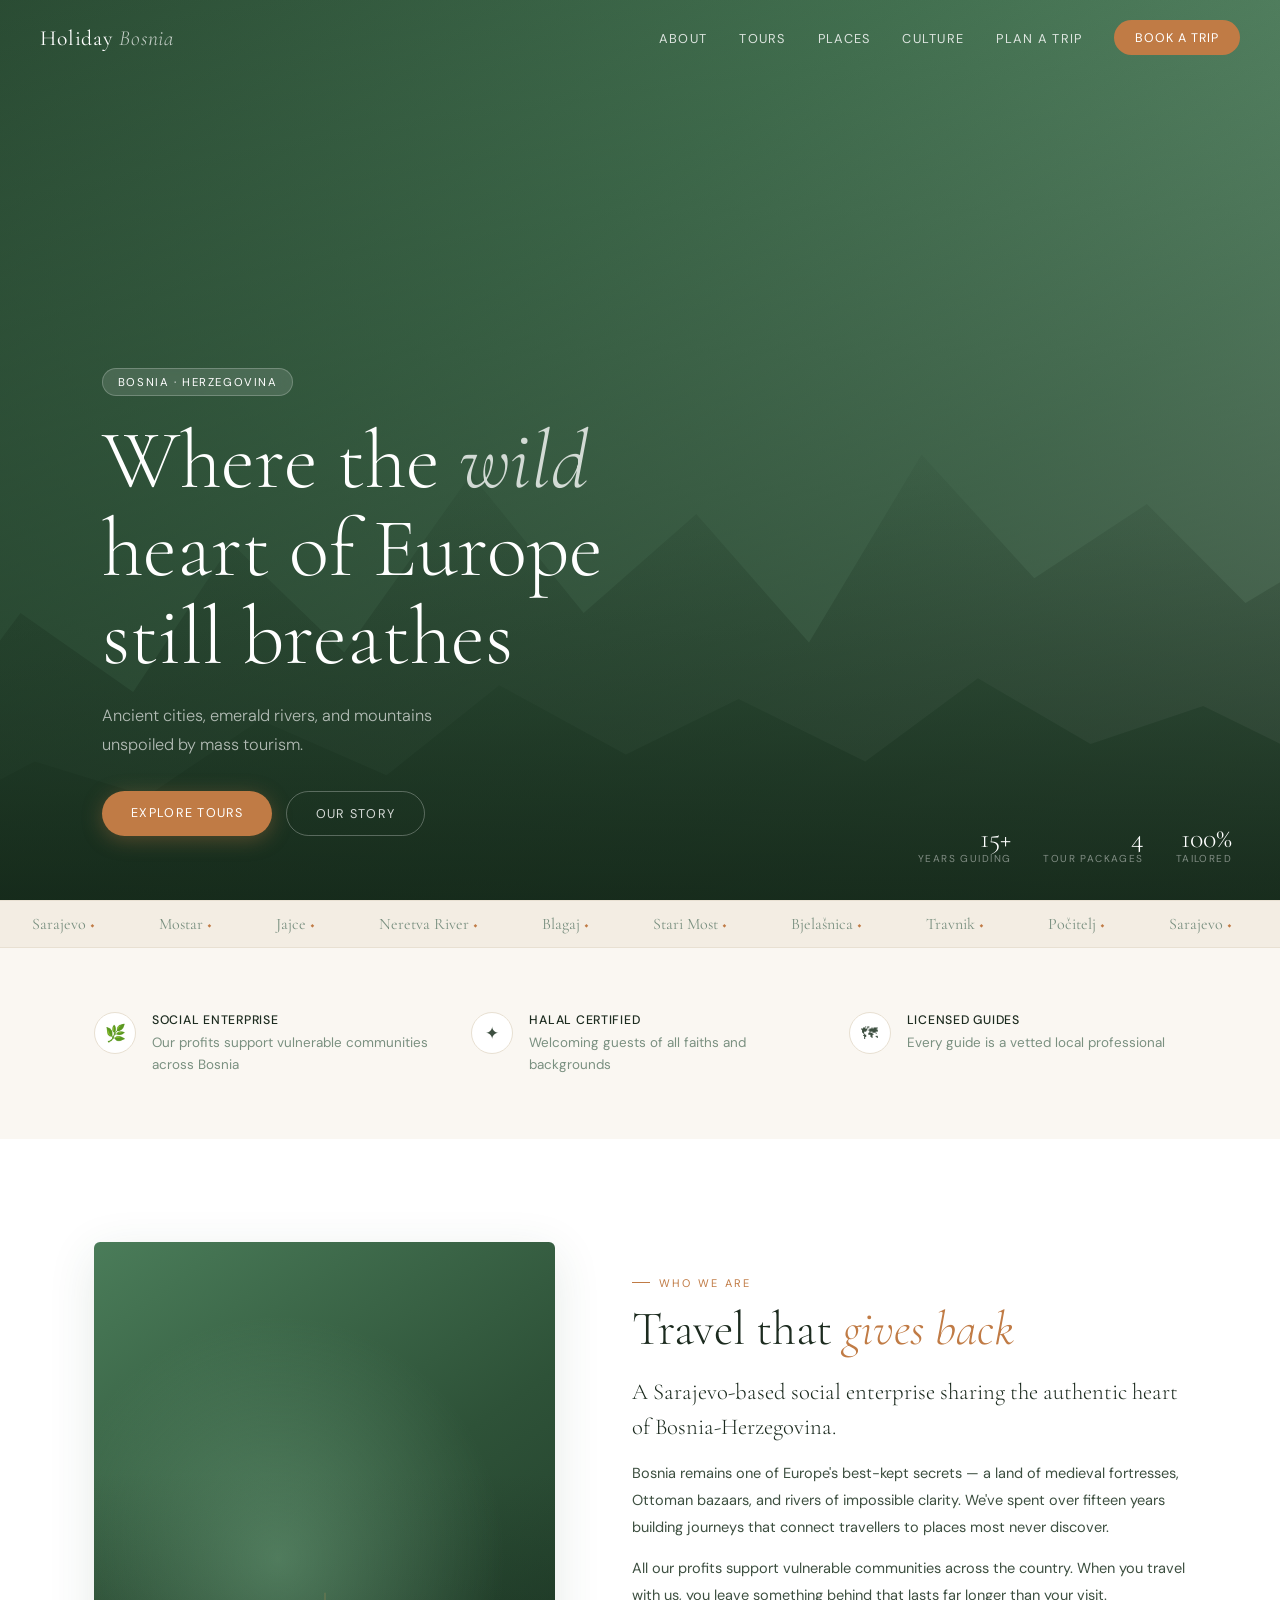
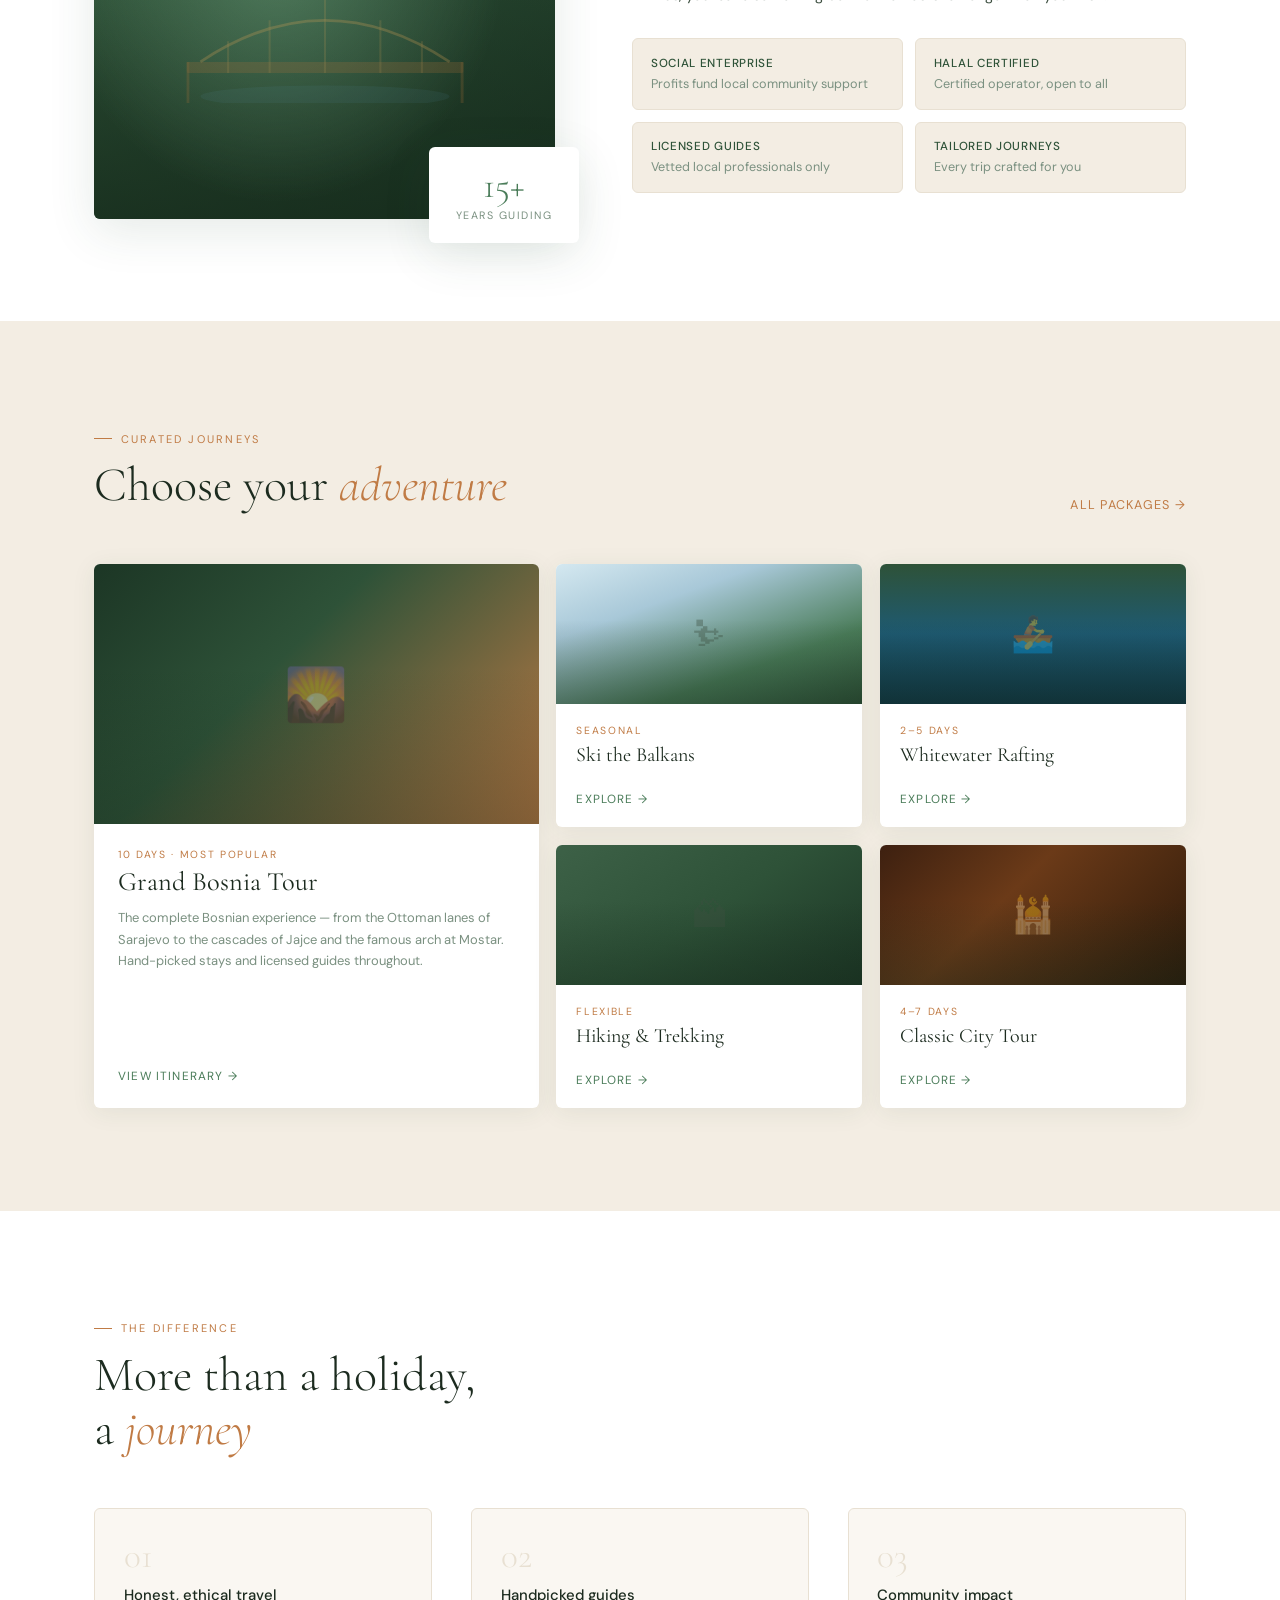
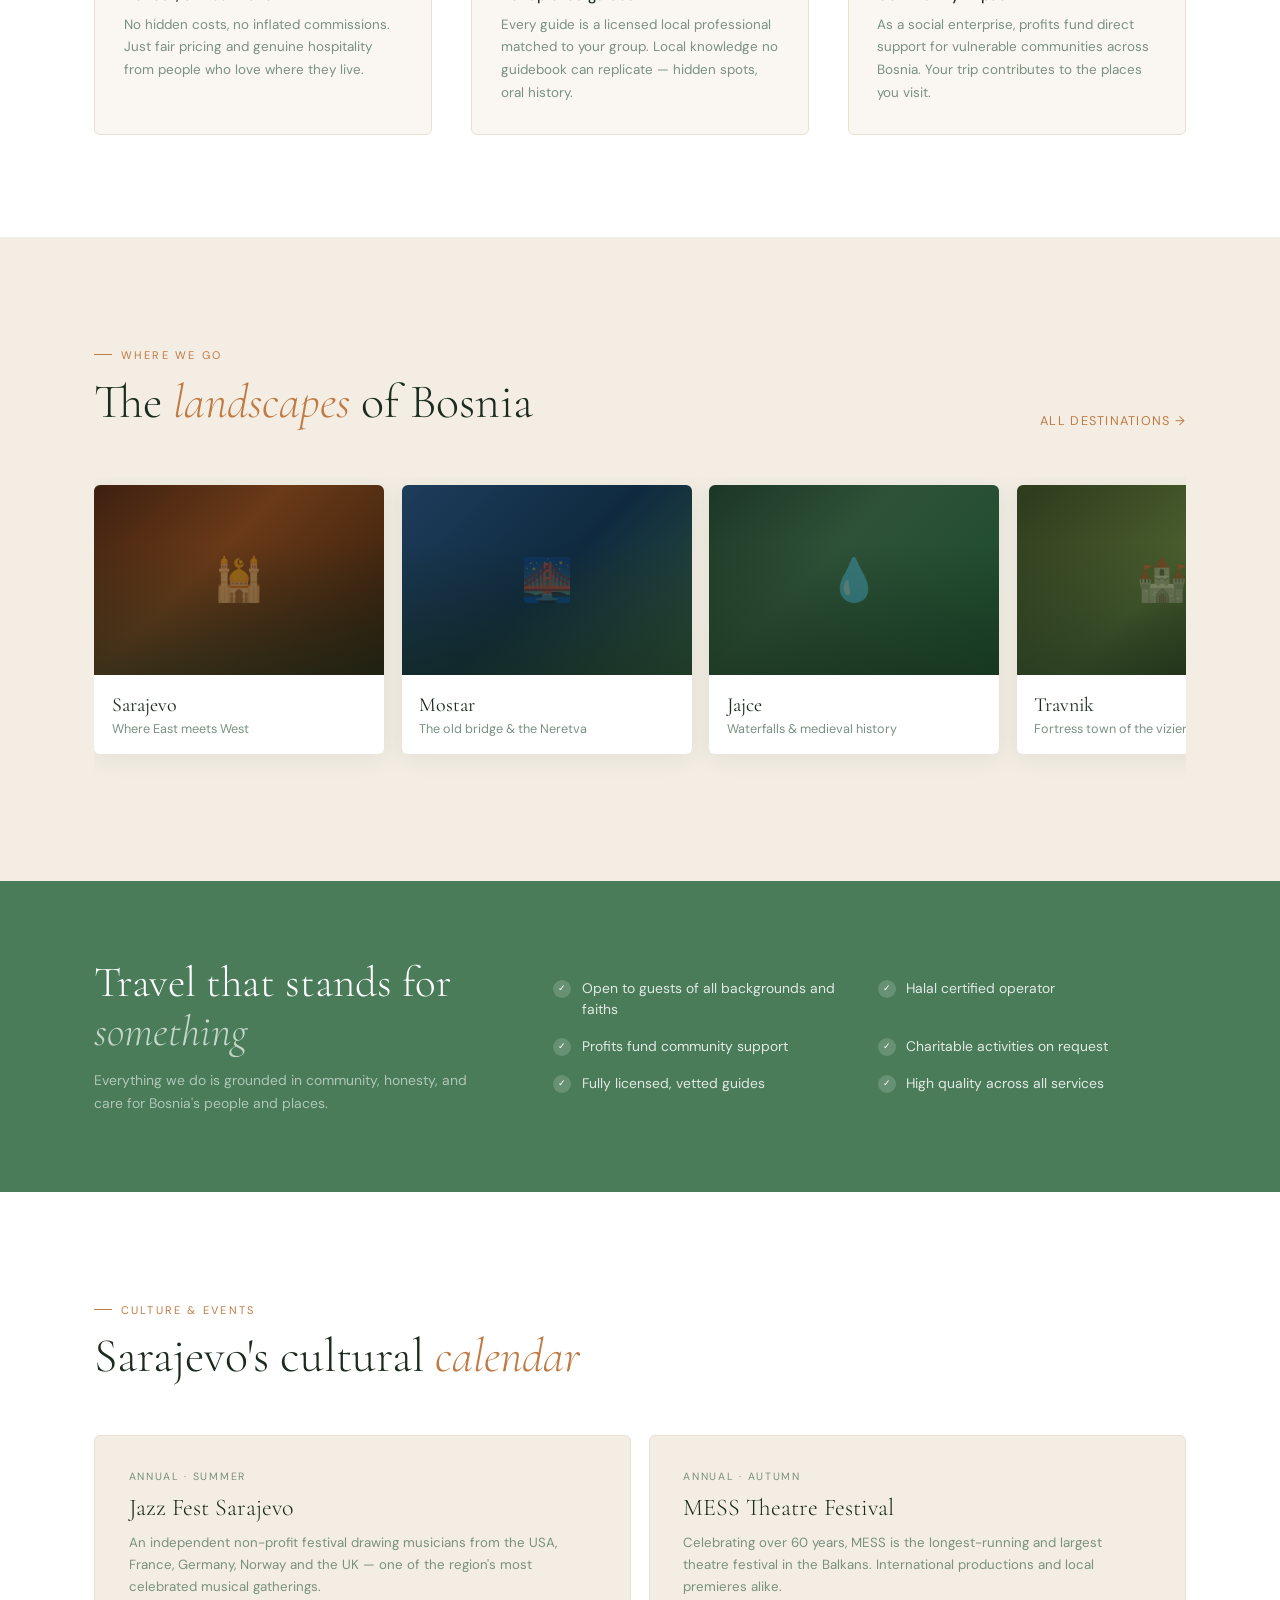
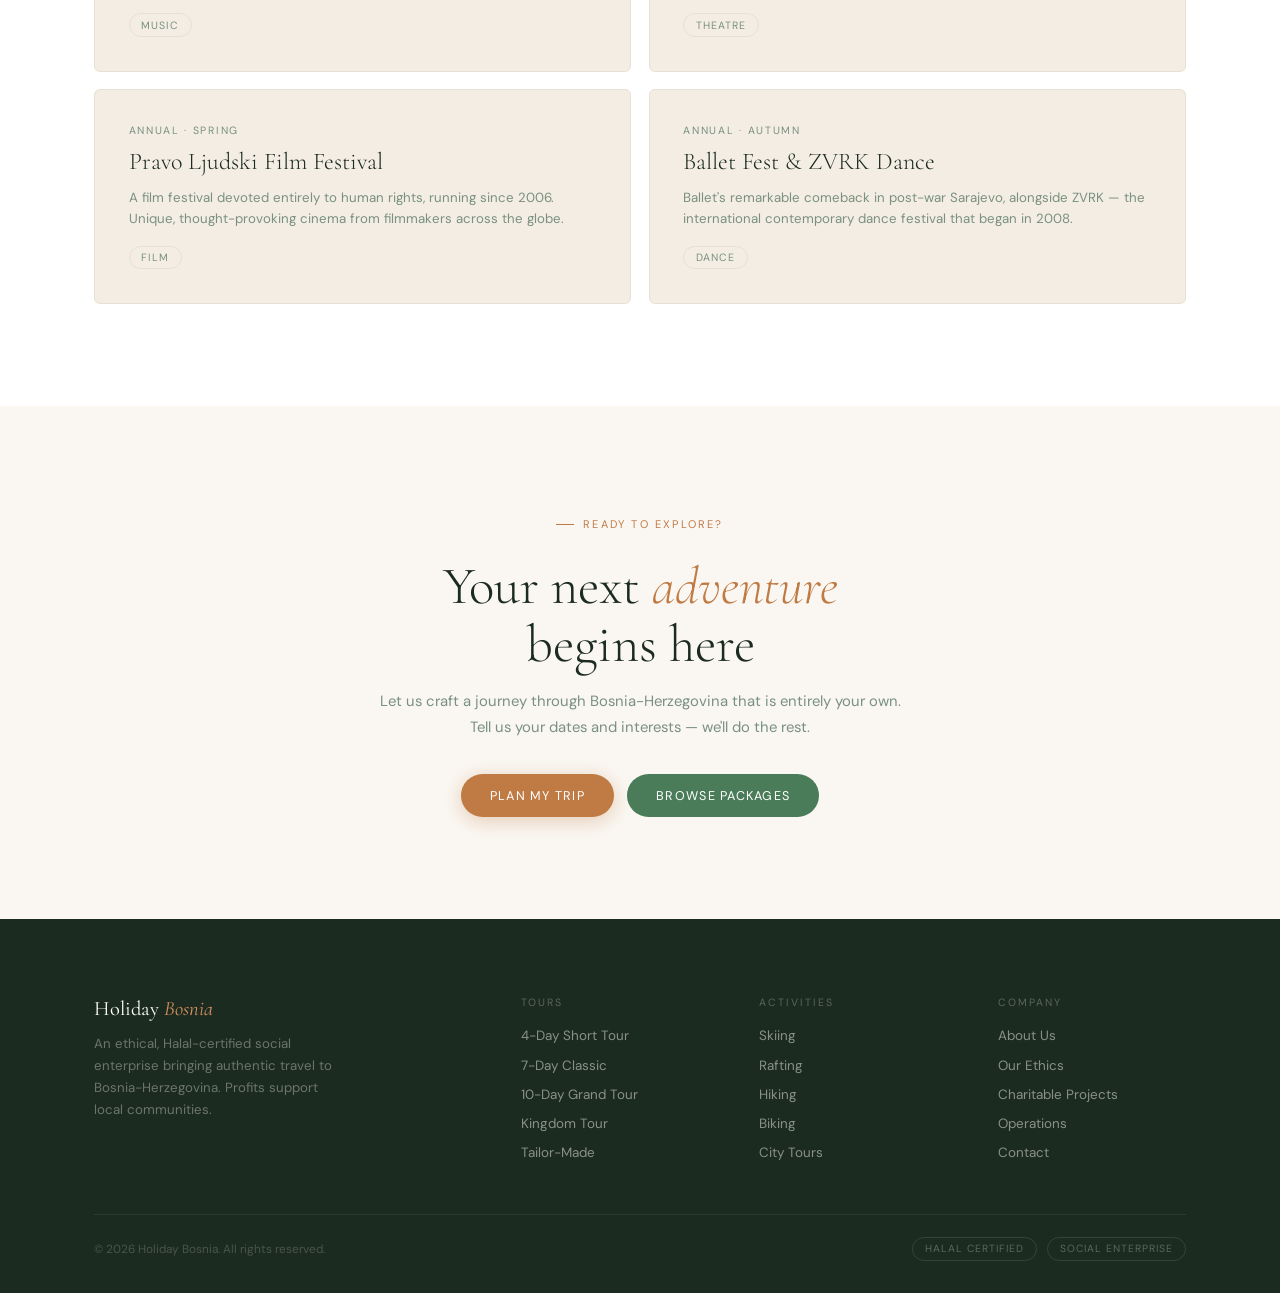
<file: index.html>
<!DOCTYPE html>
<html lang="en">
<head>
<meta charset="UTF-8">
<meta name="viewport" content="width=device-width, initial-scale=1.0">
<title>Holiday Bosnia — Your Next Adventure</title>
<link rel="preconnect" href="https://fonts.googleapis.com">
<link rel="preconnect" href="https://fonts.gstatic.com" crossorigin>
<link href="https://fonts.googleapis.com/css2?family=Cormorant+Garamond:ital,wght@0,300;0,400;0,600;1,300;1,400&family=DM+Sans:opsz,wght@9..40,300;9..40,400;9..40,500&display=swap" rel="stylesheet">
<style>
*, *::before, *::after { box-sizing: border-box; margin: 0; padding: 0; }

:root {
  --sage:    #4a7c59;
  --sage-lt: #6a9c79;
  --sage-dk: #2e5238;
  --copper:  #c07b45;
  --copper-lt: #d49060;
  --cream:   #faf7f2;
  --warm:    #f3ede3;
  --stone:   #e8e0d2;
  --chalk:   #ffffff;
  --ink:     #1c2b1f;
  --body:    #3d4f40;
  --muted:   #7a9080;
  --serif:   'Cormorant Garamond', Georgia, serif;
  --sans:    'DM Sans', sans-serif;
  --radius:  6px;
  --shadow:  0 4px 24px rgba(44,80,56,0.08);
  --shadow-lg: 0 12px 48px rgba(44,80,56,0.12);
}

html { scroll-behavior: smooth; font-size: 16px; }

body {
  font-family: var(--sans);
  background: var(--chalk);
  color: var(--body);
  overflow-x: hidden;
  -webkit-font-smoothing: antialiased;
}

/* ─── NAV ─── */
nav {
  position: fixed; top: 0; left: 0; right: 0; z-index: 200;
  display: flex; align-items: center; justify-content: space-between;
  padding: 1.25rem 2.5rem;
  transition: all 0.35s ease;
}
nav.scrolled {
  background: rgba(255,255,255,0.94);
  backdrop-filter: blur(16px);
  box-shadow: 0 1px 0 rgba(74,124,89,0.1);
  padding: 0.9rem 2.5rem;
}
.nav-logo {
  font-family: var(--serif);
  font-size: 1.35rem;
  font-weight: 400;
  letter-spacing: 0.04em;
  color: #fff;
  text-decoration: none;
  transition: color 0.3s;
  flex-shrink: 0;
}
.nav-logo em { font-style: italic; color: rgba(255,255,255,0.72); font-weight: 300; }
nav.scrolled .nav-logo { color: var(--ink); }
nav.scrolled .nav-logo em { color: var(--copper); }

.nav-right { display: flex; align-items: center; gap: 2rem; }
.nav-links { display: flex; gap: 2rem; list-style: none; }
.nav-links a {
  color: rgba(255,255,255,0.82);
  text-decoration: none;
  font-size: 0.8rem;
  letter-spacing: 0.1em;
  text-transform: uppercase;
  transition: color 0.2s;
}
.nav-links a:hover { color: #fff; }
nav.scrolled .nav-links a { color: var(--muted); }
nav.scrolled .nav-links a:hover { color: var(--ink); }

.nav-cta {
  background: var(--copper);
  color: #fff !important;
  padding: 0.6rem 1.3rem;
  border-radius: 100px;
  font-size: 0.78rem !important;
  letter-spacing: 0.08em !important;
  text-transform: uppercase;
  white-space: nowrap;
  text-decoration: none;
  transition: background 0.2s, transform 0.15s;
}
.nav-cta:hover { background: var(--sage); transform: translateY(-1px); }

.nav-hamburger {
  display: none; flex-direction: column; gap: 5px;
  cursor: pointer; padding: 4px; background: none; border: none;
}
.nav-hamburger span {
  display: block; width: 22px; height: 1.5px;
  background: #fff; transition: all 0.3s; transform-origin: center;
}
nav.scrolled .nav-hamburger span { background: var(--ink); }
.nav-hamburger.open span:nth-child(1) { transform: rotate(45deg) translate(4.5px, 4.5px); }
.nav-hamburger.open span:nth-child(2) { opacity: 0; }
.nav-hamburger.open span:nth-child(3) { transform: rotate(-45deg) translate(4.5px, -4.5px); }

.nav-drawer {
  display: none; position: fixed;
  top: 0; left: 0; right: 0; bottom: 0; z-index: 199;
  background: var(--chalk);
  flex-direction: column; align-items: center; justify-content: center;
  gap: 2rem; opacity: 0; transition: opacity 0.3s;
}
.nav-drawer.open { opacity: 1; }
.nav-drawer a {
  font-family: var(--serif); font-size: 2.2rem; font-weight: 300;
  color: var(--ink); text-decoration: none; transition: color 0.2s;
}
.nav-drawer a:hover { color: var(--copper); }
.nav-drawer .drawer-cta {
  font-family: var(--sans); font-size: 0.85rem;
  background: var(--copper); color: #fff;
  padding: 0.8rem 2.5rem; border-radius: 100px;
  letter-spacing: 0.1em; text-transform: uppercase; margin-top: 0.5rem;
}

/* ─── HERO ─── */
.hero {
  position: relative; height: 100svh; min-height: 600px;
  display: flex; flex-direction: column; justify-content: flex-end; overflow: hidden;
}
.hero-bg {
  position: absolute; inset: 0;
  background:
    linear-gradient(180deg, rgba(20,40,25,0.15) 0%, rgba(20,40,25,0.6) 70%, rgba(20,40,25,0.78) 100%),
    linear-gradient(145deg, #2e5238 0%, #4a7c59 35%, #6a9c79 65%, #a8c9b0 100%);
}
.hero-mountains {
  position: absolute; bottom: 0; left: 0; right: 0; height: 55%;
}
.hero-mountains::before {
  content: ''; position: absolute; bottom: 0; left: -5%; right: -5%; height: 100%;
  background: linear-gradient(180deg, transparent 0%, rgba(20,40,25,0.55) 100%);
  clip-path: polygon(0% 100%,0% 65%,6% 42%,14% 58%,21% 28%,29% 50%,38% 14%,46% 42%,54% 22%,62% 48%,70% 10%,78% 35%,86% 20%,93% 40%,100% 28%,100% 100%);
}
.hero-mountains::after {
  content: ''; position: absolute; bottom: 0; left: -5%; right: -5%; height: 70%;
  background: linear-gradient(180deg, rgba(46,82,56,0.45) 0%, rgba(20,40,25,0.7) 100%);
  clip-path: polygon(0% 100%,0% 75%,7% 60%,15% 70%,23% 48%,32% 64%,40% 38%,49% 58%,57% 42%,66% 60%,74% 36%,82% 55%,90% 44%,97% 58%,100% 48%,100% 100%);
}
.hero-content {
  position: relative; z-index: 2;
  padding: clamp(2rem,5vw,6rem) clamp(1.5rem,8vw,8rem);
  max-width: 820px;
}
.hero-tag {
  display: inline-block;
  background: rgba(255,255,255,0.13); backdrop-filter: blur(8px);
  border: 1px solid rgba(255,255,255,0.22); color: #fff;
  font-size: 0.71rem; letter-spacing: 0.14em; text-transform: uppercase;
  padding: 0.35rem 0.9rem; border-radius: 100px; margin-bottom: 1.3rem;
  opacity: 0; animation: fadeUp 0.7s 0.1s forwards;
}
.hero-title {
  font-family: var(--serif);
  font-size: clamp(2.5rem, 6.5vw, 5.2rem);
  font-weight: 300; line-height: 1.06; color: #fff; margin-bottom: 1.2rem;
  opacity: 0; animation: fadeUp 0.8s 0.3s forwards;
}
.hero-title em { font-style: italic; color: rgba(255,255,255,0.78); }
.hero-sub {
  font-size: clamp(0.88rem,2vw,1.02rem); font-weight: 300;
  color: rgba(255,255,255,0.65); max-width: 400px; line-height: 1.78;
  margin-bottom: 2rem;
  opacity: 0; animation: fadeUp 0.8s 0.5s forwards;
}
.hero-actions {
  display: flex; gap: 0.85rem; flex-wrap: wrap;
  opacity: 0; animation: fadeUp 0.8s 0.65s forwards;
}
.hero-stats {
  position: absolute; bottom: 2.2rem; right: clamp(1.5rem,5vw,3rem); z-index: 2;
  display: flex; gap: 2rem;
  opacity: 0; animation: fadeIn 1s 1s forwards;
}
.hero-stat { text-align: right; }
.hero-stat-n { font-family: var(--serif); font-size: 1.75rem; font-weight: 300; color: #fff; line-height: 1; }
.hero-stat-l { font-size: 0.63rem; letter-spacing: 0.14em; text-transform: uppercase; color: rgba(255,255,255,0.45); }

.btn-primary {
  background: var(--copper); color: #fff;
  padding: 0.82rem 1.8rem; font-size: 0.79rem;
  letter-spacing: 0.1em; text-transform: uppercase;
  text-decoration: none; border-radius: 100px; border: none; cursor: pointer;
  box-shadow: 0 4px 20px rgba(192,123,69,0.35);
  transition: background 0.2s, transform 0.15s, box-shadow 0.2s;
}
.btn-primary:hover { background: var(--copper-lt); transform: translateY(-2px); box-shadow: 0 8px 28px rgba(192,123,69,0.4); }
.btn-outline {
  color: rgba(255,255,255,0.82); padding: 0.82rem 1.8rem;
  font-size: 0.79rem; letter-spacing: 0.1em; text-transform: uppercase;
  text-decoration: none; border-radius: 100px;
  border: 1px solid rgba(255,255,255,0.28);
  transition: background 0.2s, border-color 0.2s;
}
.btn-outline:hover { background: rgba(255,255,255,0.1); border-color: rgba(255,255,255,0.48); }
.btn-sage {
  background: var(--sage); color: #fff;
  padding: 0.82rem 1.8rem; font-size: 0.79rem;
  letter-spacing: 0.1em; text-transform: uppercase;
  text-decoration: none; border-radius: 100px;
  transition: background 0.2s, transform 0.15s;
}
.btn-sage:hover { background: var(--sage-dk); transform: translateY(-2px); }

@keyframes fadeUp { from{opacity:0;transform:translateY(22px)} to{opacity:1;transform:none} }
@keyframes fadeIn { from{opacity:0} to{opacity:1} }

/* ─── MARQUEE ─── */
.marquee {
  background: var(--warm); border-top: 1px solid var(--stone); border-bottom: 1px solid var(--stone);
  padding: 0.8rem 0; overflow: hidden;
}
.marquee-track { display: flex; animation: marquee 28s linear infinite; white-space: nowrap; }
.marquee-item { font-family: var(--serif); font-size: 1rem; color: var(--muted); padding: 0 2rem; flex-shrink: 0; }
.marquee-dot { color: var(--copper); }
@keyframes marquee { from{transform:translateX(0)} to{transform:translateX(-50%)} }

/* ─── SHARED ─── */
.section { padding: clamp(4rem,8vw,7rem) 0; }
.container { max-width: 1220px; margin: 0 auto; padding: 0 clamp(1.5rem,5vw,4rem); }
.eyebrow {
  display: inline-flex; align-items: center; gap: 0.55rem;
  font-size: 0.69rem; letter-spacing: 0.2em; text-transform: uppercase; color: var(--copper); margin-bottom: 0.85rem;
}
.eyebrow::before { content: ''; display: block; width: 18px; height: 1px; background: var(--copper); }
.section-title { font-family: var(--serif); font-size: clamp(1.9rem,4.5vw,3rem); font-weight: 300; line-height: 1.12; color: var(--ink); }
.section-title em { font-style: italic; color: var(--copper); }

/* ─── INTRO STRIP ─── */
.intro { background: var(--cream); padding: clamp(2.5rem,5vw,4.5rem) 0; }
.intro-grid { display: grid; grid-template-columns: repeat(3,1fr); gap: 2.5rem; align-items: start; }
.intro-item { display: flex; align-items: flex-start; gap: 1rem; }
.intro-icon {
  width: 42px; height: 42px; flex-shrink: 0;
  background: #fff; border: 1px solid var(--stone); border-radius: 50%;
  display: flex; align-items: center; justify-content: center; font-size: 1.05rem;
}
.intro-label { font-size: 0.77rem; font-weight: 500; letter-spacing: 0.06em; text-transform: uppercase; color: var(--ink); margin-bottom: 0.3rem; }
.intro-text { font-size: 0.84rem; color: var(--muted); line-height: 1.6; }

/* ─── ABOUT ─── */
.about { background: var(--chalk); }
.about-grid { display: grid; grid-template-columns: 5fr 6fr; gap: clamp(2.5rem,6vw,6rem); align-items: center; }
.about-visual { position: relative; }
.about-img-main {
  border-radius: var(--radius); overflow: hidden; aspect-ratio: 4/5;
  background: linear-gradient(145deg, #4a7c59 0%, #2e5238 50%, #1c3625 100%);
  position: relative; box-shadow: var(--shadow-lg);
}
.about-img-main::after {
  content: ''; position: absolute; inset: 0;
  background: radial-gradient(ellipse 70% 60% at 40% 55%, rgba(106,156,121,0.6) 0%, transparent 70%),
              linear-gradient(180deg, transparent 40%, rgba(20,40,25,0.7) 100%);
}
.bridge-svg { position: absolute; bottom: 20%; left: 50%; transform: translateX(-50%); width: 60%; z-index: 1; opacity: 0.55; }
.about-float {
  position: absolute; bottom: -1.5rem; right: -1.5rem;
  background: #fff; border-radius: var(--radius); padding: 1.3rem 1.7rem;
  box-shadow: var(--shadow-lg); text-align: center; min-width: 120px;
}
.float-num { font-family: var(--serif); font-size: 2.3rem; font-weight: 300; color: var(--sage); line-height: 1; }
.float-lbl { font-size: 0.67rem; letter-spacing: 0.14em; text-transform: uppercase; color: var(--muted); margin-top: 0.2rem; }
.about-lead { font-family: var(--serif); font-size: clamp(1.15rem,2.5vw,1.42rem); font-weight: 300; color: var(--ink); line-height: 1.55; margin: 1.1rem 0 1rem; }
.about-body { font-size: 0.91rem; line-height: 1.85; color: var(--body); margin-bottom: 0.85rem; }
.pillars { display: grid; grid-template-columns: 1fr 1fr; gap: 0.75rem; margin-top: 1.8rem; }
.pillar { padding: 0.95rem 1.1rem; background: var(--warm); border-radius: var(--radius); border: 1px solid var(--stone); }
.pillar-title { font-size: 0.73rem; font-weight: 500; letter-spacing: 0.06em; text-transform: uppercase; color: var(--sage-dk); margin-bottom: 0.25rem; }
.pillar-body { font-size: 0.79rem; color: var(--muted); line-height: 1.5; }

/* ─── TOURS ─── */
.tours { background: var(--warm); }
.tours-header { display: flex; justify-content: space-between; align-items: flex-end; margin-bottom: clamp(2rem,4vw,3.5rem); flex-wrap: wrap; gap: 1rem; }
.text-link { font-size: 0.79rem; letter-spacing: 0.1em; text-transform: uppercase; color: var(--copper); text-decoration: none; display: flex; align-items: center; gap: 0.4rem; transition: gap 0.2s; }
.text-link:hover { gap: 0.7rem; }

.tours-grid { display: grid; grid-template-columns: repeat(12,1fr); gap: 1.1rem; }
.tour-feat { grid-column: span 5; background: #fff; border-radius: var(--radius); overflow: hidden; box-shadow: var(--shadow); cursor: pointer; transition: transform 0.3s, box-shadow 0.3s; display: flex; flex-direction: column; }
.tour-feat:hover { transform: translateY(-4px); box-shadow: var(--shadow-lg); }
.tour-subs { grid-column: span 7; display: grid; grid-template-columns: 1fr 1fr; grid-template-rows: 1fr 1fr; gap: 1.1rem; }
.tour-sub { background: #fff; border-radius: var(--radius); overflow: hidden; box-shadow: var(--shadow); cursor: pointer; transition: transform 0.3s, box-shadow 0.3s; display: flex; flex-direction: column; }
.tour-sub:hover { transform: translateY(-4px); box-shadow: var(--shadow-lg); }

.t-img { position: relative; overflow: hidden; flex-shrink: 0; }
.tour-feat .t-img { height: 260px; }
.tour-sub .t-img { height: 140px; }
.t-img-inner { position: absolute; inset: 0; transition: transform 0.5s; }
.tour-feat:hover .t-img-inner, .tour-sub:hover .t-img-inner { transform: scale(1.05); }
.t-img-inner::after { content: ''; position: absolute; inset: 0; background: linear-gradient(180deg, transparent 40%, rgba(20,40,25,0.35) 100%); }
.t-emoji { position: absolute; top: 50%; left: 50%; transform: translate(-50%,-50%); font-size: 2.2rem; opacity: 0.38; z-index: 1; }
.tour-feat .t-emoji { font-size: 3.2rem; }

.bg-grand { background: linear-gradient(135deg, #1c3625 0%, #2e5238 40%, #c07b45 100%); }
.bg-ski   { background: linear-gradient(160deg, #d4e8f0 0%, #a8c8d8 30%, #4a7c59 70%, #2e5238 100%); }
.bg-raft  { background: linear-gradient(180deg, #2e5238 0%, #1e5a72 50%, #0f3848 100%); }
.bg-hike  { background: linear-gradient(145deg, #3d6147 0%, #2e5238 50%, #1c3625 100%); }
.bg-city  { background: linear-gradient(135deg, #3d2010 0%, #6b3a18 40%, #2d1a0a 100%); }

.t-body { padding: 1.25rem; flex: 1; display: flex; flex-direction: column; }
.tour-feat .t-body { padding: 1.5rem; }
.t-dur { font-size: 0.65rem; letter-spacing: 0.16em; text-transform: uppercase; color: var(--copper); margin-bottom: 0.38rem; }
.t-name { font-family: var(--serif); font-size: 1.25rem; font-weight: 400; color: var(--ink); line-height: 1.2; margin-bottom: 0.5rem; }
.tour-feat .t-name { font-size: 1.65rem; }
.t-desc { font-size: 0.81rem; color: var(--muted); line-height: 1.65; flex: 1; }
.t-more { margin-top: 1rem; font-size: 0.74rem; letter-spacing: 0.1em; text-transform: uppercase; color: var(--sage); text-decoration: none; display: inline-flex; align-items: center; gap: 0.3rem; transition: gap 0.2s; }
.t-more:hover { gap: 0.6rem; }

/* ─── WHY ─── */
.why { background: var(--chalk); }
.why-grid { display: grid; grid-template-columns: repeat(3,1fr); gap: clamp(1.2rem,3vw,2.5rem); margin-top: clamp(2.5rem,4vw,3.5rem); }
.why-item { padding: 1.8rem; background: var(--cream); border-radius: var(--radius); border: 1px solid var(--stone); }
.why-num { font-family: var(--serif); font-size: 2.2rem; font-weight: 300; color: var(--stone); line-height: 1; margin-bottom: 0.75rem; }
.why-title { font-size: 0.93rem; font-weight: 500; color: var(--ink); margin-bottom: 0.55rem; }
.why-body { font-size: 0.84rem; color: var(--muted); line-height: 1.7; }

/* ─── DESTINATIONS ─── */
.dests { background: var(--warm); }
.dest-header { display: flex; justify-content: space-between; align-items: flex-end; margin-bottom: clamp(2rem,4vw,3rem); flex-wrap: wrap; gap: 1rem; }
.dest-scroller { overflow-x: auto; cursor: grab; padding: 0.5rem 0 1.5rem; scrollbar-width: none; }
.dest-scroller::-webkit-scrollbar { display: none; }
.dest-track { display: flex; gap: 1.1rem; width: max-content; }
.dest-card { width: clamp(230px,30vw,290px); flex-shrink: 0; border-radius: var(--radius); overflow: hidden; box-shadow: var(--shadow); background: #fff; cursor: pointer; transition: transform 0.3s, box-shadow 0.3s; }
.dest-card:hover { transform: translateY(-4px); box-shadow: var(--shadow-lg); }
.dest-img { height: 190px; position: relative; overflow: hidden; }
.dest-img-inner { position: absolute; inset: 0; transition: transform 0.5s; }
.dest-card:hover .dest-img-inner { transform: scale(1.07); }
.dest-img-inner::after { content: ''; position: absolute; inset: 0; background: linear-gradient(180deg, transparent 30%, rgba(20,40,25,0.55) 100%); }
.dest-emoji { position: absolute; top: 50%; left: 50%; transform: translate(-50%,-50%); font-size: 2.6rem; opacity: 0.33; z-index: 1; }
.dest-body { padding: 1.1rem; }
.dest-name { font-family: var(--serif); font-size: 1.25rem; font-weight: 400; color: var(--ink); margin-bottom: 0.18rem; }
.dest-tagline { font-size: 0.79rem; color: var(--muted); }

.bg-sarajevo { background: linear-gradient(135deg, #3d2010 0%, #6b3a18 40%, #2d1a0a 100%); }
.bg-mostar   { background: linear-gradient(135deg, #1e3d5c 0%, #0f2a40 50%, #2e5238 100%); }
.bg-jajce    { background: linear-gradient(135deg, #1c3625 0%, #2e5238 40%, #1a4a2a 100%); }
.bg-travnik  { background: linear-gradient(135deg, #2e3a1c 0%, #4a5e2e 50%, #1e2e10 100%); }
.bg-pocitelj { background: linear-gradient(135deg, #3d3010 0%, #5e4a18 50%, #2d2008 100%); }

/* ─── ETHICS ─── */
.ethics { background: var(--sage); padding: clamp(3.5rem,6vw,5rem) 0; }
.ethics-grid { display: grid; grid-template-columns: 1fr 1.6fr; gap: clamp(2.5rem,5vw,6rem); align-items: center; }
.ethics-title { font-family: var(--serif); font-size: clamp(1.8rem,4vw,2.7rem); font-weight: 300; color: #fff; line-height: 1.15; }
.ethics-title em { font-style: italic; color: rgba(255,255,255,0.68); }
.ethics-sub { font-size: 0.87rem; color: rgba(255,255,255,0.56); margin-top: 0.75rem; line-height: 1.65; }
.ethics-list { display: grid; grid-template-columns: 1fr 1fr; gap: 1rem; list-style: none; }
.ethics-item { display: flex; gap: 0.65rem; align-items: flex-start; font-size: 0.87rem; color: rgba(255,255,255,0.83); line-height: 1.5; }
.ethics-check { width: 18px; height: 18px; flex-shrink: 0; background: rgba(255,255,255,0.16); border-radius: 50%; display: flex; align-items: center; justify-content: center; font-size: 0.58rem; color: #fff; margin-top: 0.1rem; }

/* ─── FESTIVALS ─── */
.festivals { background: var(--chalk); }
.fest-grid { display: grid; grid-template-columns: repeat(2,1fr); gap: 1.1rem; margin-top: clamp(2.5rem,4vw,3.5rem); }
.fest-card { background: var(--warm); border: 1px solid var(--stone); border-radius: var(--radius); padding: clamp(1.4rem,3vw,2.1rem); transition: border-color 0.2s, box-shadow 0.2s; cursor: pointer; }
.fest-card:hover { border-color: var(--copper); box-shadow: var(--shadow); }
.fest-season { font-size: 0.66rem; letter-spacing: 0.16em; text-transform: uppercase; color: var(--muted); margin-bottom: 0.65rem; }
.fest-name { font-family: var(--serif); font-size: clamp(1.25rem,2.5vw,1.5rem); font-weight: 300; color: var(--ink); margin-bottom: 0.65rem; }
.fest-desc { font-size: 0.83rem; color: var(--muted); line-height: 1.65; }
.fest-pill { display: inline-block; margin-top: 0.95rem; font-size: 0.66rem; letter-spacing: 0.1em; text-transform: uppercase; padding: 0.27rem 0.72rem; border: 1px solid var(--stone); color: var(--muted); border-radius: 100px; }

/* ─── CTA ─── */
.cta { background: var(--cream); padding: clamp(4rem,8vw,7rem) 0; text-align: center; }
.cta-inner { max-width: 540px; margin: 0 auto; }
.cta-title { font-family: var(--serif); font-size: clamp(2rem,5vw,3.3rem); font-weight: 300; color: var(--ink); line-height: 1.1; margin: 0.75rem 0 0.95rem; }
.cta-title em { font-style: italic; color: var(--copper); }
.cta-body { font-size: 0.93rem; color: var(--muted); line-height: 1.75; margin-bottom: 2.1rem; }
.cta-actions { display: flex; gap: 0.85rem; justify-content: center; flex-wrap: wrap; }

/* ─── FOOTER ─── */
footer { background: var(--ink); padding: clamp(3rem,6vw,5rem) 0 clamp(1.5rem,3vw,2rem); }
.footer-grid { display: grid; grid-template-columns: 2fr 1fr 1fr 1fr; gap: clamp(2rem,4vw,4rem); margin-bottom: clamp(2.5rem,4vw,3.5rem); }
.footer-logo { font-family: var(--serif); font-size: 1.28rem; font-weight: 400; color: #fff; margin-bottom: 0.75rem; }
.footer-logo em { font-style: italic; color: var(--copper-lt); }
.footer-tagline { font-size: 0.83rem; color: rgba(255,255,255,0.35); line-height: 1.65; max-width: 250px; }
.footer-heading { font-size: 0.66rem; letter-spacing: 0.18em; text-transform: uppercase; color: rgba(255,255,255,0.28); margin-bottom: 0.95rem; }
.footer-links { list-style: none; display: flex; flex-direction: column; gap: 0.52rem; }
.footer-links a { font-size: 0.84rem; color: rgba(255,255,255,0.48); text-decoration: none; transition: color 0.2s; }
.footer-links a:hover { color: #fff; }
.footer-bottom { border-top: 1px solid rgba(255,255,255,0.07); padding-top: 1.4rem; display: flex; justify-content: space-between; align-items: center; flex-wrap: wrap; gap: 1rem; }
.footer-copy { font-size: 0.74rem; color: rgba(255,255,255,0.2); }
.footer-badges { display: flex; gap: 0.65rem; }
.badge { font-size: 0.65rem; letter-spacing: 0.1em; text-transform: uppercase; padding: 0.27rem 0.72rem; border: 1px solid rgba(255,255,255,0.11); color: rgba(255,255,255,0.28); border-radius: 100px; }

/* ─── ANIMATIONS ─── */
.reveal { opacity: 0; transform: translateY(22px); transition: opacity 0.65s ease, transform 0.65s ease; }
.reveal.v { opacity: 1; transform: none; }
.d1 { transition-delay: 0.08s; }
.d2 { transition-delay: 0.16s; }
.d3 { transition-delay: 0.24s; }
.d4 { transition-delay: 0.32s; }

/* ─── RESPONSIVE ─── */
@media (max-width: 920px) {
  .nav-links, .nav-cta { display: none; }
  .nav-hamburger { display: flex; }
  .intro-grid { grid-template-columns: 1fr; gap: 1.5rem; }
  .about-grid { grid-template-columns: 1fr; gap: 3rem; }
  .about-visual { max-width: 460px; margin: 0 auto; width: 100%; }
  .about-img-main { aspect-ratio: 3/2; }
  .about-float { right: 0; bottom: -1rem; }
  .tours-grid { display: flex; flex-direction: column; }
  .tour-feat, .tour-subs { width: 100%; }
  .tour-subs { display: grid; grid-template-columns: 1fr 1fr; grid-template-rows: auto auto; gap: 1.1rem; }
  .why-grid { grid-template-columns: 1fr; gap: 1rem; }
  .ethics-grid { grid-template-columns: 1fr; gap: 2rem; }
  .ethics-list { grid-template-columns: 1fr; }
  .fest-grid { grid-template-columns: 1fr; }
  .footer-grid { grid-template-columns: 1fr 1fr; }
  .footer-grid > div:first-child { grid-column: span 2; }
  .hero-stats { display: none; }
}

@media (max-width: 560px) {
  .pillars { grid-template-columns: 1fr; }
  .tour-subs { grid-template-columns: 1fr; }
  .footer-grid { grid-template-columns: 1fr; }
  .footer-grid > div:first-child { grid-column: unset; }
  .cta-actions, .hero-actions { flex-direction: column; align-items: center; }
  .hero-actions { align-items: flex-start; }
  nav { padding: 1.1rem 1.25rem; }
  nav.scrolled { padding: 0.8rem 1.25rem; }
}
</style>
</head>
<body>

<!-- NAV -->
<nav id="nav">
  <a href="#" class="nav-logo">Holiday <em>Bosnia</em></a>
  <div class="nav-right">
    <ul class="nav-links">
      <li><a href="#about">About</a></li>
      <li><a href="#tours">Tours</a></li>
      <li><a href="#destinations">Places</a></li>
      <li><a href="#festivals">Culture</a></li>
      <li><a href="trip-planner.html">Plan a Trip</a></li>
    </ul>
    <a href="trip-planner.html" class="nav-cta">Book a Trip</a>
    <button class="nav-hamburger" id="hamburger" aria-label="Open menu">
      <span></span><span></span><span></span>
    </button>
  </div>
</nav>

<div class="nav-drawer" id="drawer">
  <a href="#about">About</a>
  <a href="#tours">Tours</a>
  <a href="#destinations">Places</a>
  <a href="#festivals">Culture</a>
  <a href="trip-planner.html">Plan a Trip</a>
  <a href="trip-planner.html" class="drawer-cta">Book a Trip</a>
</div>

<!-- HERO -->
<section class="hero">
  <div class="hero-bg"></div>
  <div class="hero-mountains"></div>
  <div class="hero-content">
    <div class="hero-tag">Bosnia · Herzegovina</div>
    <h1 class="hero-title">Where the <em>wild</em><br>heart of Europe<br>still breathes</h1>
    <p class="hero-sub">Ancient cities, emerald rivers, and mountains unspoiled by mass tourism.</p>
    <div class="hero-actions">
      <a href="#tours" class="btn-primary">Explore Tours</a>
      <a href="#about" class="btn-outline">Our Story</a>
    </div>
  </div>
  <div class="hero-stats">
    <div class="hero-stat"><div class="hero-stat-n">15+</div><div class="hero-stat-l">Years guiding</div></div>
    <div class="hero-stat"><div class="hero-stat-n">4</div><div class="hero-stat-l">Tour packages</div></div>
    <div class="hero-stat"><div class="hero-stat-n">100%</div><div class="hero-stat-l">Tailored</div></div>
  </div>
</section>

<!-- MARQUEE -->
<div class="marquee">
  <div class="marquee-track">
    <span class="marquee-item">Sarajevo <span class="marquee-dot">◆</span></span>
    <span class="marquee-item">Mostar <span class="marquee-dot">◆</span></span>
    <span class="marquee-item">Jajce <span class="marquee-dot">◆</span></span>
    <span class="marquee-item">Neretva River <span class="marquee-dot">◆</span></span>
    <span class="marquee-item">Blagaj <span class="marquee-dot">◆</span></span>
    <span class="marquee-item">Stari Most <span class="marquee-dot">◆</span></span>
    <span class="marquee-item">Bjelašnica <span class="marquee-dot">◆</span></span>
    <span class="marquee-item">Travnik <span class="marquee-dot">◆</span></span>
    <span class="marquee-item">Počitelj <span class="marquee-dot">◆</span></span>
    <span class="marquee-item">Sarajevo <span class="marquee-dot">◆</span></span>
    <span class="marquee-item">Mostar <span class="marquee-dot">◆</span></span>
    <span class="marquee-item">Jajce <span class="marquee-dot">◆</span></span>
    <span class="marquee-item">Neretva River <span class="marquee-dot">◆</span></span>
    <span class="marquee-item">Blagaj <span class="marquee-dot">◆</span></span>
    <span class="marquee-item">Stari Most <span class="marquee-dot">◆</span></span>
    <span class="marquee-item">Bjelašnica <span class="marquee-dot">◆</span></span>
    <span class="marquee-item">Travnik <span class="marquee-dot">◆</span></span>
    <span class="marquee-item">Počitelj <span class="marquee-dot">◆</span></span>
  </div>
</div>

<!-- INTRO STRIP -->
<div class="intro">
  <div class="container">
    <div class="intro-grid">
      <div class="intro-item reveal"><div class="intro-icon">🌿</div><div><div class="intro-label">Social Enterprise</div><div class="intro-text">Our profits support vulnerable communities across Bosnia</div></div></div>
      <div class="intro-item reveal d1"><div class="intro-icon">✦</div><div><div class="intro-label">Halal Certified</div><div class="intro-text">Welcoming guests of all faiths and backgrounds</div></div></div>
      <div class="intro-item reveal d2"><div class="intro-icon">🗺</div><div><div class="intro-label">Licensed Guides</div><div class="intro-text">Every guide is a vetted local professional</div></div></div>
    </div>
  </div>
</div>

<!-- ABOUT -->
<section class="section about" id="about">
  <div class="container">
    <div class="about-grid">
      <div class="about-visual reveal">
        <div class="about-img-main">
          <svg class="bridge-svg" viewBox="0 0 200 100" fill="none" xmlns="http://www.w3.org/2000/svg">
            <path d="M10 70 Q100 10 190 70" stroke="rgba(212,160,86,0.5)" stroke-width="2" fill="none"/>
            <rect x="0" y="70" width="200" height="8" fill="rgba(181,115,58,0.4)" rx="1"/>
            <line x1="0" y1="70" x2="0" y2="100" stroke="rgba(181,115,58,0.4)" stroke-width="4"/>
            <line x1="200" y1="70" x2="200" y2="100" stroke="rgba(181,115,58,0.4)" stroke-width="4"/>
            <line x1="30" y1="78" x2="30" y2="55" stroke="rgba(212,160,86,0.3)" stroke-width="1.5"/>
            <line x1="60" y1="78" x2="60" y2="40" stroke="rgba(212,160,86,0.3)" stroke-width="1.5"/>
            <line x1="100" y1="78" x2="100" y2="20" stroke="rgba(212,160,86,0.3)" stroke-width="1.5"/>
            <line x1="140" y1="78" x2="140" y2="40" stroke="rgba(212,160,86,0.3)" stroke-width="1.5"/>
            <line x1="170" y1="78" x2="170" y2="55" stroke="rgba(212,160,86,0.3)" stroke-width="1.5"/>
            <ellipse cx="100" cy="95" rx="90" ry="8" fill="rgba(100,160,200,0.15)"/>
          </svg>
        </div>
        <div class="about-float">
          <div class="float-num">15+</div>
          <div class="float-lbl">Years guiding</div>
        </div>
      </div>
      <div class="about-text">
        <div class="eyebrow reveal">Who We Are</div>
        <h2 class="section-title reveal">Travel that <em>gives back</em></h2>
        <p class="about-lead reveal">A Sarajevo-based social enterprise sharing the authentic heart of Bosnia-Herzegovina.</p>
        <p class="about-body reveal">Bosnia remains one of Europe's best-kept secrets — a land of medieval fortresses, Ottoman bazaars, and rivers of impossible clarity. We've spent over fifteen years building journeys that connect travellers to places most never discover.</p>
        <p class="about-body reveal">All our profits support vulnerable communities across the country. When you travel with us, you leave something behind that lasts far longer than your visit.</p>
        <div class="pillars reveal">
          <div class="pillar"><div class="pillar-title">Social Enterprise</div><div class="pillar-body">Profits fund local community support</div></div>
          <div class="pillar"><div class="pillar-title">Halal Certified</div><div class="pillar-body">Certified operator, open to all</div></div>
          <div class="pillar"><div class="pillar-title">Licensed Guides</div><div class="pillar-body">Vetted local professionals only</div></div>
          <div class="pillar"><div class="pillar-title">Tailored Journeys</div><div class="pillar-body">Every trip crafted for you</div></div>
        </div>
      </div>
    </div>
  </div>
</section>

<!-- TOURS -->
<section class="section tours" id="tours">
  <div class="container">
    <div class="tours-header">
      <div><div class="eyebrow reveal">Curated Journeys</div><h2 class="section-title reveal">Choose your <em>adventure</em></h2></div>
      <a href="pricing-agent.html" class="text-link reveal">All packages →</a>
    </div>
    <div class="tours-grid reveal">
      <div class="tour-feat">
        <div class="t-img"><div class="t-img-inner bg-grand"></div><div class="t-emoji">🌄</div></div>
        <div class="t-body">
          <div class="t-dur">10 Days · Most Popular</div>
          <div class="t-name">Grand Bosnia Tour</div>
          <div class="t-desc">The complete Bosnian experience — from the Ottoman lanes of Sarajevo to the cascades of Jajce and the famous arch at Mostar. Hand-picked stays and licensed guides throughout.</div>
          <a href="trip-planner.html" class="t-more">View itinerary →</a>
        </div>
      </div>
      <div class="tour-subs">
        <div class="tour-sub">
          <div class="t-img"><div class="t-img-inner bg-ski"></div><div class="t-emoji">⛷</div></div>
          <div class="t-body"><div class="t-dur">Seasonal</div><div class="t-name">Ski the Balkans</div><a href="trip-planner.html" class="t-more">Explore →</a></div>
        </div>
        <div class="tour-sub">
          <div class="t-img"><div class="t-img-inner bg-raft"></div><div class="t-emoji">🚣</div></div>
          <div class="t-body"><div class="t-dur">2–5 Days</div><div class="t-name">Whitewater Rafting</div><a href="trip-planner.html" class="t-more">Explore →</a></div>
        </div>
        <div class="tour-sub">
          <div class="t-img"><div class="t-img-inner bg-hike"></div><div class="t-emoji">🏔</div></div>
          <div class="t-body"><div class="t-dur">Flexible</div><div class="t-name">Hiking & Trekking</div><a href="trip-planner.html" class="t-more">Explore →</a></div>
        </div>
        <div class="tour-sub">
          <div class="t-img"><div class="t-img-inner bg-city"></div><div class="t-emoji">🕌</div></div>
          <div class="t-body"><div class="t-dur">4–7 Days</div><div class="t-name">Classic City Tour</div><a href="trip-planner.html" class="t-more">Explore →</a></div>
        </div>
      </div>
    </div>
  </div>
</section>

<!-- WHY -->
<section class="section why">
  <div class="container">
    <div style="max-width:500px"><div class="eyebrow reveal">The Difference</div><h2 class="section-title reveal">More than a holiday,<br>a <em>journey</em></h2></div>
    <div class="why-grid">
      <div class="why-item reveal d1"><div class="why-num">01</div><div class="why-title">Honest, ethical travel</div><div class="why-body">No hidden costs, no inflated commissions. Just fair pricing and genuine hospitality from people who love where they live.</div></div>
      <div class="why-item reveal d2"><div class="why-num">02</div><div class="why-title">Handpicked guides</div><div class="why-body">Every guide is a licensed local professional matched to your group. Local knowledge no guidebook can replicate — hidden spots, oral history.</div></div>
      <div class="why-item reveal d3"><div class="why-num">03</div><div class="why-title">Community impact</div><div class="why-body">As a social enterprise, profits fund direct support for vulnerable communities across Bosnia. Your trip contributes to the places you visit.</div></div>
    </div>
  </div>
</section>

<!-- DESTINATIONS -->
<section class="section dests" id="destinations">
  <div class="container">
    <div class="dest-header">
      <div><div class="eyebrow reveal">Where We Go</div><h2 class="section-title reveal">The <em>landscapes</em> of Bosnia</h2></div>
      <a href="trip-planner.html" class="text-link reveal">All destinations →</a>
    </div>
    <div class="dest-scroller" id="destScroll">
      <div class="dest-track">
        <div class="dest-card reveal"><div class="dest-img"><div class="dest-img-inner bg-sarajevo"></div><div class="dest-emoji">🕌</div></div><div class="dest-body"><div class="dest-name">Sarajevo</div><div class="dest-tagline">Where East meets West</div></div></div>
        <div class="dest-card reveal d1"><div class="dest-img"><div class="dest-img-inner bg-mostar"></div><div class="dest-emoji">🌉</div></div><div class="dest-body"><div class="dest-name">Mostar</div><div class="dest-tagline">The old bridge & the Neretva</div></div></div>
        <div class="dest-card reveal d2"><div class="dest-img"><div class="dest-img-inner bg-jajce"></div><div class="dest-emoji">💧</div></div><div class="dest-body"><div class="dest-name">Jajce</div><div class="dest-tagline">Waterfalls & medieval history</div></div></div>
        <div class="dest-card reveal d3"><div class="dest-img"><div class="dest-img-inner bg-travnik"></div><div class="dest-emoji">🏰</div></div><div class="dest-body"><div class="dest-name">Travnik</div><div class="dest-tagline">Fortress town of the viziers</div></div></div>
        <div class="dest-card reveal d4"><div class="dest-img"><div class="dest-img-inner bg-pocitelj"></div><div class="dest-emoji">🗿</div></div><div class="dest-body"><div class="dest-name">Počitelj</div><div class="dest-tagline">A living Ottoman village</div></div></div>
      </div>
    </div>
  </div>
</section>

<!-- ETHICS -->
<div class="ethics">
  <div class="container">
    <div class="ethics-grid">
      <div class="reveal"><h2 class="ethics-title">Travel that stands for <em>something</em></h2><p class="ethics-sub">Everything we do is grounded in community, honesty, and care for Bosnia's people and places.</p></div>
      <ul class="ethics-list reveal">
        <li class="ethics-item"><span class="ethics-check">✓</span>Open to guests of all backgrounds and faiths</li>
        <li class="ethics-item"><span class="ethics-check">✓</span>Halal certified operator</li>
        <li class="ethics-item"><span class="ethics-check">✓</span>Profits fund community support</li>
        <li class="ethics-item"><span class="ethics-check">✓</span>Charitable activities on request</li>
        <li class="ethics-item"><span class="ethics-check">✓</span>Fully licensed, vetted guides</li>
        <li class="ethics-item"><span class="ethics-check">✓</span>High quality across all services</li>
      </ul>
    </div>
  </div>
</div>

<!-- FESTIVALS -->
<section class="section festivals" id="festivals">
  <div class="container">
    <div style="max-width:520px"><div class="eyebrow reveal">Culture & Events</div><h2 class="section-title reveal">Sarajevo's cultural <em>calendar</em></h2></div>
    <div class="fest-grid">
      <div class="fest-card reveal"><div class="fest-season">Annual · Summer</div><div class="fest-name">Jazz Fest Sarajevo</div><div class="fest-desc">An independent non-profit festival drawing musicians from the USA, France, Germany, Norway and the UK — one of the region's most celebrated musical gatherings.</div><span class="fest-pill">Music</span></div>
      <div class="fest-card reveal d1"><div class="fest-season">Annual · Autumn</div><div class="fest-name">MESS Theatre Festival</div><div class="fest-desc">Celebrating over 60 years, MESS is the longest-running and largest theatre festival in the Balkans. International productions and local premieres alike.</div><span class="fest-pill">Theatre</span></div>
      <div class="fest-card reveal d2"><div class="fest-season">Annual · Spring</div><div class="fest-name">Pravo Ljudski Film Festival</div><div class="fest-desc">A film festival devoted entirely to human rights, running since 2006. Unique, thought-provoking cinema from filmmakers across the globe.</div><span class="fest-pill">Film</span></div>
      <div class="fest-card reveal d3"><div class="fest-season">Annual · Autumn</div><div class="fest-name">Ballet Fest & ZVRK Dance</div><div class="fest-desc">Ballet's remarkable comeback in post-war Sarajevo, alongside ZVRK — the international contemporary dance festival that began in 2008.</div><span class="fest-pill">Dance</span></div>
    </div>
  </div>
</section>

<!-- CTA -->
<section class="cta" id="contact">
  <div class="container">
    <div class="cta-inner">
      <div class="eyebrow reveal" style="justify-content:center">Ready to explore?</div>
      <h2 class="cta-title reveal">Your next <em>adventure</em><br>begins here</h2>
      <p class="cta-body reveal">Let us craft a journey through Bosnia-Herzegovina that is entirely your own. Tell us your dates and interests — we'll do the rest.</p>
      <div class="cta-actions reveal">
        <a href="trip-planner.html" class="btn-primary">Plan My Trip</a>
        <a href="#tours" class="btn-sage">Browse Packages</a>
      </div>
    </div>
  </div>
</section>

<!-- FOOTER -->
<footer>
  <div class="container">
    <div class="footer-grid">
      <div><div class="footer-logo">Holiday <em>Bosnia</em></div><p class="footer-tagline">An ethical, Halal-certified social enterprise bringing authentic travel to Bosnia-Herzegovina. Profits support local communities.</p></div>
      <div><div class="footer-heading">Tours</div><ul class="footer-links"><li><a href="pricing-agent.html">4-Day Short Tour</a></li><li><a href="pricing-agent.html">7-Day Classic</a></li><li><a href="pricing-agent.html">10-Day Grand Tour</a></li><li><a href="pricing-agent.html">Kingdom Tour</a></li><li><a href="trip-planner.html">Tailor-Made</a></li></ul></div>
      <div><div class="footer-heading">Activities</div><ul class="footer-links"><li><a href="trip-planner.html">Skiing</a></li><li><a href="trip-planner.html">Rafting</a></li><li><a href="trip-planner.html">Hiking</a></li><li><a href="trip-planner.html">Biking</a></li><li><a href="trip-planner.html">City Tours</a></li></ul></div>
      <div><div class="footer-heading">Company</div><ul class="footer-links"><li><a href="#about">About Us</a></li><li><a href="#about">Our Ethics</a></li><li><a href="#about">Charitable Projects</a></li><li><a href="dashboard.html">Operations</a></li><li><a href="inquiry-triage.html">Contact</a></li></ul></div>
    </div>
    <div class="footer-bottom">
      <span class="footer-copy">© 2026 Holiday Bosnia. All rights reserved.</span>
      <div class="footer-badges"><span class="badge">Halal Certified</span><span class="badge">Social Enterprise</span></div>
    </div>
  </div>
</footer>

<script>
// Nav
const nav = document.getElementById('nav');
window.addEventListener('scroll', () => { nav.classList.toggle('scrolled', window.scrollY > 50); }, { passive: true });

// Hamburger
const hb = document.getElementById('hamburger');
const dr = document.getElementById('drawer');
hb.addEventListener('click', () => {
  const open = hb.classList.toggle('open');
  if (open) { dr.style.display = 'flex'; setTimeout(() => dr.classList.add('open'), 10); }
  else { dr.classList.remove('open'); setTimeout(() => { dr.style.display = 'none'; }, 300); }
});
dr.querySelectorAll('a').forEach(a => a.addEventListener('click', () => {
  hb.classList.remove('open');
  dr.classList.remove('open');
  setTimeout(() => { dr.style.display = 'none'; }, 300);
}));

// Reveal
const obs = new IntersectionObserver(entries => {
  entries.forEach(e => { if (e.isIntersecting) { e.target.classList.add('v'); obs.unobserve(e.target); } });
}, { threshold: 0.1 });
document.querySelectorAll('.reveal').forEach(el => obs.observe(el));

// Drag scroll
const sc = document.getElementById('destScroll');
let dn = false, sx, sl;
sc.addEventListener('mousedown', e => { dn = true; sx = e.pageX - sc.offsetLeft; sl = sc.scrollLeft; sc.style.cursor = 'grabbing'; });
sc.addEventListener('mouseleave', () => { dn = false; sc.style.cursor = 'grab'; });
sc.addEventListener('mouseup', () => { dn = false; sc.style.cursor = 'grab'; });
sc.addEventListener('mousemove', e => { if (!dn) return; e.preventDefault(); sc.scrollLeft = sl - (e.pageX - sc.offsetLeft - sx); });
</script>
</body>
</html>
</file>
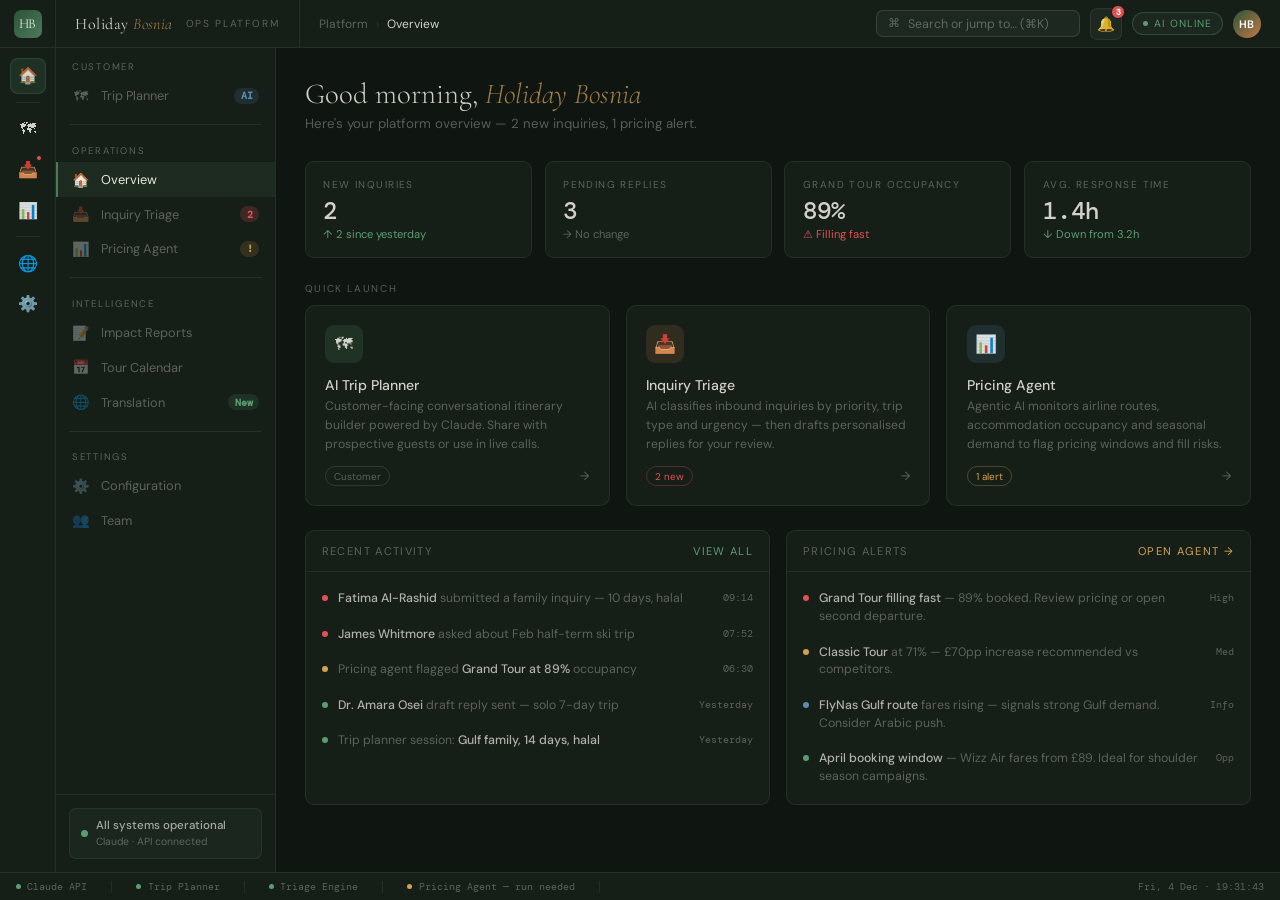
<file: dashboard.html>
<!DOCTYPE html>
<html lang="en">
<head>
<meta charset="UTF-8">
<meta name="viewport" content="width=device-width, initial-scale=1.0">
<title>Holiday Bosnia — Operations Platform</title>
<link rel="preconnect" href="https://fonts.googleapis.com">
<link rel="preconnect" href="https://fonts.gstatic.com" crossorigin>
<link href="https://fonts.googleapis.com/css2?family=Cormorant+Garamond:ital,wght@0,300;0,400;1,300;1,400&family=DM+Sans:opsz,wght@9..40,300;9..40,400;9..40,500;9..40,600&family=DM+Mono:wght@400;500&display=swap" rel="stylesheet">
<style>
*, *::before, *::after { box-sizing: border-box; margin: 0; padding: 0; }

:root {
  /* Brand */
  --sage:      #4a7c59;
  --sage-lt:   #6a9c79;
  --sage-dk:   #2e5238;
  --copper:    #c07b45;
  --copper-lt: #d49060;
  --cream:     #faf7f2;
  --warm:      #f3ede3;
  --stone:     #e8e0d2;
  --ink:       #1c2b1f;
  --body:      #3d4f40;
  --muted:     #7a9080;
  /* Shell chrome */
  --shell-bg:  #0f1612;
  --shell-s1:  #161e18;
  --shell-s2:  #1c2820;
  --shell-b:   rgba(255,255,255,0.07);
  --shell-b2:  rgba(255,255,255,0.12);
  --shell-txt: rgba(245,240,232,0.85);
  --shell-dim: rgba(245,240,232,0.32);
  /* Status colours */
  --green:  #5a9e6f;
  --amber:  #d4a24a;
  --red:    #e05252;
  --blue:   #5a8fb5;
  /* Type */
  --serif: 'Cormorant Garamond', Georgia, serif;
  --sans:  'DM Sans', sans-serif;
  --mono:  'DM Mono', monospace;
}

html, body {
  height: 100%; font-family: var(--sans);
  background: var(--shell-bg); color: var(--shell-txt);
  -webkit-font-smoothing: antialiased;
  overflow: hidden;
}

/* ══════════════════════════════════════
   LAYOUT GRID
══════════════════════════════════════ */
.platform {
  display: grid;
  grid-template-columns: 56px 220px 1fr;
  grid-template-rows: 48px 1fr 28px;
  height: 100vh;
}

/* ══════════════════════════════════════
   GLOBAL TOPBAR  (full width, row 1)
══════════════════════════════════════ */
.g-topbar {
  grid-column: 1 / -1;
  background: var(--shell-s1);
  border-bottom: 1px solid var(--shell-b);
  display: flex; align-items: center; justify-content: space-between;
  padding: 0 1.2rem 0 0;
  z-index: 50;
}

.g-tb-left {
  display: flex; align-items: center; height: 100%;
}

/* Logo block — same width as icon rail */
.g-logo-block {
  width: 56px; height: 100%;
  display: flex; align-items: center; justify-content: center;
  border-right: 1px solid var(--shell-b);
  flex-shrink: 0;
}
.g-logo-mark {
  width: 28px; height: 28px;
  background: linear-gradient(135deg, var(--sage-dk) 0%, var(--sage) 100%);
  border-radius: 7px;
  display: flex; align-items: center; justify-content: center;
  font-family: var(--serif); font-size: 0.85rem; font-weight: 400;
  color: rgba(255,255,255,0.9); letter-spacing: -0.02em;
  cursor: pointer;
  transition: transform 0.15s;
}
.g-logo-mark:hover { transform: scale(1.07); }

.g-wordmark-block {
  padding: 0 1.2rem;
  display: flex; align-items: center; gap: 0.8rem;
  border-right: 1px solid var(--shell-b);
  height: 100%;
}
.g-wordmark {
  font-family: var(--serif); font-size: 1rem; font-weight: 400;
  color: var(--shell-txt); letter-spacing: 0.03em; white-space: nowrap;
}
.g-wordmark em { font-style: italic; color: rgba(212,160,86,0.75); font-weight: 300; }
.g-platform-label {
  font-size: 0.64rem; letter-spacing: 0.16em; text-transform: uppercase;
  color: var(--shell-dim); white-space: nowrap;
}

/* Breadcrumb */
.g-breadcrumb {
  padding: 0 1.2rem;
  display: flex; align-items: center; gap: 0.5rem;
  font-size: 0.75rem; color: var(--shell-dim);
}
.g-breadcrumb .sep { opacity: 0.4; }
.g-breadcrumb .current { color: var(--shell-txt); }

.g-tb-right {
  display: flex; align-items: center; gap: 0.6rem;
}

/* Global search */
.g-search {
  display: flex; align-items: center; gap: 0.5rem;
  background: var(--shell-s2); border: 1px solid var(--shell-b2);
  border-radius: 7px; padding: 0.3rem 0.7rem;
  transition: border-color 0.2s;
}
.g-search:focus-within { border-color: rgba(90,158,111,0.4); }
.g-search input {
  background: none; border: none; outline: none;
  font-family: var(--sans); font-size: 0.78rem;
  color: var(--shell-txt); width: 160px;
}
.g-search input::placeholder { color: var(--shell-dim); }
.g-search .si { font-size: 0.72rem; color: var(--shell-dim); flex-shrink: 0; }

/* Notification bell */
.g-notif {
  position: relative; cursor: pointer;
  width: 32px; height: 32px;
  display: flex; align-items: center; justify-content: center;
  background: var(--shell-s2); border: 1px solid var(--shell-b);
  border-radius: 7px; font-size: 0.9rem;
  transition: border-color 0.15s;
}
.g-notif:hover { border-color: var(--shell-b2); }
.g-notif .badge {
  position: absolute; top: -4px; right: -4px;
  width: 14px; height: 14px; background: var(--red);
  border-radius: 50%; border: 1.5px solid var(--shell-s1);
  font-size: 0.5rem; display: flex; align-items: center; justify-content: center;
  color: #fff; font-weight: 600; font-family: var(--mono);
}

/* User avatar */
.g-avatar {
  width: 28px; height: 28px; border-radius: 50%;
  background: linear-gradient(135deg, var(--sage-dk) 0%, var(--copper) 100%);
  display: flex; align-items: center; justify-content: center;
  font-size: 0.68rem; font-weight: 600; color: #fff; cursor: pointer;
  letter-spacing: 0.04em;
}

/* Status pill */
.g-status {
  display: flex; align-items: center; gap: 0.4rem;
  font-size: 0.65rem; letter-spacing: 0.1em; text-transform: uppercase;
  padding: 0.22rem 0.65rem; border-radius: 100px;
  border: 1px solid rgba(90,158,111,0.3);
  color: var(--green); background: rgba(90,158,111,0.08);
  white-space: nowrap;
}
.g-status-dot {
  width: 5px; height: 5px; border-radius: 50%;
  background: var(--green); animation: sdot 2.5s ease-in-out infinite;
}
@keyframes sdot { 0%,100%{opacity:1} 50%{opacity:0.4} }

/* ══════════════════════════════════════
   ICON RAIL  (col 1, row 2)
══════════════════════════════════════ */
.icon-rail {
  background: var(--shell-s1);
  border-right: 1px solid var(--shell-b);
  display: flex; flex-direction: column;
  align-items: center;
  padding: 0.6rem 0;
  gap: 0.3rem;
  z-index: 40;
}

.ir-btn {
  width: 36px; height: 36px;
  display: flex; align-items: center; justify-content: center;
  border-radius: 8px; cursor: pointer; font-size: 1rem;
  transition: background 0.15s, transform 0.1s;
  border: 1px solid transparent;
  position: relative;
}
.ir-btn:hover { background: var(--shell-s2); }
.ir-btn.active {
  background: rgba(90,158,111,0.15);
  border-color: rgba(90,158,111,0.2);
}
.ir-btn .ir-dot {
  position: absolute; top: 3px; right: 3px;
  width: 6px; height: 6px; border-radius: 50%;
  background: var(--red); border: 1px solid var(--shell-s1);
  display: none;
}
.ir-btn.has-alert .ir-dot { display: block; }
.ir-sep {
  width: 24px; height: 1px; background: var(--shell-b);
  margin: 0.2rem 0;
}

/* Tooltip */
.ir-btn::after {
  content: attr(data-tip);
  position: absolute; left: calc(100% + 10px); top: 50%; transform: translateY(-50%);
  background: var(--shell-s1); border: 1px solid var(--shell-b2);
  color: var(--shell-txt); font-size: 0.72rem; font-family: var(--sans);
  padding: 0.28rem 0.65rem; border-radius: 5px; white-space: nowrap;
  pointer-events: none; opacity: 0; transition: opacity 0.15s;
  z-index: 100;
}
.ir-btn:hover::after { opacity: 1; }

/* ══════════════════════════════════════
   SIDEBAR NAV  (col 2, row 2)
══════════════════════════════════════ */
.sidebar {
  background: var(--shell-s1);
  border-right: 1px solid var(--shell-b);
  display: flex; flex-direction: column;
  overflow: hidden;
  z-index: 40;
}

.sidebar-section { margin-bottom: 0.3rem; }
.ss-label {
  font-size: 0.6rem; letter-spacing: 0.18em; text-transform: uppercase;
  color: var(--shell-dim); padding: 0.75rem 1rem 0.35rem;
  display: flex; align-items: center; justify-content: space-between;
}

.nav-item {
  display: flex; align-items: center; gap: 0.65rem;
  padding: 0.52rem 1rem 0.52rem 0.9rem;
  cursor: pointer; font-size: 0.8rem; color: var(--shell-dim);
  border-left: 2px solid transparent;
  transition: background 0.12s, color 0.12s, border-color 0.12s;
  text-decoration: none; position: relative;
  user-select: none;
}
.nav-item:hover { background: var(--shell-s2); color: var(--shell-txt); }
.nav-item.active {
  background: rgba(90,158,111,0.1);
  color: rgba(245,240,232,0.95);
  border-left-color: var(--sage);
}
.nav-item .ni-icon { font-size: 0.88rem; width: 18px; text-align: center; flex-shrink: 0; }
.nav-item .ni-label { flex: 1; }
.nav-badge {
  font-size: 0.6rem; font-weight: 600; font-family: var(--mono);
  padding: 0.1rem 0.4rem; border-radius: 100px; min-width: 18px; text-align: center;
}
.nav-badge.red   { background: rgba(224,82,82,0.2); color: var(--red); }
.nav-badge.amber { background: rgba(212,162,74,0.15); color: var(--amber); }
.nav-badge.green { background: rgba(90,158,111,0.15); color: var(--green); }
.nav-badge.blue  { background: rgba(90,143,181,0.15); color: var(--blue); }

/* Section divider */
.nav-sep {
  height: 1px; background: var(--shell-b); margin: 0.4rem 0.8rem;
}

/* Sidebar footer */
.sidebar-footer {
  margin-top: auto;
  border-top: 1px solid var(--shell-b);
  padding: 0.8rem;
}
.sf-status {
  display: flex; align-items: center; gap: 0.5rem;
  background: rgba(90,158,111,0.07); border: 1px solid rgba(90,158,111,0.15);
  border-radius: 7px; padding: 0.55rem 0.7rem;
  font-size: 0.72rem; color: rgba(245,240,232,0.55); line-height: 1.4;
}
.sf-dot {
  width: 7px; height: 7px; border-radius: 50%;
  background: var(--green); flex-shrink: 0;
  animation: sdot 2.5s ease-in-out infinite;
}

/* ══════════════════════════════════════
   CONTENT AREA  (col 3, row 2)
══════════════════════════════════════ */
.content-area {
  position: relative; overflow: hidden;
  background: var(--shell-bg);
}

/* iframe views */
.view {
  position: absolute; inset: 0;
  display: none;
  flex-direction: column;
}
.view.active { display: flex; }

.view iframe {
  flex: 1; width: 100%; border: none;
  background: transparent;
}

/* Overview / Home view */
.home-view {
  padding: 1.8rem;
  overflow-y: auto;
  background: var(--shell-bg);
}
.home-view::-webkit-scrollbar { width: 3px; }
.home-view::-webkit-scrollbar-thumb { background: var(--shell-b2); }

.home-greeting {
  margin-bottom: 1.8rem;
}
.home-greeting h1 {
  font-family: var(--serif);
  font-size: 1.8rem; font-weight: 300;
  color: var(--shell-txt); line-height: 1.15; margin-bottom: 0.3rem;
}
.home-greeting h1 em { font-style: italic; color: rgba(212,160,86,0.75); }
.home-greeting p { font-size: 0.83rem; color: var(--shell-dim); }

/* KPI row */
.kpi-row { display: grid; grid-template-columns: repeat(4, 1fr); gap: 0.8rem; margin-bottom: 1.5rem; }
.kpi {
  background: var(--shell-s1); border: 1px solid var(--shell-b);
  border-radius: 9px; padding: 1rem 1.1rem;
  transition: border-color 0.2s;
}
.kpi:hover { border-color: var(--shell-b2); }
.kpi-label { font-size: 0.63rem; letter-spacing: 0.14em; text-transform: uppercase; color: var(--shell-dim); margin-bottom: 0.5rem; }
.kpi-value { font-family: var(--mono); font-size: 1.5rem; font-weight: 500; color: var(--shell-txt); line-height: 1; margin-bottom: 0.25rem; }
.kpi-delta { font-size: 0.7rem; color: var(--green); }
.kpi-delta.down { color: var(--red); }
.kpi-delta.neutral { color: var(--shell-dim); }

/* Tool launcher cards */
.launchers { display: grid; grid-template-columns: repeat(3, 1fr); gap: 1rem; margin-bottom: 1.5rem; }
.launcher {
  background: var(--shell-s1); border: 1px solid var(--shell-b);
  border-radius: 10px; padding: 1.2rem;
  cursor: pointer; transition: all 0.2s;
  display: flex; flex-direction: column; gap: 0.8rem;
  position: relative; overflow: hidden;
}
.launcher::before {
  content: '';
  position: absolute; top: 0; left: 0; right: 0; height: 2px;
  opacity: 0; transition: opacity 0.2s;
}
.launcher.planner::before  { background: linear-gradient(90deg, var(--sage), var(--sage-lt)); }
.launcher.triage::before   { background: linear-gradient(90deg, var(--copper), var(--copper-lt)); }
.launcher.pricing::before  { background: linear-gradient(90deg, var(--blue), #7ab5d8); }
.launcher:hover { border-color: var(--shell-b2); transform: translateY(-2px); }
.launcher:hover::before { opacity: 1; }

.launcher-icon {
  width: 38px; height: 38px; border-radius: 9px;
  display: flex; align-items: center; justify-content: center;
  font-size: 1.1rem;
}
.launcher.planner .launcher-icon  { background: rgba(90,158,111,0.15); }
.launcher.triage  .launcher-icon  { background: rgba(192,123,69,0.15); }
.launcher.pricing .launcher-icon  { background: rgba(90,143,181,0.15); }

.launcher-name {
  font-size: 0.88rem; font-weight: 500; color: var(--shell-txt);
  margin-bottom: 0.2rem;
}
.launcher-desc { font-size: 0.76rem; color: var(--shell-dim); line-height: 1.55; }
.launcher-meta {
  display: flex; align-items: center; justify-content: space-between;
  margin-top: auto;
}
.launcher-badge {
  font-size: 0.62rem; padding: 0.15rem 0.5rem; border-radius: 100px;
  border: 1px solid var(--shell-b2); color: var(--shell-dim);
}
.launcher-arrow { font-size: 0.75rem; color: var(--shell-dim); }

/* Activity feed */
.home-cols { display: grid; grid-template-columns: 1fr 1fr; gap: 1rem; }
.hc-card {
  background: var(--shell-s1); border: 1px solid var(--shell-b);
  border-radius: 9px; overflow: hidden;
}
.hc-head {
  padding: 0.8rem 1rem; border-bottom: 1px solid var(--shell-b);
  font-size: 0.7rem; letter-spacing: 0.12em; text-transform: uppercase;
  color: var(--shell-dim); display: flex; justify-content: space-between;
}
.hc-body { padding: 0.6rem 0; }
.activity-item {
  display: flex; align-items: flex-start; gap: 0.65rem;
  padding: 0.55rem 1rem; font-size: 0.77rem; color: var(--shell-dim);
  line-height: 1.45;
}
.activity-item:hover { background: var(--shell-s2); }
.ai-dot {
  width: 6px; height: 6px; border-radius: 50%; flex-shrink: 0;
  margin-top: 5px;
}
.ai-text strong { color: rgba(245,240,232,0.7); font-weight: 500; }
.ai-time { margin-left: auto; font-family: var(--mono); font-size: 0.65rem; flex-shrink: 0; }

/* ══════════════════════════════════════
   STATUS BAR  (row 3, full width)
══════════════════════════════════════ */
.statusbar {
  grid-column: 1 / -1;
  background: var(--shell-s1);
  border-top: 1px solid var(--shell-b);
  display: flex; align-items: center; gap: 1.5rem;
  padding: 0 1rem;
  font-size: 0.62rem; font-family: var(--mono);
  color: var(--shell-dim);
}
.sb-item { display: flex; align-items: center; gap: 0.4rem; }
.sb-dot { width: 5px; height: 5px; border-radius: 50%; }
.sb-dot.green { background: var(--green); animation: sdot 3s ease-in-out infinite; }
.sb-dot.amber { background: var(--amber); }
.sb-dot.dim   { background: var(--shell-b2); }
.sb-sep { width: 1px; height: 12px; background: var(--shell-b); }
.sb-right { margin-left: auto; }

/* ══════════════════════════════════════
   NOTIFICATION DRAWER
══════════════════════════════════════ */
.notif-drawer {
  position: fixed; top: 48px; right: 0; width: 300px; height: calc(100vh - 48px - 28px);
  background: var(--shell-s1); border-left: 1px solid var(--shell-b2);
  z-index: 200; transform: translateX(100%);
  transition: transform 0.25s cubic-bezier(0.4,0,0.2,1);
  display: flex; flex-direction: column;
}
.notif-drawer.open { transform: translateX(0); }
.nd-head {
  padding: 1rem 1.1rem 0.8rem;
  border-bottom: 1px solid var(--shell-b);
  display: flex; align-items: center; justify-content: space-between;
  flex-shrink: 0;
}
.nd-title { font-size: 0.8rem; font-weight: 500; color: var(--shell-txt); }
.nd-close {
  background: none; border: none; color: var(--shell-dim);
  cursor: pointer; font-size: 1rem; padding: 0.1rem; line-height: 1;
}
.nd-close:hover { color: var(--shell-txt); }
.nd-body { flex: 1; overflow-y: auto; padding: 0.5rem 0; }
.nd-item {
  padding: 0.7rem 1.1rem; border-bottom: 1px solid rgba(255,255,255,0.04);
  cursor: pointer; transition: background 0.12s;
}
.nd-item:hover { background: var(--shell-s2); }
.nd-item-type {
  font-size: 0.6rem; letter-spacing: 0.14em; text-transform: uppercase;
  margin-bottom: 0.3rem; font-weight: 600;
}
.nd-item-type.alert  { color: var(--red); }
.nd-item-type.info   { color: var(--blue); }
.nd-item-type.price  { color: var(--green); }
.nd-item-body { font-size: 0.77rem; color: rgba(245,240,232,0.65); line-height: 1.45; }
.nd-item-body strong { color: var(--shell-txt); font-weight: 500; }
.nd-item-time { font-size: 0.62rem; color: var(--shell-dim); font-family: var(--mono); margin-top: 0.25rem; }

/* Command palette backdrop */
.cmd-backdrop {
  position: fixed; inset: 0; z-index: 300;
  background: rgba(0,0,0,0.6); backdrop-filter: blur(4px);
  display: none; align-items: flex-start; justify-content: center;
  padding-top: 15vh;
}
.cmd-backdrop.open { display: flex; }
.cmd-box {
  background: var(--shell-s1); border: 1px solid var(--shell-b2);
  border-radius: 12px; width: 480px; max-width: 90vw;
  box-shadow: 0 24px 64px rgba(0,0,0,0.5);
  overflow: hidden;
  animation: cmdIn 0.18s ease;
}
@keyframes cmdIn { from{opacity:0;transform:translateY(-12px)} to{opacity:1;transform:none} }
.cmd-input-wrap {
  display: flex; align-items: center; gap: 0.7rem;
  padding: 0.9rem 1.1rem; border-bottom: 1px solid var(--shell-b);
}
.cmd-input-wrap span { font-size: 0.9rem; color: var(--shell-dim); }
.cmd-input {
  flex: 1; background: none; border: none; outline: none;
  font-family: var(--sans); font-size: 0.88rem; color: var(--shell-txt);
}
.cmd-input::placeholder { color: var(--shell-dim); }
.cmd-results { padding: 0.4rem; max-height: 280px; overflow-y: auto; }
.cmd-item {
  display: flex; align-items: center; gap: 0.7rem;
  padding: 0.6rem 0.7rem; border-radius: 7px;
  cursor: pointer; transition: background 0.1s;
  font-size: 0.82rem;
}
.cmd-item:hover, .cmd-item.selected { background: rgba(90,158,111,0.1); }
.cmd-item-icon { font-size: 0.9rem; width: 20px; text-align: center; }
.cmd-item-name { color: var(--shell-txt); }
.cmd-item-meta { margin-left: auto; font-size: 0.68rem; color: var(--shell-dim); font-family: var(--mono); }
.cmd-footer {
  padding: 0.5rem 1rem; border-top: 1px solid var(--shell-b);
  display: flex; gap: 1.2rem;
  font-size: 0.62rem; color: var(--shell-dim); font-family: var(--mono);
}
.cmd-footer span { display: flex; align-items: center; gap: 0.35rem; }
.kbd {
  background: var(--shell-s2); border: 1px solid var(--shell-b2);
  border-radius: 3px; padding: 0.08rem 0.35rem; font-size: 0.6rem;
}

/* Resize handle indicator between sidebar and content */
.sidebar-resize {
  position: absolute; top: 0; right: -3px; width: 6px; height: 100%;
  cursor: col-resize; z-index: 10;
}
</style>
</head>
<body>

<div class="platform">

  <!-- ══ GLOBAL TOPBAR ══ -->
  <header class="g-topbar">
    <div class="g-tb-left">
      <div class="g-logo-block">
        <div class="g-logo-mark" onclick="navigate('home')" title="Home">HB</div>
      </div>
      <div class="g-wordmark-block">
        <span class="g-wordmark">Holiday <em>Bosnia</em></span>
        <span class="g-platform-label">Ops Platform</span>
      </div>
      <div class="g-breadcrumb" id="breadcrumb">
        <span>Platform</span>
        <span class="sep">›</span>
        <span class="current" id="breadcrumbCurrent">Overview</span>
      </div>
    </div>
    <div class="g-tb-right">
      <div class="g-search">
        <span class="si">⌘</span>
        <input type="text" placeholder="Search or jump to… (⌘K)" id="globalSearch" readonly onclick="openCmd()">
      </div>
      <div class="g-notif" onclick="toggleNotifications()" id="notifBtn">
        🔔
        <div class="badge" id="notifBadge">3</div>
      </div>
      <div class="g-status"><div class="g-status-dot"></div>AI Online</div>
      <div class="g-avatar" title="Team account">HB</div>
    </div>
  </header>

  <!-- ══ ICON RAIL ══ -->
  <nav class="icon-rail">
    <div class="ir-btn active" id="ir-home" data-tip="Overview" onclick="navigate('home')">🏠</div>
    <div class="ir-sep"></div>
    <div class="ir-btn" id="ir-planner"  data-tip="Trip Planner"  onclick="navigate('planner')">🗺</div>
    <div class="ir-btn has-alert" id="ir-triage" data-tip="Inquiry Triage" onclick="navigate('triage')">
      📥
      <div class="ir-dot"></div>
    </div>
    <div class="ir-btn" id="ir-pricing"  data-tip="Pricing Agent" onclick="navigate('pricing')">📊</div>
    <div class="ir-sep"></div>
    <div class="ir-btn" data-tip="Website" onclick="openSite()">🌐</div>
    <div class="ir-btn" data-tip="Settings">⚙️</div>
  </nav>

  <!-- ══ SIDEBAR ══ -->
  <aside class="sidebar">

    <div class="sidebar-section">
      <div class="ss-label">Customer</div>
      <div class="nav-item" id="nav-planner" onclick="navigate('planner')">
        <span class="ni-icon">🗺</span>
        <span class="ni-label">Trip Planner</span>
        <span class="nav-badge blue">AI</span>
      </div>
    </div>

    <div class="nav-sep"></div>

    <div class="sidebar-section">
      <div class="ss-label">Operations</div>
      <div class="nav-item active" id="nav-home" onclick="navigate('home')">
        <span class="ni-icon">🏠</span>
        <span class="ni-label">Overview</span>
      </div>
      <div class="nav-item" id="nav-triage" onclick="navigate('triage')">
        <span class="ni-icon">📥</span>
        <span class="ni-label">Inquiry Triage</span>
        <span class="nav-badge red" id="triageBadge">2</span>
      </div>
      <div class="nav-item" id="nav-pricing" onclick="navigate('pricing')">
        <span class="ni-icon">📊</span>
        <span class="ni-label">Pricing Agent</span>
        <span class="nav-badge amber" id="pricingBadge">!</span>
      </div>
    </div>

    <div class="nav-sep"></div>

    <div class="sidebar-section">
      <div class="ss-label">Intelligence</div>
      <div class="nav-item" onclick="">
        <span class="ni-icon">📝</span>
        <span class="ni-label">Impact Reports</span>
      </div>
      <div class="nav-item" onclick="">
        <span class="ni-icon">📅</span>
        <span class="ni-label">Tour Calendar</span>
      </div>
      <div class="nav-item" onclick="">
        <span class="ni-icon">🌐</span>
        <span class="ni-label">Translation</span>
        <span class="nav-badge green">New</span>
      </div>
    </div>

    <div class="nav-sep"></div>

    <div class="sidebar-section">
      <div class="ss-label">Settings</div>
      <div class="nav-item" onclick="">
        <span class="ni-icon">⚙️</span>
        <span class="ni-label">Configuration</span>
      </div>
      <div class="nav-item" onclick="">
        <span class="ni-icon">👥</span>
        <span class="ni-label">Team</span>
      </div>
    </div>

    <div class="sidebar-footer">
      <div class="sf-status">
        <div class="sf-dot"></div>
        <div>
          <div style="font-size:0.72rem;color:rgba(245,240,232,0.65);font-weight:500">All systems operational</div>
          <div style="font-size:0.65rem;color:var(--shell-dim);margin-top:1px">Claude · API connected</div>
        </div>
      </div>
    </div>

  </aside>

  <!-- ══ CONTENT ══ -->
  <main class="content-area" id="contentArea">

    <!-- HOME VIEW -->
    <div class="view active" id="view-home">
      <div class="home-view">

        <div class="home-greeting">
          <h1>Good morning, <em>Holiday Bosnia</em></h1>
          <p>Here's your platform overview — 2 new inquiries, 1 pricing alert.</p>
        </div>

        <!-- KPIs -->
        <div class="kpi-row">
          <div class="kpi">
            <div class="kpi-label">New Inquiries</div>
            <div class="kpi-value">2</div>
            <div class="kpi-delta">↑ 2 since yesterday</div>
          </div>
          <div class="kpi">
            <div class="kpi-label">Pending Replies</div>
            <div class="kpi-value">3</div>
            <div class="kpi-delta neutral">→ No change</div>
          </div>
          <div class="kpi">
            <div class="kpi-label">Grand Tour Occupancy</div>
            <div class="kpi-value">89%</div>
            <div class="kpi-delta down">⚠ Filling fast</div>
          </div>
          <div class="kpi">
            <div class="kpi-label">Avg. Response Time</div>
            <div class="kpi-value">1.4h</div>
            <div class="kpi-delta">↓ Down from 3.2h</div>
          </div>
        </div>

        <!-- Tool launchers -->
        <div style="font-size:0.63rem;letter-spacing:0.16em;text-transform:uppercase;color:var(--shell-dim);margin-bottom:0.65rem">Quick launch</div>
        <div class="launchers">
          <div class="launcher planner" onclick="navigate('planner')">
            <div class="launcher-icon">🗺</div>
            <div>
              <div class="launcher-name">AI Trip Planner</div>
              <div class="launcher-desc">Customer-facing conversational itinerary builder powered by Claude. Share with prospective guests or use in live calls.</div>
            </div>
            <div class="launcher-meta">
              <span class="launcher-badge">Customer</span>
              <span class="launcher-arrow">→</span>
            </div>
          </div>
          <div class="launcher triage" onclick="navigate('triage')">
            <div class="launcher-icon">📥</div>
            <div>
              <div class="launcher-name">Inquiry Triage</div>
              <div class="launcher-desc">AI classifies inbound inquiries by priority, trip type and urgency — then drafts personalised replies for your review.</div>
            </div>
            <div class="launcher-meta">
              <span class="launcher-badge" style="color:var(--red);border-color:rgba(224,82,82,0.3)">2 new</span>
              <span class="launcher-arrow">→</span>
            </div>
          </div>
          <div class="launcher pricing" onclick="navigate('pricing')">
            <div class="launcher-icon">📊</div>
            <div>
              <div class="launcher-name">Pricing Agent</div>
              <div class="launcher-desc">Agentic AI monitors airline routes, accommodation occupancy and seasonal demand to flag pricing windows and fill risks.</div>
            </div>
            <div class="launcher-meta">
              <span class="launcher-badge" style="color:var(--amber);border-color:rgba(212,162,74,0.3)">1 alert</span>
              <span class="launcher-arrow">→</span>
            </div>
          </div>
        </div>

        <!-- Activity + Alerts -->
        <div class="home-cols">
          <div class="hc-card">
            <div class="hc-head">
              <span>Recent Activity</span>
              <span style="color:var(--green);cursor:pointer">View all</span>
            </div>
            <div class="hc-body">
              <div class="activity-item">
                <div class="ai-dot" style="background:var(--red)"></div>
                <div class="ai-text"><strong>Fatima Al-Rashid</strong> submitted a family inquiry — 10 days, halal</div>
                <div class="ai-time">09:14</div>
              </div>
              <div class="activity-item">
                <div class="ai-dot" style="background:var(--red)"></div>
                <div class="ai-text"><strong>James Whitmore</strong> asked about Feb half-term ski trip</div>
                <div class="ai-time">07:52</div>
              </div>
              <div class="activity-item">
                <div class="ai-dot" style="background:var(--amber)"></div>
                <div class="ai-text">Pricing agent flagged <strong>Grand Tour at 89%</strong> occupancy</div>
                <div class="ai-time">06:30</div>
              </div>
              <div class="activity-item">
                <div class="ai-dot" style="background:var(--green)"></div>
                <div class="ai-text"><strong>Dr. Amara Osei</strong> draft reply sent — solo 7-day trip</div>
                <div class="ai-time">Yesterday</div>
              </div>
              <div class="activity-item">
                <div class="ai-dot" style="background:var(--green)"></div>
                <div class="ai-text">Trip planner session: <strong>Gulf family, 14 days, halal</strong></div>
                <div class="ai-time">Yesterday</div>
              </div>
            </div>
          </div>

          <div class="hc-card">
            <div class="hc-head">
              <span>Pricing Alerts</span>
              <span style="color:var(--amber);cursor:pointer" onclick="navigate('pricing')">Open agent →</span>
            </div>
            <div class="hc-body">
              <div class="activity-item">
                <div class="ai-dot" style="background:var(--red)"></div>
                <div class="ai-text"><strong>Grand Tour filling fast</strong> — 89% booked. Review pricing or open second departure.</div>
                <div class="ai-time">High</div>
              </div>
              <div class="activity-item">
                <div class="ai-dot" style="background:var(--amber)"></div>
                <div class="ai-text"><strong>Classic Tour</strong> at 71% — £70pp increase recommended vs competitors.</div>
                <div class="ai-time">Med</div>
              </div>
              <div class="activity-item">
                <div class="ai-dot" style="background:var(--blue)"></div>
                <div class="ai-text"><strong>FlyNas Gulf route</strong> fares rising — signals strong Gulf demand. Consider Arabic push.</div>
                <div class="ai-time">Info</div>
              </div>
              <div class="activity-item">
                <div class="ai-dot" style="background:var(--green)"></div>
                <div class="ai-text"><strong>April booking window</strong> — Wizz Air fares from £89. Ideal for shoulder season campaigns.</div>
                <div class="ai-time">Opp</div>
              </div>
            </div>
          </div>
        </div>

      </div>
    </div>

    <!-- TRIP PLANNER VIEW -->
    <div class="view" id="view-planner">
      <iframe src="trip-planner.html" id="iframe-planner"
        sandbox="allow-scripts allow-same-origin allow-forms allow-popups allow-modals"
        title="Trip Planner"></iframe>
    </div>

    <!-- INQUIRY TRIAGE VIEW -->
    <div class="view" id="view-triage">
      <iframe src="inquiry-triage.html" id="iframe-triage"
        sandbox="allow-scripts allow-same-origin allow-forms allow-popups allow-modals"
        title="Inquiry Triage"></iframe>
    </div>

    <!-- PRICING AGENT VIEW -->
    <div class="view" id="view-pricing">
      <iframe src="pricing-agent.html" id="iframe-pricing"
        sandbox="allow-scripts allow-same-origin allow-forms allow-popups allow-modals"
        title="Pricing Agent"></iframe>
    </div>

  </main>

  <!-- ══ STATUS BAR ══ -->
  <div class="statusbar">
    <div class="sb-item"><div class="sb-dot green"></div>Claude API</div>
    <div class="sb-sep"></div>
    <div class="sb-item"><div class="sb-dot green"></div>Trip Planner</div>
    <div class="sb-sep"></div>
    <div class="sb-item"><div class="sb-dot green"></div>Triage Engine</div>
    <div class="sb-sep"></div>
    <div class="sb-item"><div class="sb-dot amber"></div>Pricing Agent — run needed</div>
    <div class="sb-sep"></div>
    <div class="sb-item sb-right" id="sbTime"></div>
  </div>

</div>

<!-- ══ NOTIFICATION DRAWER ══ -->
<div class="notif-drawer" id="notifDrawer">
  <div class="nd-head">
    <div class="nd-title">Notifications</div>
    <button class="nd-close" onclick="toggleNotifications()">✕</button>
  </div>
  <div class="nd-body">
    <div class="nd-item" onclick="navigate('triage');toggleNotifications()">
      <div class="nd-item-type alert">Fill Alert</div>
      <div class="nd-item-body"><strong>Grand Tour at 89% capacity</strong> — immediate pricing action recommended</div>
      <div class="nd-item-time">06:30 today</div>
    </div>
    <div class="nd-item" onclick="navigate('triage');toggleNotifications()">
      <div class="nd-item-type info">New Inquiry</div>
      <div class="nd-item-body"><strong>Fatima Al-Rashid</strong> — Family of 5, 10 days, halal requirements</div>
      <div class="nd-item-time">09:14 today</div>
    </div>
    <div class="nd-item" onclick="navigate('triage');toggleNotifications()">
      <div class="nd-item-type info">New Inquiry</div>
      <div class="nd-item-body"><strong>James Whitmore</strong> — Group ski trip, Feb half term</div>
      <div class="nd-item-time">07:52 today</div>
    </div>
    <div class="nd-item" onclick="navigate('pricing');toggleNotifications()">
      <div class="nd-item-type price">Pricing Window</div>
      <div class="nd-item-body"><strong>April booking window</strong> — Wizz Air from £89pp, 35% below peak fares</div>
      <div class="nd-item-time">Yesterday</div>
    </div>
  </div>
</div>

<!-- ══ COMMAND PALETTE ══ -->
<div class="cmd-backdrop" id="cmdBackdrop" onclick="closeCmd()">
  <div class="cmd-box" onclick="event.stopPropagation()">
    <div class="cmd-input-wrap">
      <span>⌘</span>
      <input class="cmd-input" id="cmdInput" placeholder="Search or jump to…" oninput="filterCmd(this.value)" onkeydown="cmdKeydown(event)" autofocus>
    </div>
    <div class="cmd-results" id="cmdResults"></div>
    <div class="cmd-footer">
      <span><span class="kbd">↑↓</span> navigate</span>
      <span><span class="kbd">↵</span> open</span>
      <span><span class="kbd">Esc</span> close</span>
    </div>
  </div>
</div>

<script>
// ── STATE ──
var currentView = 'home';
var notifOpen = false;
var cmdOpen = false;
var cmdSelected = 0;

var CMD_ITEMS = [
  { icon:'🏠', name:'Overview',           meta:'home',    action: function(){navigate('home');} },
  { icon:'🗺', name:'Trip Planner',       meta:'customer',action: function(){navigate('planner');} },
  { icon:'📥', name:'Inquiry Triage',     meta:'ops',     action: function(){navigate('triage');} },
  { icon:'📊', name:'Pricing Agent',      meta:'ops',     action: function(){navigate('pricing');} },
  { icon:'📅', name:'Tour Calendar',      meta:'coming soon', action: function(){} },
  { icon:'📝', name:'Impact Reports',     meta:'coming soon', action: function(){} },
  { icon:'🌐', name:'View Public Site',   meta:'external',action: function(){openSite();} },
  { icon:'⚙️', name:'Settings',          meta:'platform',action: function(){} },
];

var filteredItems = CMD_ITEMS.slice();

// ── NAVIGATION ──
function navigate(view) {
  // Hide all views
  document.querySelectorAll('.view').forEach(function(v){ v.classList.remove('active'); });
  document.getElementById('view-' + view).classList.add('active');

  // Update sidebar nav
  document.querySelectorAll('.nav-item').forEach(function(n){ n.classList.remove('active'); });
  var ni = document.getElementById('nav-' + view);
  if (ni) ni.classList.add('active');

  // Update icon rail
  document.querySelectorAll('.ir-btn').forEach(function(b){ b.classList.remove('active'); });
  var ib = document.getElementById('ir-' + view);
  if (ib) ib.classList.add('active');

  // Update breadcrumb
  var names = {home:'Overview', planner:'Trip Planner', triage:'Inquiry Triage', pricing:'Pricing Agent'};
  document.getElementById('breadcrumbCurrent').textContent = names[view] || view;

  // Clear badge on triage when opened
  if (view === 'triage') {
    document.getElementById('triageBadge').style.display = 'none';
    var ib2 = document.getElementById('ir-triage');
    if (ib2) ib2.classList.remove('has-alert');
  }

  // Update status bar
  updateStatusBar(view);

  currentView = view;
  closeCmd();
}

function openSite() {
  window.open('holidaybosnia-redesign.html', '_blank');
}

// ── STATUS BAR ──
function updateStatusBar(view) {
  // Could highlight which tool is active
}

function updateClock() {
  var now = new Date();
  var t = now.toLocaleTimeString('en-GB', {hour:'2-digit',minute:'2-digit',second:'2-digit'});
  var d = now.toLocaleDateString('en-GB', {weekday:'short',day:'numeric',month:'short'});
  var el = document.getElementById('sbTime');
  if (el) el.textContent = d + ' · ' + t;
}
setInterval(updateClock, 1000);
updateClock();

// ── NOTIFICATIONS ──
function toggleNotifications() {
  notifOpen = !notifOpen;
  document.getElementById('notifDrawer').classList.toggle('open', notifOpen);
}

// ── COMMAND PALETTE ──
function openCmd() {
  cmdOpen = true;
  document.getElementById('cmdBackdrop').classList.add('open');
  filteredItems = CMD_ITEMS.slice();
  cmdSelected = 0;
  renderCmdResults();
  setTimeout(function(){ document.getElementById('cmdInput').focus(); }, 50);
}

function closeCmd() {
  cmdOpen = false;
  document.getElementById('cmdBackdrop').classList.remove('open');
  document.getElementById('cmdInput').value = '';
}

function filterCmd(q) {
  var lq = (q || '').toLowerCase();
  filteredItems = lq ? CMD_ITEMS.filter(function(i){
    return i.name.toLowerCase().includes(lq) || i.meta.toLowerCase().includes(lq);
  }) : CMD_ITEMS.slice();
  cmdSelected = 0;
  renderCmdResults();
}

function renderCmdResults() {
  var html = filteredItems.map(function(item, i) {
    return [
      '<div class="cmd-item' + (i === cmdSelected ? ' selected' : '') + '" onclick="runCmd(' + i + ')">',
        '<span class="cmd-item-icon">' + item.icon + '</span>',
        '<span class="cmd-item-name">' + item.name + '</span>',
        '<span class="cmd-item-meta">' + item.meta + '</span>',
      '</div>'
    ].join('');
  }).join('');
  document.getElementById('cmdResults').innerHTML = html || '<div style="padding:1rem;text-align:center;font-size:0.78rem;color:var(--shell-dim)">No results</div>';
}

function runCmd(i) {
  var item = filteredItems[i];
  if (item) { item.action(); closeCmd(); }
}

function cmdKeydown(e) {
  if (e.key === 'ArrowDown') { e.preventDefault(); cmdSelected = Math.min(cmdSelected + 1, filteredItems.length - 1); renderCmdResults(); }
  if (e.key === 'ArrowUp')   { e.preventDefault(); cmdSelected = Math.max(cmdSelected - 1, 0); renderCmdResults(); }
  if (e.key === 'Enter')     { runCmd(cmdSelected); }
  if (e.key === 'Escape')    { closeCmd(); }
}

// Global keyboard shortcut
document.addEventListener('keydown', function(e) {
  if ((e.metaKey || e.ctrlKey) && e.key === 'k') { e.preventDefault(); openCmd(); }
  if (e.key === 'Escape' && cmdOpen) closeCmd();
  if (e.key === 'Escape' && notifOpen) toggleNotifications();
});

// Expose
window.navigate = navigate;
window.openSite = openSite;
window.openCmd = openCmd;
window.closeCmd = closeCmd;
window.filterCmd = filterCmd;
window.cmdKeydown = cmdKeydown;
window.runCmd = runCmd;
window.toggleNotifications = toggleNotifications;
</script>
</body>
</html>
</file>
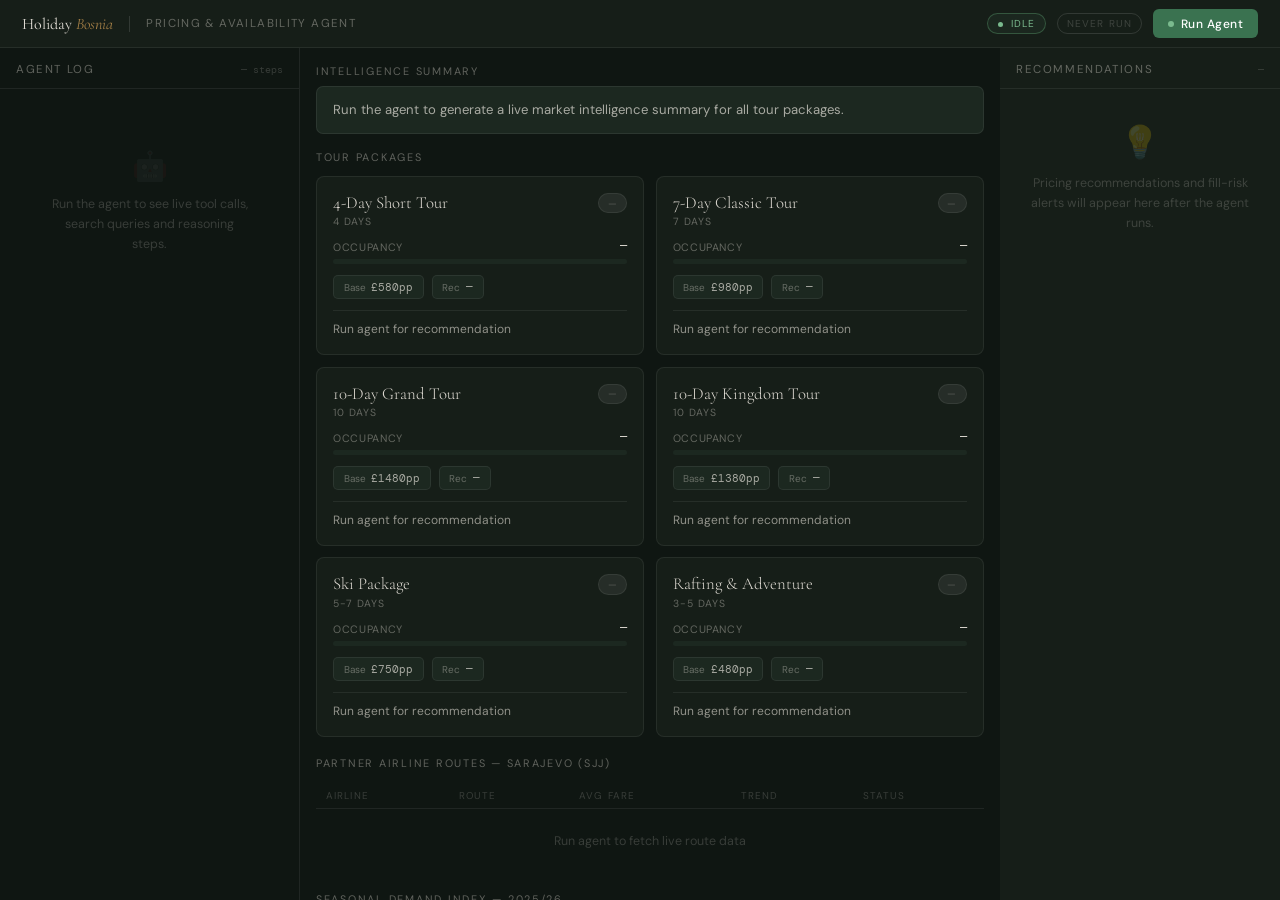
<file: pricing-agent.html>
<!DOCTYPE html>
<html lang="en">
<head>
<meta charset="UTF-8">
<meta name="viewport" content="width=device-width, initial-scale=1.0">
<title>Holiday Bosnia — Pricing & Availability Agent</title>
<link rel="preconnect" href="https://fonts.googleapis.com">
<link rel="preconnect" href="https://fonts.gstatic.com" crossorigin>
<link href="https://fonts.googleapis.com/css2?family=Cormorant+Garamond:ital,wght@0,300;0,400;1,300&family=DM+Sans:opsz,wght@9..40,300;9..40,400;9..40,500;9..40,600&family=DM+Mono:wght@400;500&display=swap" rel="stylesheet">
<style>
*, *::before, *::after { box-sizing: border-box; margin: 0; padding: 0; }
:root {
  --bg:       #0f1612;
  --surface:  #161e18;
  --surface2: #1c2820;
  --border:   rgba(255,255,255,0.07);
  --border2:  rgba(255,255,255,0.12);
  --sage:     #5a9e6f;
  --sage-lt:  #7aba8e;
  --sage-dk:  #3a7250;
  --copper:   #c98a50;
  --copper-lt:#dba06a;
  --cream:    rgba(245,240,232,0.9);
  --muted:    rgba(245,240,232,0.35);
  --dimmed:   rgba(245,240,232,0.18);
  --red:      #e05252;
  --red-bg:   rgba(224,82,82,0.1);
  --amber:    #d4a24a;
  --amber-bg: rgba(212,162,74,0.1);
  --green:    #5a9e6f;
  --green-bg: rgba(90,158,111,0.1);
  --blue:     #5a8fb5;
  --blue-bg:  rgba(90,143,181,0.1);
  --serif:    'Cormorant Garamond', Georgia, serif;
  --sans:     'DM Sans', sans-serif;
  --mono:     'DM Mono', 'Fira Code', monospace;
}
html, body {
  height: 100%; font-family: var(--sans);
  background: var(--bg); color: var(--cream);
  -webkit-font-smoothing: antialiased; overflow: hidden;
}

/* ── SHELL ── */
.shell { display: grid; grid-template-rows: 48px 1fr; height: 100vh; }

/* ── TOPBAR ── */
.topbar {
  background: var(--surface);
  border-bottom: 1px solid var(--border);
  display: flex; align-items: center; justify-content: space-between;
  padding: 0 1.4rem;
}
.tb-left { display: flex; align-items: center; gap: 1rem; }
.tb-logo { font-family: var(--serif); font-size: 1rem; font-weight: 400; color: var(--cream); text-decoration: none; }
.tb-logo em { font-style: italic; color: rgba(212,160,86,0.75); }
.tb-sep { width: 1px; height: 16px; background: var(--border2); }
.tb-title { font-size: 0.72rem; letter-spacing: 0.12em; text-transform: uppercase; color: var(--muted); }
.tb-right { display: flex; align-items: center; gap: 0.7rem; }
.tb-chip {
  font-size: 0.63rem; letter-spacing: 0.1em; text-transform: uppercase;
  padding: 0.2rem 0.6rem; border-radius: 100px;
  border: 1px solid var(--border2); color: var(--dimmed);
}
.tb-chip.live { border-color: rgba(90,158,111,0.4); color: var(--sage-lt); background: rgba(90,158,111,0.08); }
.run-btn {
  display: flex; align-items: center; gap: 0.45rem;
  background: var(--sage-dk); color: #fff; border: none;
  border-radius: 6px; padding: 0.38rem 0.9rem;
  font-family: var(--sans); font-size: 0.75rem; font-weight: 500;
  cursor: pointer; transition: background 0.15s, transform 0.1s;
  letter-spacing: 0.04em;
}
.run-btn:hover:not(:disabled) { background: var(--sage); transform: translateY(-1px); }
.run-btn:disabled { background: var(--surface2); color: var(--dimmed); cursor: not-allowed; transform: none; }
.run-btn .rb-dot {
  width: 6px; height: 6px; border-radius: 50%; background: var(--sage-lt);
  animation: rp 2s ease-in-out infinite;
}
@keyframes rp { 0%,100%{opacity:1} 50%{opacity:0.3} }
.run-btn.running .rb-dot { background: var(--amber); animation: spin 0.7s linear infinite; width: 10px; height: 10px; border: 1.5px solid var(--amber); background: transparent; border-top-color: transparent; border-radius: 50%; }
@keyframes spin { to { transform: rotate(360deg); } }

/* ── MAIN GRID ── */
.main {
  display: grid;
  grid-template-columns: 300px 1fr 280px;
  overflow: hidden;
}

/* ── PANELS ── */
.panel {
  border-right: 1px solid var(--border);
  display: flex; flex-direction: column; overflow: hidden;
}
.panel:last-child { border-right: none; }
.panel-head {
  padding: 0.85rem 1rem 0.7rem;
  border-bottom: 1px solid var(--border);
  flex-shrink: 0;
  display: flex; align-items: center; justify-content: space-between;
}
.panel-title { font-size: 0.72rem; letter-spacing: 0.14em; text-transform: uppercase; color: var(--muted); }
.panel-count { font-size: 0.65rem; font-family: var(--mono); color: var(--dimmed); }
.panel-body { flex: 1; overflow-y: auto; padding: 0.75rem; }
.panel-body::-webkit-scrollbar { width: 3px; }
.panel-body::-webkit-scrollbar-thumb { background: var(--border2); }

/* ── AGENT LOG ── */
.agent-log { display: flex; flex-direction: column; gap: 0.4rem; }
.log-entry {
  display: flex; gap: 0.6rem; align-items: flex-start;
  font-size: 0.75rem; line-height: 1.5; padding: 0.5rem 0.6rem;
  border-radius: 5px; animation: logIn 0.25s ease;
}
@keyframes logIn { from{opacity:0;transform:translateX(-6px)} to{opacity:1;transform:none} }
.log-entry.system { color: var(--dimmed); }
.log-entry.tool   { background: rgba(90,143,181,0.06); border: 1px solid rgba(90,143,181,0.1); color: rgba(245,240,232,0.6); }
.log-entry.result { background: rgba(90,158,111,0.06); border: 1px solid rgba(90,158,111,0.1); color: rgba(245,240,232,0.7); }
.log-entry.thinking { background: rgba(212,162,74,0.05); border: 1px solid rgba(212,162,74,0.1); color: rgba(212,162,74,0.8); font-style: italic; }
.log-entry.error  { background: var(--red-bg); border: 1px solid rgba(224,82,82,0.2); color: var(--red); }
.log-icon { flex-shrink: 0; font-size: 0.8rem; margin-top: 1px; }
.log-text { flex: 1; font-family: var(--mono); }
.log-text strong { font-family: var(--sans); font-style: normal; color: var(--cream); font-weight: 500; }
.log-time { font-size: 0.62rem; color: var(--dimmed); flex-shrink: 0; margin-top: 2px; font-family: var(--mono); }

.log-idle {
  display: flex; flex-direction: column; align-items: center;
  justify-content: center; height: 200px; gap: 0.6rem;
  color: var(--dimmed); text-align: center;
}
.log-idle-icon { font-size: 1.8rem; opacity: 0.3; }
.log-idle-text { font-size: 0.78rem; line-height: 1.6; max-width: 200px; }

/* ── CENTRE DASHBOARD ── */
.centre { background: var(--bg); overflow-y: auto; padding: 1rem; }
.centre::-webkit-scrollbar { width: 3px; }
.centre::-webkit-scrollbar-thumb { background: var(--border2); }

/* Section header */
.sec-head {
  display: flex; align-items: center; justify-content: space-between;
  margin-bottom: 0.75rem;
}
.sec-label { font-size: 0.68rem; letter-spacing: 0.16em; text-transform: uppercase; color: var(--muted); }
.sec-updated { font-size: 0.65rem; font-family: var(--mono); color: var(--dimmed); }

/* Tour cards grid */
.tours-grid { display: grid; grid-template-columns: 1fr 1fr; gap: 0.7rem; margin-bottom: 1.2rem; }

.tour-card {
  background: var(--surface); border: 1px solid var(--border);
  border-radius: 8px; padding: 1rem; position: relative;
  transition: border-color 0.2s;
}
.tour-card.alert-high { border-color: rgba(224,82,82,0.3); }
.tour-card.alert-med  { border-color: rgba(212,162,74,0.25); }

.tc-head { display: flex; align-items: flex-start; justify-content: space-between; margin-bottom: 0.7rem; }
.tc-name { font-family: var(--serif); font-size: 1.05rem; font-weight: 300; color: var(--cream); line-height: 1.2; }
.tc-dur  { font-size: 0.65rem; letter-spacing: 0.1em; text-transform: uppercase; color: var(--muted); margin-top: 0.15rem; }

.alert-badge {
  font-size: 0.6rem; letter-spacing: 0.08em; font-weight: 600; text-transform: uppercase;
  padding: 0.18rem 0.55rem; border-radius: 100px; flex-shrink: 0;
}
.ab-high { background: var(--red-bg); color: var(--red); border: 1px solid rgba(224,82,82,0.25); }
.ab-med  { background: var(--amber-bg); color: var(--amber); border: 1px solid rgba(212,162,74,0.2); }
.ab-low  { background: var(--green-bg); color: var(--green); border: 1px solid rgba(90,158,111,0.2); }
.ab-none { background: var(--border); color: var(--dimmed); border: 1px solid var(--border); }

/* Occupancy bar */
.occ-wrap { margin-bottom: 0.7rem; }
.occ-label { display: flex; justify-content: space-between; align-items: center; margin-bottom: 0.3rem; }
.occ-text { font-size: 0.67rem; color: var(--muted); letter-spacing: 0.06em; text-transform: uppercase; }
.occ-pct  { font-size: 0.72rem; font-family: var(--mono); color: var(--cream); }
.occ-bar  { height: 5px; background: var(--surface2); border-radius: 100px; overflow: hidden; }
.occ-fill { height: 100%; border-radius: 100px; transition: width 0.8s ease; }
.occ-fill.low   { background: linear-gradient(90deg, var(--green), var(--sage-lt)); }
.occ-fill.med   { background: linear-gradient(90deg, var(--amber), var(--copper-lt)); }
.occ-fill.high  { background: linear-gradient(90deg, var(--red), #e88); }

/* Pricing row */
.price-row {
  display: flex; gap: 0.5rem; margin-bottom: 0.65rem; flex-wrap: wrap;
}
.price-chip {
  font-size: 0.7rem; padding: 0.25rem 0.6rem; border-radius: 5px;
  font-family: var(--mono);
  background: var(--surface2); border: 1px solid var(--border); color: rgba(245,240,232,0.65);
  display: flex; align-items: center; gap: 0.35rem;
}
.price-chip .pci { color: var(--muted); font-family: var(--sans); font-size: 0.62rem; }
.price-chip.rec { background: rgba(90,158,111,0.1); border-color: rgba(90,158,111,0.25); color: var(--sage-lt); }
.price-chip.warn { background: var(--amber-bg); border-color: rgba(212,162,74,0.2); color: var(--amber); }

.tc-rec {
  font-size: 0.75rem; color: rgba(245,240,232,0.55); line-height: 1.5;
  border-top: 1px solid var(--border); padding-top: 0.6rem; margin-top: 0.5rem;
}
.tc-rec strong { color: var(--sage-lt); font-weight: 500; }

/* Skeleton */
.skel {
  background: linear-gradient(90deg, var(--surface2) 25%, var(--surface) 50%, var(--surface2) 75%);
  background-size: 200% 100%; animation: shimmer 1.4s infinite; border-radius: 4px;
}
@keyframes shimmer { from{background-position:200% 0} to{background-position:-200% 0} }

/* Airline routes table */
.routes-section { margin-bottom: 1.2rem; }
.route-table { width: 100%; border-collapse: collapse; }
.route-table th {
  font-size: 0.62rem; letter-spacing: 0.12em; text-transform: uppercase;
  color: var(--dimmed); padding: 0.4rem 0.6rem; text-align: left;
  border-bottom: 1px solid var(--border); font-weight: 400;
}
.route-table td {
  padding: 0.55rem 0.6rem; font-size: 0.78rem;
  border-bottom: 1px solid rgba(255,255,255,0.04);
  vertical-align: middle;
}
.route-table tr:last-child td { border-bottom: none; }
.route-table tr:hover td { background: var(--surface); }
.airline-name { color: var(--cream); font-weight: 500; }
.airline-route { color: var(--muted); font-size: 0.7rem; }
.price-val { font-family: var(--mono); font-size: 0.82rem; }
.price-val.good { color: var(--green); }
.price-val.ok   { color: var(--amber); }
.price-val.high { color: var(--red); }
.trend-up   { color: var(--red); }
.trend-dn   { color: var(--green); }
.trend-flat { color: var(--muted); }
.route-badge {
  font-size: 0.58rem; padding: 0.12rem 0.45rem; border-radius: 100px;
  font-weight: 500; letter-spacing: 0.06em;
  background: rgba(90,158,111,0.1); color: var(--sage-lt);
  border: 1px solid rgba(90,158,111,0.2);
}

/* Demand heatmap */
.heatmap-section { margin-bottom: 1.2rem; }
.heatmap { display: grid; grid-template-columns: repeat(12, 1fr); gap: 3px; }
.hm-cell {
  aspect-ratio: 1; border-radius: 3px; position: relative;
  cursor: default; transition: transform 0.15s;
}
.hm-cell:hover { transform: scale(1.2); z-index: 1; }
.hm-label { display: grid; grid-template-columns: repeat(12, 1fr); gap: 3px; margin-top: 4px; }
.hm-month { font-size: 0.55rem; text-align: center; color: var(--dimmed); letter-spacing: 0.04em; }

/* ── RIGHT PANEL — Recommendations ── */
.rec-panel { background: var(--surface); }
.rec-list { display: flex; flex-direction: column; gap: 0.6rem; padding: 0.75rem; }
.rec-item {
  background: var(--surface2); border: 1px solid var(--border);
  border-radius: 7px; padding: 0.8rem 0.9rem;
  animation: recIn 0.3s ease;
}
@keyframes recIn { from{opacity:0;transform:translateY(6px)} to{opacity:1;transform:none} }
.rec-type {
  font-size: 0.6rem; letter-spacing: 0.14em; text-transform: uppercase;
  margin-bottom: 0.4rem; font-weight: 600;
}
.rec-type.price  { color: var(--sage-lt); }
.rec-type.alert  { color: var(--red); }
.rec-type.window { color: var(--amber); }
.rec-type.flight { color: var(--blue); }
.rec-body { font-size: 0.78rem; color: rgba(245,240,232,0.7); line-height: 1.55; }
.rec-body strong { color: var(--cream); font-weight: 500; }
.rec-meta { font-size: 0.66rem; color: var(--dimmed); margin-top: 0.35rem; font-family: var(--mono); }
.rec-action {
  margin-top: 0.55rem; display: inline-block;
  font-size: 0.68rem; letter-spacing: 0.08em; text-transform: uppercase;
  color: var(--sage-lt); cursor: pointer; transition: color 0.15s;
  background: none; border: none; font-family: var(--sans); padding: 0;
}
.rec-action:hover { color: var(--sage); }

.rec-idle {
  padding: 2rem 1rem; text-align: center;
  display: flex; flex-direction: column; align-items: center; gap: 0.7rem;
}
.rec-idle-icon { font-size: 2rem; opacity: 0.2; }
.rec-idle-text { font-size: 0.78rem; color: var(--dimmed); line-height: 1.6; }

/* ── SUMMARY BAR ── */
.summary-bar {
  background: var(--surface2); border: 1px solid var(--border);
  border-radius: 7px; padding: 0.75rem 1rem;
  font-size: 0.82rem; color: rgba(245,240,232,0.65); line-height: 1.65;
  margin-bottom: 1rem;
}
.summary-bar strong { color: var(--cream); }
.summary-bar.loading { min-height: 60px; }
</style>
</head>
<body>
<div class="shell">

  <!-- TOPBAR -->
  <header class="topbar">
    <div class="tb-left">
      <a class="tb-logo">Holiday <em>Bosnia</em></a>
      <div class="tb-sep"></div>
      <span class="tb-title">Pricing &amp; Availability Agent</span>
    </div>
    <div class="tb-right">
      <span class="tb-chip live" id="statusChip">
        <span style="display:inline-block;width:5px;height:5px;border-radius:50%;background:var(--sage-lt);margin-right:4px;vertical-align:middle;animation:rp 2s ease-in-out infinite"></span>
        Idle
      </span>
      <span class="tb-chip" id="lastRunChip">Never run</span>
      <button class="run-btn" id="runBtn" onclick="runAgent()">
        <span class="rb-dot"></span> Run Agent
      </button>
    </div>
  </header>

  <!-- MAIN -->
  <div class="main">

    <!-- LEFT: AGENT LOG -->
    <div class="panel">
      <div class="panel-head">
        <span class="panel-title">Agent Log</span>
        <span class="panel-count" id="stepCount">— steps</span>
      </div>
      <div class="panel-body" id="agentLog">
        <div class="log-idle">
          <div class="log-idle-icon">🤖</div>
          <div class="log-idle-text">Run the agent to see live tool calls, search queries and reasoning steps.</div>
        </div>
      </div>
    </div>

    <!-- CENTRE: DASHBOARD -->
    <div class="centre" id="centre">

      <!-- Summary bar -->
      <div class="sec-head" style="margin-bottom:0.5rem">
        <span class="sec-label">Intelligence Summary</span>
        <span class="sec-updated" id="summaryTime"></span>
      </div>
      <div class="summary-bar" id="summaryBar">Run the agent to generate a live market intelligence summary for all tour packages.</div>

      <!-- Tour cards -->
      <div class="sec-head">
        <span class="sec-label">Tour Packages</span>
        <span class="sec-updated" id="toursUpdated"></span>
      </div>
      <div class="tours-grid" id="toursGrid">
        <!-- populated by renderStaticTours() on load -->
      </div>

      <!-- Airline routes -->
      <div class="routes-section">
        <div class="sec-head">
          <span class="sec-label">Partner Airline Routes — Sarajevo (SJJ)</span>
          <span class="sec-updated" id="routesUpdated"></span>
        </div>
        <table class="route-table" id="routeTable">
          <thead><tr><th>Airline</th><th>Route</th><th>Avg Fare</th><th>Trend</th><th>Status</th></tr></thead>
          <tbody id="routeBody">
            <tr><td colspan="5" style="text-align:center;padding:1.5rem;color:var(--dimmed);font-size:0.78rem">Run agent to fetch live route data</td></tr>
          </tbody>
        </table>
      </div>

      <!-- Demand heatmap -->
      <div class="heatmap-section">
        <div class="sec-head">
          <span class="sec-label">Seasonal Demand Index — 2025/26</span>
        </div>
        <div class="heatmap" id="heatmap"></div>
        <div class="hm-label" id="hmLabels"></div>
      </div>

    </div>

    <!-- RIGHT: RECOMMENDATIONS -->
    <div class="panel rec-panel">
      <div class="panel-head">
        <span class="panel-title">Recommendations</span>
        <span class="panel-count" id="recCount">—</span>
      </div>
      <div style="flex:1;overflow-y:auto">
        <div id="recList">
          <div class="rec-idle">
            <div class="rec-idle-icon">💡</div>
            <div class="rec-idle-text">Pricing recommendations and fill-risk alerts will appear here after the agent runs.</div>
          </div>
        </div>
      </div>
    </div>

  </div>
</div>

<script>
// ── CONSTANTS ──
const TOURS = [
  { id:'short',    name:'4-Day Short Tour',          dur:'4 days',  basePrice:580,  capacity:16 },
  { id:'classic',  name:'7-Day Classic Tour',         dur:'7 days',  basePrice:980,  capacity:20 },
  { id:'grand',    name:'10-Day Grand Tour',           dur:'10 days', basePrice:1480, capacity:18 },
  { id:'kingdom',  name:'10-Day Kingdom Tour',         dur:'10 days', basePrice:1380, capacity:16 },
  { id:'ski',      name:'Ski Package',                 dur:'5-7 days',basePrice:750,  capacity:24 },
  { id:'raft',     name:'Rafting &amp; Adventure',     dur:'3-5 days',basePrice:480,  capacity:20 }
];

const MONTHS = ['Jan','Feb','Mar','Apr','May','Jun','Jul','Aug','Sep','Oct','Nov','Dec'];

let agentRunning = false;
let logSteps = 0;
let agentResults = null;

// ── STATIC RENDER ──
function renderStaticTours() {
  const grid = document.getElementById('toursGrid');
  grid.innerHTML = TOURS.map(function(t) {
    return [
      '<div class="tour-card" id="tc-' + t.id + '">',
        '<div class="tc-head">',
          '<div><div class="tc-name">' + t.name + '</div><div class="tc-dur">' + t.dur + '</div></div>',
          '<span class="alert-badge ab-none">—</span>',
        '</div>',
        '<div class="occ-wrap">',
          '<div class="occ-label"><span class="occ-text">Occupancy</span><span class="occ-pct">—</span></div>',
          '<div class="occ-bar"><div class="occ-fill low" style="width:0%"></div></div>',
        '</div>',
        '<div class="price-row">',
          '<div class="price-chip"><span class="pci">Base</span>£' + t.basePrice + 'pp</div>',
          '<div class="price-chip"><span class="pci">Rec</span>—</div>',
        '</div>',
        '<div class="tc-rec">Run agent for recommendation</div>',
      '</div>'
    ].join('');
  }).join('');
}

function renderHeatmap() {
  var demands = [0.25,0.35,0.5,0.65,0.75,0.9,0.95,0.85,0.8,0.6,0.4,0.3];
  var hm = document.getElementById('heatmap');
  var hl = document.getElementById('hmLabels');
  hm.innerHTML = demands.map(function(d, i) {
    var g = Math.round(d * 120 + 40);
    var r = Math.round(d * 80 + 20);
    var alpha = 0.2 + d * 0.6;
    var color = 'rgba(' + r + ',' + g + ',60,' + alpha + ')';
    var tooltip = MONTHS[i] + ': ' + Math.round(d * 100) + '% demand index';
    return '<div class="hm-cell" style="background:' + color + '" title="' + tooltip + '"></div>';
  }).join('');
  hl.innerHTML = MONTHS.map(function(m) {
    return '<div class="hm-month">' + m + '</div>';
  }).join('');
}

// ── AGENT LOG ──
function clearLog() {
  logSteps = 0;
  document.getElementById('agentLog').innerHTML = '';
  document.getElementById('stepCount').textContent = '0 steps';
}

function addLog(type, icon, text, timeLabel) {
  logSteps++;
  document.getElementById('stepCount').textContent = logSteps + ' steps';
  var div = document.createElement('div');
  div.className = 'log-entry ' + type;
  var t = timeLabel || new Date().toLocaleTimeString('en-GB', {hour:'2-digit',minute:'2-digit',second:'2-digit'});
  div.innerHTML = [
    '<span class="log-icon">' + icon + '</span>',
    '<span class="log-text">' + text + '</span>',
    '<span class="log-time">' + t + '</span>'
  ].join('');
  var log = document.getElementById('agentLog');
  log.appendChild(div);
  log.scrollTop = log.scrollHeight;
}

function setStatus(label, live) {
  var chip = document.getElementById('statusChip');
  chip.textContent = label;
  if (live) chip.className = 'tb-chip live';
  else chip.className = 'tb-chip';
}

// ── MAIN AGENT RUN ──
async function runAgent() {
  if (agentRunning) return;
  agentRunning = true;
  var btn = document.getElementById('runBtn');
  btn.disabled = true;
  btn.classList.add('running');
  btn.innerHTML = '<span class="rb-dot"></span> Running…';
  setStatus('Running', true);
  clearLog();
  showSkeletons();

  addLog('system','🚀','<strong>Agent started</strong> — initialising pricing intelligence run');

  // Build the agent messages
  var today = new Date().toLocaleDateString('en-GB', {day:'numeric',month:'long',year:'numeric'});
  var systemPrompt = buildSystemPrompt(today);
  var userMessage = buildUserMessage();
  var messages = [{role:'user', content: userMessage}];

  var tools = [{
    name: 'web_search',
    type: 'web_search_20250305'
  }];

  try {
    // Agentic loop — keep going until no more tool use
    var maxIterations = 6;
    var iteration = 0;
    var finalText = '';

    while (iteration < maxIterations) {
      iteration++;
      addLog('system','🔄','<strong>Iteration ' + iteration + '</strong> — calling Claude with ' + messages.length + ' messages');

      var res = await fetch('https://api.anthropic.com/v1/messages', {
        method: 'POST',
        headers: {'Content-Type':'application/json'},
        body: JSON.stringify({
          model: 'claude-sonnet-4-20250514',
          max_tokens: 1000,
          system: systemPrompt,
          tools: tools,
          messages: messages
        })
      });

      var data = await res.json();

      if (data.error) {
        addLog('error','❌','API error: ' + (data.error.message || JSON.stringify(data.error)));
        break;
      }

      // Process content blocks
      var toolUseBlocks = [];
      for (var i = 0; i < (data.content || []).length; i++) {
        var block = data.content[i];
        if (block.type === 'text' && block.text) {
          finalText += block.text;
          if (block.text.length > 20) {
            addLog('thinking','💭','<strong>Claude:</strong> ' + escH(block.text.substring(0,120)) + (block.text.length > 120 ? '…' : ''));
          }
        } else if (block.type === 'tool_use') {
          toolUseBlocks.push(block);
          addLog('tool','🔍','<strong>web_search</strong> → ' + escH(JSON.stringify(block.input).substring(0,100)));
        }
      }

      // Add assistant message to history
      messages.push({role:'assistant', content: data.content});

      // If stop_reason is end_turn or no tool use, we're done
      if (data.stop_reason === 'end_turn' || toolUseBlocks.length === 0) {
        addLog('system','✅','<strong>Agent complete</strong> — ' + iteration + ' iteration(s)');
        break;
      }

      // Execute tool calls and add results
      var toolResults = [];
      for (var j = 0; j < toolUseBlocks.length; j++) {
        var tb = toolUseBlocks[j];
        addLog('result','📡','Search returned results for: ' + escH((tb.input && tb.input.query) || '?'));
        toolResults.push({
          type: 'tool_result',
          tool_use_id: tb.id,
          content: 'Search completed for: ' + JSON.stringify(tb.input)
        });
      }
      messages.push({role:'user', content: toolResults});
    }

    // Parse the final JSON from the agent response
    addLog('system','🧠','<strong>Parsing intelligence report…</strong>');
    var parsed = extractJSON(finalText);

    if (parsed) {
      agentResults = parsed;
      renderResults(parsed);
      addLog('result','✨','<strong>Dashboard updated</strong> — ' + (parsed.recommendations || []).length + ' recommendations generated');
    } else {
      // Fallback: generate structured data separately
      addLog('system','🔄','<strong>Generating structured report…</strong>');
      await generateStructuredReport();
    }

  } catch(err) {
    addLog('error','❌','Unexpected error: ' + escH(err.message));
    console.error(err);
    await generateStructuredReport();
  }

  agentRunning = false;
  btn.disabled = false;
  btn.classList.remove('running');
  btn.innerHTML = '<span class="rb-dot"></span> Run Again';
  setStatus('Complete', false);
  var now = new Date().toLocaleTimeString('en-GB', {hour:'2-digit',minute:'2-digit'});
  document.getElementById('lastRunChip').textContent = 'Last run ' + now;
}

// ── FALLBACK: PURE CLAUDE STRUCTURED REPORT ──
async function generateStructuredReport() {
  addLog('system','📊','<strong>Generating structured pricing intelligence…</strong>');
  var today = new Date().toLocaleDateString('en-GB', {day:'numeric',month:'long',year:'numeric'});

  var prompt = buildStructuredPrompt(today);

  try {
    var res = await fetch('https://api.anthropic.com/v1/messages', {
      method: 'POST',
      headers: {'Content-Type':'application/json'},
      body: JSON.stringify({
        model: 'claude-sonnet-4-20250514',
        max_tokens: 1000,
        messages: [{role:'user', content: prompt}]
      })
    });
    var data = await res.json();
    var text = (data.content || []).filter(function(b){return b.type==='text';}).map(function(b){return b.text;}).join('');
    var parsed = extractJSON(text);
    if (parsed) {
      agentResults = parsed;
      renderResults(parsed);
      addLog('result','✨','<strong>Dashboard updated</strong> — ' + (parsed.recommendations || []).length + ' recommendations');
    } else {
      addLog('error','⚠️','Could not parse structured report. Using demo data.');
      renderDemoData();
    }
  } catch(e) {
    addLog('error','❌','Fallback also failed — rendering demo data');
    renderDemoData();
  }
}

// ── PROMPT BUILDERS ──
function buildSystemPrompt(today) {
  return 'You are a pricing intelligence agent for Holiday Bosnia, a Sarajevo-based ethical travel company. Today is ' + today + '.\n\nYou have access to web_search. Use it to find:\n1. Current flight prices to Sarajevo (SJJ) from London, Dubai/Gulf, Frankfurt\n2. Any Bosnia travel demand signals, tourism news, or accommodation occupancy trends\n3. Competing tour operator pricing for Bosnia if available\n\nAfter gathering data, produce a JSON pricing intelligence report. The JSON must be the final thing you output — no text after it.';
}

function buildUserMessage() {
  var tours = TOURS.map(function(t, i) {
    return (i+1) + '. ' + t.name + ' (' + t.dur + ', base £' + t.basePrice + 'pp, capacity ' + t.capacity + ')';
  }).join('\n');

  return 'Run a pricing and availability intelligence analysis for Holiday Bosnia.\n\nOUR TOURS:\n' + tours + '\n\nPARTNER AIRLINES: Turkish Airlines (Istanbul-SJJ), Lufthansa (Frankfurt-SJJ), Austrian Airlines (Vienna-SJJ), FlyNas (Gulf-SJJ), Wizz Air (London Luton-SJJ).\n\nSearch for current flight prices and Bosnia travel demand signals. Then output a JSON report with this exact structure:\n\n{\n  "summary": "2-3 sentence executive summary of market conditions",\n  "tours": [\n    {\n      "id": "short|classic|grand|kingdom|ski|raft",\n      "occupancyPct": 0-100,\n      "alertLevel": "high|med|low|none",\n      "alertLabel": "e.g. Filling Fast|Good Availability|Low Season",\n      "recommendedPrice": number,\n      "priceAction": "increase|maintain|reduce",\n      "priceReason": "one sentence"\n    }\n  ],\n  "airlines": [\n    {\n      "airline": "name",\n      "route": "e.g. LHR-SJJ",\n      "avgFare": "e.g. £189",\n      "trend": "up|down|flat",\n      "status": "e.g. Good availability"\n    }\n  ],\n  "recommendations": [\n    {\n      "type": "price|alert|window|flight",\n      "title": "short title",\n      "body": "actionable recommendation",\n      "meta": "supporting detail"\n    }\n  ]\n}';
}

function buildStructuredPrompt(today) {
  var tours = TOURS.map(function(t, i) {
    return (i+1) + '. ' + t.name + ' (' + t.dur + ', base £' + t.basePrice + 'pp, capacity ' + t.capacity + ')';
  }).join('\n');

  return 'You are a pricing intelligence system for Holiday Bosnia. Today is ' + today + '.\n\nBased on your knowledge of Bosnia tourism seasonality, European travel patterns, and typical airline pricing for Sarajevo routes, generate a realistic pricing intelligence report.\n\nOUR TOURS:\n' + tours + '\n\nPARTNER AIRLINES: Turkish Airlines (IST-SJJ), Lufthansa (FRA-SJJ), Austrian Airlines (VIE-SJJ), FlyNas (Gulf-SJJ), Wizz Air (LTN-SJJ).\n\nRespond with ONLY a valid JSON object, no markdown, no explanation:\n\n{"summary":"2-3 sentence executive summary of current market conditions and recommendations","tours":[{"id":"short","occupancyPct":45,"alertLevel":"none","alertLabel":"Good Availability","recommendedPrice":580,"priceAction":"maintain","priceReason":"reason"},{"id":"classic","occupancyPct":72,"alertLevel":"med","alertLabel":"Selling Well","recommendedPrice":1050,"priceAction":"increase","priceReason":"reason"},{"id":"grand","occupancyPct":88,"alertLevel":"high","alertLabel":"Filling Fast","recommendedPrice":1620,"priceAction":"increase","priceReason":"reason"},{"id":"kingdom","occupancyPct":55,"alertLevel":"low","alertLabel":"Good Availability","recommendedPrice":1380,"priceAction":"maintain","priceReason":"reason"},{"id":"ski","occupancyPct":30,"alertLevel":"none","alertLabel":"Early Season","recommendedPrice":720,"priceAction":"reduce","priceReason":"reason"},{"id":"raft","occupancyPct":65,"alertLevel":"low","alertLabel":"Moderate Demand","recommendedPrice":500,"priceAction":"maintain","priceReason":"reason"}],"airlines":[{"airline":"Wizz Air","route":"LTN-SJJ","avgFare":"£89–£149","trend":"flat","status":"Good availability"},{"airline":"Turkish Airlines","route":"LHR-IST-SJJ","avgFare":"£210–£340","trend":"up","status":"Booking fast in summer"},{"airline":"Lufthansa","route":"LHR-FRA-SJJ","avgFare":"£245–£390","trend":"flat","status":"Reliable availability"},{"airline":"Austrian Airlines","route":"LHR-VIE-SJJ","avgFare":"£230–£360","trend":"down","status":"Good value windows"},{"airline":"FlyNas","route":"RUH-SJJ","avgFare":"SAR 890–1400","trend":"up","status":"Strong Gulf demand"}],"recommendations":[{"type":"alert","title":"Grand Tour Filling Fast","body":"Grand Tour is at 88% occupancy for peak season. Consider closing summer bookings or adding a new departure.","meta":"Recommend price increase of 10% immediately"},{"type":"window","title":"Optimal Booking Window: April","body":"April shows the best combination of low flight fares and available accommodation — ideal for promoting shoulder season packages.","meta":"Flight fares 30-40% lower than July/August"},{"type":"price","title":"Increase Classic Tour Pricing","body":"Classic Tour demand is strong at 72% booked. Raise price by £70pp to capture revenue and signal quality.","meta":"Comparable operators charging £1,100-£1,200pp"},{"type":"flight","title":"FlyNas Gulf Route Demand Up","body":"FlyNas Riyadh-Sarajevo fares trending up, signalling strong Gulf market demand. Consider Arabic-language content push.","meta":"Gulf halal tourism to Bosnia growing 18% YoY"},{"type":"window","title":"Ski Season — Early-Bird Opportunity","body":"Ski packages at just 30% booked. Launch an early-bird discount to stimulate Dec/Jan bookings before competitors.","meta":"Bjelasnica snowfall above average this season"}]}';
}

// ── RENDER ──
function showSkeletons() {
  var grid = document.getElementById('toursGrid');
  grid.innerHTML = TOURS.map(function(t) {
    return [
      '<div class="tour-card" id="tc-' + t.id + '">',
        '<div class="tc-head">',
          '<div><div class="tc-name">' + t.name + '</div><div class="tc-dur">' + t.dur + '</div></div>',
          '<div class="skel" style="width:60px;height:20px;border-radius:100px"></div>',
        '</div>',
        '<div class="occ-wrap">',
          '<div class="occ-label"><span class="occ-text">Occupancy</span><div class="skel" style="width:40px;height:12px"></div></div>',
          '<div class="occ-bar"><div class="occ-fill low skel" style="width:100%"></div></div>',
        '</div>',
        '<div class="price-row">',
          '<div class="skel" style="width:80px;height:24px;border-radius:5px"></div>',
          '<div class="skel" style="width:80px;height:24px;border-radius:5px"></div>',
        '</div>',
        '<div class="skel" style="height:12px;width:90%;margin-top:0.6rem"></div>',
      '</div>'
    ].join('');
  }).join('');

  document.getElementById('summaryBar').className = 'summary-bar loading skel';
  document.getElementById('summaryBar').textContent = '';

  document.getElementById('routeBody').innerHTML =
    '<tr><td colspan="5" style="padding:1rem 0.6rem"><div class="skel" style="height:12px;width:80%"></div></td></tr>' +
    '<tr><td colspan="5" style="padding:0.3rem 0.6rem"><div class="skel" style="height:12px;width:65%"></div></td></tr>' +
    '<tr><td colspan="5" style="padding:0.3rem 0.6rem"><div class="skel" style="height:12px;width:72%"></div></td></tr>';

  document.getElementById('recList').innerHTML =
    '<div style="padding:0.75rem;display:flex;flex-direction:column;gap:0.6rem">' +
    [80,65,70,55].map(function(w) {
      return '<div class="rec-item"><div class="skel" style="height:12px;width:' + w + '%;margin-bottom:6px"></div><div class="skel" style="height:10px;width:90%"></div></div>';
    }).join('') + '</div>';
}

function renderResults(d) {
  // Summary
  var sb = document.getElementById('summaryBar');
  sb.className = 'summary-bar';
  sb.innerHTML = d.summary || '';
  var now = new Date().toLocaleTimeString('en-GB', {hour:'2-digit',minute:'2-digit'});
  document.getElementById('summaryTime').textContent = 'Updated ' + now;
  document.getElementById('toursUpdated').textContent = 'Updated ' + now;
  document.getElementById('routesUpdated').textContent = 'Updated ' + now;

  // Tours
  if (d.tours && d.tours.length) {
    d.tours.forEach(function(t) {
      var el = document.getElementById('tc-' + t.id);
      if (!el) return;
      var base = (TOURS.find(function(x){return x.id===t.id;}) || {}).basePrice || 0;
      var occ = Math.max(0, Math.min(100, t.occupancyPct || 0));
      var occCls = occ >= 80 ? 'high' : occ >= 55 ? 'med' : 'low';
      var abCls = t.alertLevel === 'high' ? 'ab-high' : t.alertLevel === 'med' ? 'ab-med' : t.alertLevel === 'low' ? 'ab-low' : 'ab-none';
      var cardCls = t.alertLevel === 'high' ? 'tour-card alert-high' : t.alertLevel === 'med' ? 'tour-card alert-med' : 'tour-card';
      var tour = TOURS.find(function(x){return x.id===t.id;}) || {name:'Tour',dur:'',basePrice:0};
      var priceDiff = t.recommendedPrice - base;
      var diffStr = priceDiff > 0 ? '+£' + priceDiff : priceDiff < 0 ? '-£' + Math.abs(priceDiff) : '—';
      var diffCls = priceDiff > 0 ? 'warn' : priceDiff < 0 ? 'rec' : '';
      el.className = cardCls;
      el.innerHTML = [
        '<div class="tc-head">',
          '<div><div class="tc-name">' + tour.name + '</div><div class="tc-dur">' + tour.dur + '</div></div>',
          '<span class="alert-badge ' + abCls + '">' + escH(t.alertLabel || '—') + '</span>',
        '</div>',
        '<div class="occ-wrap">',
          '<div class="occ-label"><span class="occ-text">Occupancy</span><span class="occ-pct">' + occ + '%</span></div>',
          '<div class="occ-bar"><div class="occ-fill ' + occCls + '" style="width:' + occ + '%"></div></div>',
        '</div>',
        '<div class="price-row">',
          '<div class="price-chip"><span class="pci">Base</span>£' + base + 'pp</div>',
          '<div class="price-chip rec"><span class="pci">Rec</span>£' + (t.recommendedPrice || base) + 'pp</div>',
          diffStr !== '—' ? '<div class="price-chip ' + diffCls + '">' + diffStr + '</div>' : '',
        '</div>',
        '<div class="tc-rec"><strong>' + capitalise(t.priceAction || '') + ':</strong> ' + escH(t.priceReason || '') + '</div>'
      ].join('');
    });
  }

  // Airlines
  if (d.airlines && d.airlines.length) {
    document.getElementById('routeBody').innerHTML = d.airlines.map(function(a) {
      var trendIcon = a.trend === 'up' ? '↑' : a.trend === 'down' ? '↓' : '→';
      var trendCls  = a.trend === 'up' ? 'trend-up' : a.trend === 'down' ? 'trend-dn' : 'trend-flat';
      var fareCls   = '';
      return [
        '<tr>',
          '<td><div class="airline-name">' + escH(a.airline) + '</div></td>',
          '<td><span class="airline-route">' + escH(a.route) + '</span></td>',
          '<td><span class="price-val ' + fareCls + '">' + escH(a.avgFare) + '</span></td>',
          '<td><span class="' + trendCls + '">' + trendIcon + '</span></td>',
          '<td><span class="route-badge">' + escH(a.status) + '</span></td>',
        '</tr>'
      ].join('');
    }).join('');
  }

  // Recommendations
  if (d.recommendations && d.recommendations.length) {
    document.getElementById('recCount').textContent = d.recommendations.length + ' items';
    document.getElementById('recList').innerHTML = '<div class="rec-list">' +
      d.recommendations.map(function(r) {
        var typeCls = r.type || 'price';
        var typeLabel = {price:'Pricing',alert:'Fill Alert',window:'Booking Window',flight:'Flight Signal'}[r.type] || r.type;
        return [
          '<div class="rec-item">',
            '<div class="rec-type ' + typeCls + '">' + typeLabel + '</div>',
            '<div class="rec-body"><strong>' + escH(r.title) + '</strong> — ' + escH(r.body) + '</div>',
            r.meta ? '<div class="rec-meta">' + escH(r.meta) + '</div>' : '',
            '<button class="rec-action" onclick="copyRec(this)" data-text="' + escAttr(r.title + ': ' + r.body) + '">Copy →</button>',
          '</div>'
        ].join('');
      }).join('') +
    '</div>';
  }
}

function renderDemoData() {
  var demo = {
    summary: 'Market conditions are strong for summer 2025. Grand Tour is approaching capacity and should have pricing reviewed immediately. Gulf market demand is growing, driven by FlyNas route expansion. April and May represent optimal booking windows with lower flight costs.',
    tours: [
      {id:'short',  occupancyPct:42, alertLevel:'none', alertLabel:'Good Availability', recommendedPrice:580,  priceAction:'maintain', priceReason:'Shoulder season — hold pricing to stimulate demand'},
      {id:'classic',occupancyPct:71, alertLevel:'med',  alertLabel:'Selling Well',      recommendedPrice:1050, priceAction:'increase', priceReason:'Strong demand — £70pp increase justified by comparable operators'},
      {id:'grand',  occupancyPct:89, alertLevel:'high', alertLabel:'Filling Fast',      recommendedPrice:1620, priceAction:'increase', priceReason:'Near capacity — raise price immediately and consider waitlist'},
      {id:'kingdom',occupancyPct:53, alertLevel:'none', alertLabel:'Good Availability', recommendedPrice:1380, priceAction:'maintain', priceReason:'Steady bookings — maintain current rate and monitor'},
      {id:'ski',    occupancyPct:28, alertLevel:'none', alertLabel:'Early Season',      recommendedPrice:700,  priceAction:'reduce',   priceReason:'Launch early-bird offer to stimulate Dec/Jan bookings'},
      {id:'raft',   occupancyPct:62, alertLevel:'low',  alertLabel:'Moderate Demand',   recommendedPrice:500,  priceAction:'maintain', priceReason:'On track — Una River season opens June, bookings expected to surge'}
    ],
    airlines: [
      {airline:'Wizz Air',          route:'LTN–SJJ', avgFare:'£89–£149', trend:'flat', status:'Good availability'},
      {airline:'Turkish Airlines',  route:'LHR–IST–SJJ', avgFare:'£210–£340', trend:'up', status:'Summer selling fast'},
      {airline:'Lufthansa',         route:'LHR–FRA–SJJ', avgFare:'£245–£390', trend:'flat', status:'Reliable inventory'},
      {airline:'Austrian Airlines', route:'LHR–VIE–SJJ', avgFare:'£230–£360', trend:'down', status:'Value windows available'},
      {airline:'FlyNas',            route:'RUH–SJJ',  avgFare:'SAR 890–1,400', trend:'up', status:'Strong Gulf demand'}
    ],
    recommendations: [
      {type:'alert',  title:'Grand Tour Capacity Alert', body:'At 89% booked for summer, Grand Tour will fill within 2–3 weeks. Close new bookings or open a second departure immediately.', meta:'Revenue risk: ~£8,500 if second departure not added'},
      {type:'price',  title:'Raise Classic Tour by £70pp', body:'Classic Tour demand tracking well above seasonal average. Competitors charge £1,100–£1,200pp. Increase to £1,050pp now.', meta:'Revenue uplift: ~£1,400 on current bookings'},
      {type:'window', title:'April is Prime Booking Window', body:'Flight fares 35% cheaper in April vs peak summer. Push shoulder-season packages in email and social campaigns this week.', meta:'Wizz Air April fares from £89pp'},
      {type:'flight', title:'FlyNas Gulf Route Trending Up', body:'Fares rising on RUH–SJJ signals growing Gulf demand. Prioritise Arabic-language content and halal package promotion.', meta:'Gulf halal tourism to Bosnia +18% YoY'},
      {type:'window', title:'Ski Early-Bird Launch', body:'Ski bookings at 28%. Launch a 10% early-bird discount for December and January departures before competitors do.', meta:'Bjelašnica snowfall above 5yr average'}
    ]
  };
  renderResults(demo);
  addLog('result','📊','<strong>Demo data rendered</strong> — showing representative market intelligence');
}

// ── UTILS ──
function extractJSON(text) {
  if (!text) return null;
  try {
    var start = text.indexOf('{');
    var end = text.lastIndexOf('}');
    if (start === -1 || end === -1) return null;
    return JSON.parse(text.substring(start, end + 1));
  } catch(e) {
    return null;
  }
}

function escH(s) {
  if (!s) return '';
  return String(s).replace(/&/g,'&amp;').replace(/</g,'&lt;').replace(/>/g,'&gt;');
}

function escAttr(s) {
  if (!s) return '';
  return String(s).replace(/&/g,'&amp;').replace(/</g,'&lt;').replace(/>/g,'&gt;').replace(/"/g,'&quot;');
}

function capitalise(s) {
  if (!s) return '';
  return s.charAt(0).toUpperCase() + s.slice(1);
}

function copyRec(btn) {
  var text = btn.getAttribute('data-text');
  if (!text) return;
  navigator.clipboard.writeText(text).then(function() {
    var orig = btn.textContent;
    btn.textContent = 'Copied ✓';
    setTimeout(function() { btn.textContent = orig; }, 2000);
  });
}

function filterBy() {}

// Expose
window.runAgent = runAgent;
window.copyRec = copyRec;
window.filterBy = filterBy;

// ── INIT ──
renderStaticTours();
renderHeatmap();
</script>
</body>
</html>
</file>
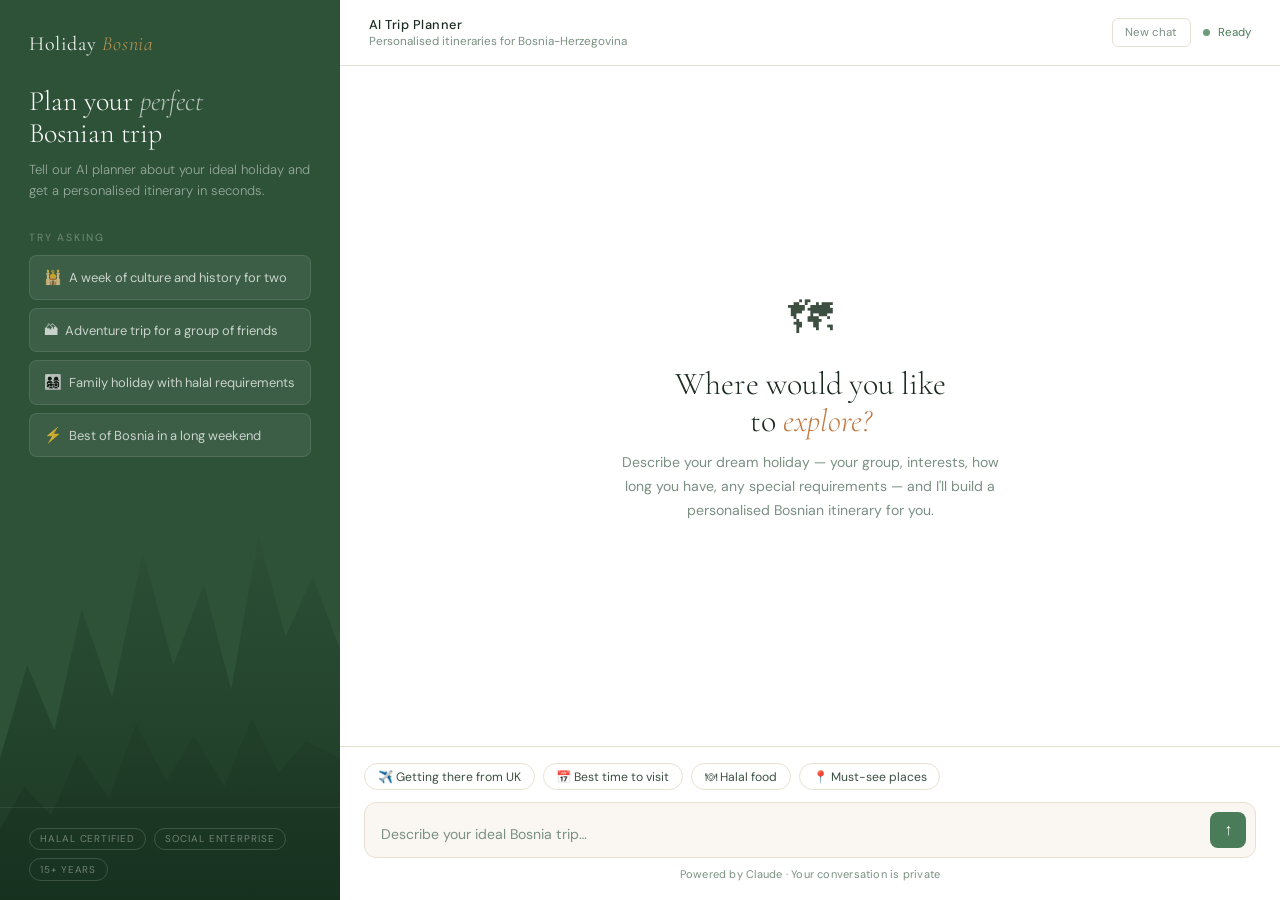
<file: trip-planner.html>
<!DOCTYPE html>
<html lang="en">
<head>
<meta charset="UTF-8">
<meta name="viewport" content="width=device-width, initial-scale=1.0">
<title>Holiday Bosnia — Trip Planner</title>
<link rel="preconnect" href="https://fonts.googleapis.com">
<link rel="preconnect" href="https://fonts.gstatic.com" crossorigin>
<link href="https://fonts.googleapis.com/css2?family=Cormorant+Garamond:ital,wght@0,300;0,400;1,300;1,400&family=DM+Sans:opsz,wght@9..40,300;9..40,400;9..40,500&display=swap" rel="stylesheet">
<style>
*, *::before, *::after { box-sizing: border-box; margin: 0; padding: 0; }

:root {
  --sage:     #4a7c59;
  --sage-lt:  #6a9c79;
  --sage-dk:  #2e5238;
  --copper:   #c07b45;
  --copper-lt:#d49060;
  --cream:    #faf7f2;
  --warm:     #f3ede3;
  --stone:    #e8e0d2;
  --chalk:    #ffffff;
  --ink:      #1c2b1f;
  --body:     #3d4f40;
  --muted:    #7a9080;
  --serif:    'Cormorant Garamond', Georgia, serif;
  --sans:     'DM Sans', sans-serif;
  --r:        10px;
  --sh:       0 4px 24px rgba(44,80,56,0.09);
  --sh-lg:    0 12px 48px rgba(44,80,56,0.14);
}

html, body { height: 100%; font-family: var(--sans); background: var(--cream); color: var(--body); -webkit-font-smoothing: antialiased; overflow: hidden; }

/* ── LAYOUT ── */
.app {
  display: grid;
  grid-template-columns: 340px 1fr;
  height: 100vh;
}

/* ── SIDEBAR ── */
.sidebar {
  background: var(--sage-dk);
  display: flex; flex-direction: column;
  overflow: hidden; position: relative;
}
.sidebar-mountains {
  position: absolute; bottom: 0; left: 0; right: 0; height: 45%;
  pointer-events: none;
}
.sidebar-mountains::before {
  content: ''; position: absolute; inset: 0;
  background: linear-gradient(180deg, transparent 0%, rgba(20,45,28,0.7) 100%);
  clip-path: polygon(0%100%,0%65%,8%42%,16%58%,24%28%,33%50%,42%14%,51%42%,60%22%,68%48%,76%10%,84%35%,92%20%,100%38%,100%100%);
}
.sidebar-mountains::after {
  content: ''; position: absolute; bottom: 0; left: 0; right: 0; height: 70%;
  background: linear-gradient(180deg, rgba(40,75,50,0.4) 0%, rgba(20,45,28,0.65) 100%);
  clip-path: polygon(0%100%,0%75%,7%60%,15%70%,23%48%,32%64%,40%38%,49%58%,57%42%,66%60%,74%36%,82%55%,90%44%,100%50%,100%100%);
}

.sidebar-top {
  padding: 2rem 1.8rem 1.5rem;
  position: relative; z-index: 2;
  flex-shrink: 0;
}
.logo {
  font-family: var(--serif); font-size: 1.25rem; font-weight: 400;
  color: rgba(255,255,255,0.9); letter-spacing: 0.04em; margin-bottom: 1.8rem;
  text-decoration: none; display: block;
}
.logo em { font-style: italic; color: rgba(212,160,86,0.85); font-weight: 300; }

.sidebar-heading {
  font-family: var(--serif);
  font-size: 1.75rem; font-weight: 300; line-height: 1.15;
  color: #fff; margin-bottom: 0.6rem;
}
.sidebar-heading em { font-style: italic; color: rgba(255,255,255,0.65); }
.sidebar-sub {
  font-size: 0.82rem; font-weight: 300;
  color: rgba(255,255,255,0.5); line-height: 1.65; margin-bottom: 1.8rem;
}

/* Quick prompts */
.quick-label {
  font-size: 0.65rem; letter-spacing: 0.18em; text-transform: uppercase;
  color: rgba(255,255,255,0.32); margin-bottom: 0.7rem;
}
.quick-prompts { display: flex; flex-direction: column; gap: 0.5rem; }
.qp {
  background: rgba(255,255,255,0.07);
  border: 1px solid rgba(255,255,255,0.1);
  border-radius: 8px; padding: 0.7rem 0.9rem;
  color: rgba(255,255,255,0.72); font-size: 0.81rem; line-height: 1.4;
  cursor: pointer; text-align: left;
  transition: background 0.18s, border-color 0.18s, transform 0.15s;
  font-family: var(--sans);
}
.qp:hover {
  background: rgba(255,255,255,0.12);
  border-color: rgba(255,255,255,0.2);
  transform: translateX(3px);
}
.qp-icon { margin-right: 0.45rem; font-size: 0.9rem; }

.sidebar-footer {
  margin-top: auto; padding: 1.2rem 1.8rem;
  position: relative; z-index: 2; flex-shrink: 0;
  border-top: 1px solid rgba(255,255,255,0.07);
}
.sidebar-badges { display: flex; gap: 0.5rem; flex-wrap: wrap; }
.sbadge {
  font-size: 0.62rem; letter-spacing: 0.09em; text-transform: uppercase;
  padding: 0.24rem 0.65rem;
  border: 1px solid rgba(255,255,255,0.16); color: rgba(255,255,255,0.38);
  border-radius: 100px;
}

/* ── CHAT AREA ── */
.chat-area {
  display: flex; flex-direction: column;
  background: var(--chalk); overflow: hidden;
}

/* Top bar */
.chat-topbar {
  display: flex; align-items: center; justify-content: space-between;
  padding: 1rem 1.8rem;
  background: #fff;
  border-bottom: 1px solid var(--stone);
  flex-shrink: 0;
}
.topbar-title { font-size: 0.8rem; font-weight: 500; color: var(--ink); letter-spacing: 0.04em; }
.topbar-sub { font-size: 0.73rem; color: var(--muted); }
.topbar-status {
  display: flex; align-items: center; gap: 0.5rem;
  font-size: 0.72rem; color: var(--sage);
}
.status-dot {
  width: 7px; height: 7px; background: var(--sage-lt);
  border-radius: 50%;
  animation: pulse 2.5s ease-in-out infinite;
}
@keyframes pulse { 0%,100%{opacity:1;transform:scale(1)} 50%{opacity:0.6;transform:scale(0.85)} }

/* Messages */
.messages {
  flex: 1; overflow-y: auto; padding: 1.8rem;
  display: flex; flex-direction: column; gap: 1.2rem;
  scroll-behavior: smooth;
}
.messages::-webkit-scrollbar { width: 4px; }
.messages::-webkit-scrollbar-track { background: transparent; }
.messages::-webkit-scrollbar-thumb { background: var(--stone); border-radius: 2px; }

/* Welcome state */
.welcome {
  display: flex; flex-direction: column; align-items: center;
  justify-content: center; flex: 1; padding: 3rem 2rem; text-align: center;
}
.welcome-icon {
  font-size: 2.8rem; margin-bottom: 1.2rem;
  animation: float 4s ease-in-out infinite;
}
@keyframes float { 0%,100%{transform:translateY(0)} 50%{transform:translateY(-8px)} }
.welcome-title {
  font-family: var(--serif); font-size: 2rem; font-weight: 300;
  color: var(--ink); line-height: 1.15; margin-bottom: 0.7rem;
}
.welcome-title em { font-style: italic; color: var(--copper); }
.welcome-body { font-size: 0.88rem; color: var(--muted); line-height: 1.7; max-width: 380px; }

/* Message bubbles */
.msg { display: flex; gap: 0.75rem; max-width: 82%; animation: msgIn 0.28s ease-out; }
@keyframes msgIn { from{opacity:0;transform:translateY(10px)} to{opacity:1;transform:none} }
.msg.user { align-self: flex-end; flex-direction: row-reverse; }
.msg.assistant { align-self: flex-start; }

.msg-avatar {
  width: 32px; height: 32px; border-radius: 50%; flex-shrink: 0;
  display: flex; align-items: center; justify-content: center;
  font-size: 0.85rem; margin-top: 2px;
}
.msg.assistant .msg-avatar { background: var(--sage); color: #fff; font-size: 0.7rem; font-weight: 500; letter-spacing: 0.02em; }
.msg.user .msg-avatar { background: var(--stone); color: var(--muted); }

.msg-bubble {
  padding: 0.85rem 1.1rem;
  border-radius: 12px; line-height: 1.65; font-size: 0.88rem;
}
.msg.assistant .msg-bubble {
  background: var(--warm); color: var(--body);
  border-bottom-left-radius: 3px;
}
.msg.user .msg-bubble {
  background: var(--sage); color: #fff;
  border-bottom-right-radius: 3px;
}

/* Itinerary card styling inside messages */
.msg-bubble h3 {
  font-family: var(--serif); font-size: 1.15rem; font-weight: 400;
  color: var(--ink); margin: 0.8rem 0 0.4rem; line-height: 1.25;
}
.msg-bubble h3:first-child { margin-top: 0; }
.msg-bubble h4 {
  font-size: 0.78rem; font-weight: 500; letter-spacing: 0.06em;
  text-transform: uppercase; color: var(--copper);
  margin: 0.9rem 0 0.35rem;
}
.msg-bubble p { margin-bottom: 0.5rem; }
.msg-bubble p:last-child { margin-bottom: 0; }
.msg-bubble ul { padding-left: 1.1rem; margin-bottom: 0.5rem; }
.msg-bubble ul li { margin-bottom: 0.25rem; }
.msg-bubble strong { color: var(--ink); font-weight: 500; }
.msg-bubble em { color: var(--copper); font-style: italic; }
.msg-bubble hr { border: none; border-top: 1px solid var(--stone); margin: 0.9rem 0; }

/* Day card */
.day-card {
  background: #fff; border: 1px solid var(--stone);
  border-radius: 8px; padding: 0.85rem 1rem;
  margin: 0.5rem 0;
}
.day-label {
  font-size: 0.65rem; letter-spacing: 0.16em; text-transform: uppercase;
  color: var(--copper); margin-bottom: 0.4rem;
}
.day-title { font-family: var(--serif); font-size: 1rem; font-weight: 400; color: var(--ink); }

/* Typing indicator */
.typing { display: flex; align-items: center; gap: 4px; padding: 0.85rem 1.1rem; }
.typing span {
  width: 7px; height: 7px; background: var(--muted);
  border-radius: 50%; animation: bounce 1.1s ease-in-out infinite;
}
.typing span:nth-child(2) { animation-delay: 0.18s; }
.typing span:nth-child(3) { animation-delay: 0.36s; }
@keyframes bounce { 0%,80%,100%{transform:translateY(0);opacity:0.4} 40%{transform:translateY(-6px);opacity:1} }

/* Input row */
.input-row {
  padding: 1rem 1.5rem 1.2rem;
  background: #fff; border-top: 1px solid var(--stone); flex-shrink: 0;
}
.input-wrap {
  display: flex; align-items: flex-end; gap: 0.6rem;
  background: var(--cream); border: 1.5px solid var(--stone);
  border-radius: 12px; padding: 0.55rem 0.55rem 0.55rem 1rem;
  transition: border-color 0.2s, box-shadow 0.2s;
}
.input-wrap:focus-within {
  border-color: var(--sage-lt);
  box-shadow: 0 0 0 3px rgba(74,124,89,0.1);
}
#userInput {
  flex: 1; background: none; border: none; outline: none;
  font-family: var(--sans); font-size: 0.88rem; color: var(--ink);
  resize: none; line-height: 1.5; max-height: 120px;
  min-height: 24px; padding: 0;
}
#userInput::placeholder { color: var(--muted); }
.send-btn {
  width: 36px; height: 36px; border-radius: 8px; border: none; cursor: pointer;
  background: var(--sage); color: #fff; flex-shrink: 0;
  display: flex; align-items: center; justify-content: center;
  transition: background 0.18s, transform 0.12s;
  font-size: 1rem;
}
.send-btn:hover:not(:disabled) { background: var(--sage-dk); transform: translateY(-1px); }
.send-btn:disabled { background: var(--stone); cursor: not-allowed; }

.input-hint {
  font-size: 0.69rem; color: var(--muted); text-align: center;
  margin-top: 0.55rem; letter-spacing: 0.02em;
}

/* Suggestion chips */
.chips {
  display: flex; gap: 0.5rem; flex-wrap: wrap; margin-bottom: 0.75rem;
}
.chip {
  background: #fff; border: 1px solid var(--stone);
  border-radius: 100px; padding: 0.3rem 0.8rem;
  font-size: 0.76rem; color: var(--body); cursor: pointer;
  transition: background 0.15s, border-color 0.15s;
  white-space: nowrap;
}
.chip:hover { background: var(--warm); border-color: var(--copper); color: var(--copper); }

/* Reset */
.reset-btn {
  background: none; border: 1px solid var(--stone);
  border-radius: 6px; padding: 0.35rem 0.8rem;
  font-size: 0.72rem; color: var(--muted); cursor: pointer;
  font-family: var(--sans);
  transition: border-color 0.15s, color 0.15s;
}
.reset-btn:hover { border-color: var(--copper); color: var(--copper); }

/* ── HANDOFF BUTTON ── */
.handoff-btn {
  display: none;
  align-items: center; gap: 0.5rem;
  background: var(--copper); color: #fff;
  border: none; border-radius: 100px;
  padding: 0.5rem 1.1rem;
  font-family: var(--sans); font-size: 0.76rem;
  letter-spacing: 0.07em; text-transform: uppercase;
  cursor: pointer; white-space: nowrap;
  box-shadow: 0 3px 14px rgba(192,123,69,0.3);
  transition: background 0.18s, transform 0.12s, box-shadow 0.18s;
}
.handoff-btn:hover { background: var(--copper-lt); transform: translateY(-1px); box-shadow: 0 5px 20px rgba(192,123,69,0.38); }
.handoff-btn.visible { display: flex; animation: fadeIn 0.4s ease; }
.handoff-btn svg { width: 14px; height: 14px; }

/* ── MODAL OVERLAY ── */
.modal-overlay {
  display: none; position: fixed; inset: 0; z-index: 500;
  background: rgba(20,40,25,0.55); backdrop-filter: blur(6px);
  align-items: center; justify-content: center; padding: 1.5rem;
}
.modal-overlay.open { display: flex; animation: overlayIn 0.22s ease; }
@keyframes overlayIn { from{opacity:0} to{opacity:1} }

.modal {
  background: #fff; border-radius: 16px;
  box-shadow: 0 24px 80px rgba(20,40,25,0.22);
  width: 100%; max-width: 500px;
  overflow: hidden;
  animation: modalIn 0.28s cubic-bezier(0.34,1.4,0.64,1);
}
@keyframes modalIn { from{opacity:0;transform:translateY(20px) scale(0.97)} to{opacity:1;transform:none} }

.modal-header {
  padding: 1.8rem 1.8rem 0;
  display: flex; justify-content: space-between; align-items: flex-start;
}
.modal-title-area {}
.modal-eyebrow {
  font-size: 0.65rem; letter-spacing: 0.18em; text-transform: uppercase;
  color: var(--copper); margin-bottom: 0.35rem;
}
.modal-title {
  font-family: var(--serif); font-size: 1.65rem; font-weight: 300;
  color: var(--ink); line-height: 1.15;
}
.modal-title em { font-style: italic; color: var(--copper); }
.modal-close {
  background: var(--warm); border: none; border-radius: 50%;
  width: 32px; height: 32px; cursor: pointer; flex-shrink: 0;
  display: flex; align-items: center; justify-content: center;
  color: var(--muted); font-size: 1rem; margin-left: 1rem; margin-top: -2px;
  transition: background 0.15s, color 0.15s;
}
.modal-close:hover { background: var(--stone); color: var(--ink); }

.modal-body { padding: 1.4rem 1.8rem 1.8rem; }
.modal-desc {
  font-size: 0.85rem; color: var(--muted); line-height: 1.65;
  margin-bottom: 1.4rem;
}

/* Form fields */
.field { margin-bottom: 1rem; }
.field label {
  display: block; font-size: 0.73rem; font-weight: 500;
  letter-spacing: 0.06em; text-transform: uppercase;
  color: var(--ink); margin-bottom: 0.4rem;
}
.field input, .field textarea {
  width: 100%; padding: 0.72rem 0.9rem;
  background: var(--cream); border: 1.5px solid var(--stone);
  border-radius: 8px; font-family: var(--sans); font-size: 0.88rem;
  color: var(--ink); outline: none;
  transition: border-color 0.18s, box-shadow 0.18s;
}
.field input:focus, .field textarea:focus {
  border-color: var(--sage-lt);
  box-shadow: 0 0 0 3px rgba(74,124,89,0.1);
}
.field input::placeholder, .field textarea::placeholder { color: var(--muted); }
.field textarea { resize: vertical; min-height: 70px; line-height: 1.55; }
.field-row { display: grid; grid-template-columns: 1fr 1fr; gap: 0.8rem; }

/* Consent note */
.consent {
  font-size: 0.75rem; color: var(--muted); line-height: 1.5;
  margin-bottom: 1.2rem;
  display: flex; gap: 0.5rem; align-items: flex-start;
}
.consent-icon { font-size: 0.9rem; flex-shrink: 0; margin-top: 0.05rem; }

/* Modal CTA */
.modal-cta {
  width: 100%; padding: 0.9rem;
  background: var(--sage); color: #fff; border: none;
  border-radius: 10px; font-family: var(--sans); font-size: 0.84rem;
  font-weight: 500; letter-spacing: 0.06em; cursor: pointer;
  display: flex; align-items: center; justify-content: center; gap: 0.6rem;
  transition: background 0.18s, transform 0.12s;
}
.modal-cta:hover:not(:disabled) { background: var(--sage-dk); transform: translateY(-1px); }
.modal-cta:disabled { background: var(--stone); color: var(--muted); cursor: not-allowed; transform: none; }

/* Generating state */
.modal-generating {
  display: none; flex-direction: column; align-items: center;
  padding: 2.5rem 1.8rem; text-align: center; gap: 1rem;
}
.modal-generating.active { display: flex; }
.gen-spinner {
  width: 42px; height: 42px;
  border: 3px solid var(--stone);
  border-top-color: var(--sage);
  border-radius: 50%;
  animation: spin 0.8s linear infinite;
}
@keyframes spin { to{transform:rotate(360deg)} }
.gen-title { font-family: var(--serif); font-size: 1.2rem; font-weight: 300; color: var(--ink); }
.gen-sub { font-size: 0.82rem; color: var(--muted); line-height: 1.6; }

/* Success state */
.modal-success {
  display: none; flex-direction: column; align-items: center;
  padding: 2.5rem 1.8rem; text-align: center; gap: 0.8rem;
}
.modal-success.active { display: flex; }
.success-icon {
  width: 52px; height: 52px; background: linear-gradient(135deg, var(--sage) 0%, var(--sage-dk) 100%);
  border-radius: 50%; display: flex; align-items: center; justify-content: center;
  font-size: 1.4rem; margin-bottom: 0.3rem;
  animation: successPop 0.4s cubic-bezier(0.34,1.5,0.64,1);
}
@keyframes successPop { from{transform:scale(0)} to{transform:scale(1)} }
.success-title { font-family: var(--serif); font-size: 1.5rem; font-weight: 300; color: var(--ink); }
.success-title em { font-style: italic; color: var(--sage); }
.success-body { font-size: 0.84rem; color: var(--muted); line-height: 1.65; max-width: 320px; }
.success-note {
  background: var(--warm); border: 1px solid var(--stone); border-radius: 8px;
  padding: 0.8rem 1rem; font-size: 0.78rem; color: var(--body); line-height: 1.5;
  width: 100%; text-align: left;
}
.success-note strong { color: var(--ink); }
.success-actions { display: flex; gap: 0.6rem; width: 100%; margin-top: 0.4rem; }
.success-actions button {
  flex: 1; padding: 0.7rem; border-radius: 8px; font-family: var(--sans);
  font-size: 0.78rem; cursor: pointer; transition: all 0.15s;
  letter-spacing: 0.04em;
}
.btn-copy {
  background: var(--warm); border: 1px solid var(--stone); color: var(--body);
}
.btn-copy:hover { border-color: var(--sage); color: var(--sage); }
.btn-done {
  background: var(--sage); border: none; color: #fff;
}
.btn-done:hover { background: var(--sage-dk); }

/* Mobile */
@media (max-width: 760px) {
  .app { grid-template-columns: 1fr; }
  .sidebar { display: none; }
  .chat-area { height: 100dvh; }
  .field-row { grid-template-columns: 1fr; }
  .modal { border-radius: 16px 16px 0 0; margin-top: auto; max-width: 100%; }
  .modal-overlay { align-items: flex-end; padding: 0; }
}
</style>
</head>
<body>
<div class="app">

  <!-- SIDEBAR -->
  <aside class="sidebar">
    <div class="sidebar-mountains"></div>
    <div class="sidebar-top">
      <a href="#" class="logo">Holiday <em>Bosnia</em></a>
      <h2 class="sidebar-heading">Plan your <em>perfect</em><br>Bosnian trip</h2>
      <p class="sidebar-sub">Tell our AI planner about your ideal holiday and get a personalised itinerary in seconds.</p>

      <div class="quick-label">Try asking</div>
      <div class="quick-prompts">
        <button class="qp" onclick="sendQuick(this.dataset.q)" data-q="I'd like a 7-day trip for two people interested in history, Ottoman architecture, and good food. Budget is moderate.">
          <span class="qp-icon">🕌</span>A week of culture and history for two
        </button>
        <button class="qp" onclick="sendQuick(this.dataset.q)" data-q="We're a group of 4 friends looking for an adventure trip — whitewater rafting, hiking, maybe some skiing. 5–6 days in late winter.">
          <span class="qp-icon">🏔</span>Adventure trip for a group of friends
        </button>
        <button class="qp" onclick="sendQuick(this.dataset.q)" data-q="Family holiday with two young children, 10 days, we need halal food options and child-friendly activities.">
          <span class="qp-icon">👨‍👩‍👧‍👦</span>Family holiday with halal requirements
        </button>
        <button class="qp" onclick="sendQuick(this.dataset.q)" data-q="I have just 4 days and want the very best of Bosnia — what do you recommend?">
          <span class="qp-icon">⚡</span>Best of Bosnia in a long weekend
        </button>
      </div>
    </div>
    <div class="sidebar-footer">
      <div class="sidebar-badges">
        <span class="sbadge">Halal Certified</span>
        <span class="sbadge">Social Enterprise</span>
        <span class="sbadge">15+ Years</span>
      </div>
    </div>
  </aside>

  <!-- CHAT -->
  <main class="chat-area">
    <div class="chat-topbar">
      <div>
        <div class="topbar-title">AI Trip Planner</div>
        <div class="topbar-sub">Personalised itineraries for Bosnia-Herzegovina</div>
      </div>
      <div style="display:flex;align-items:center;gap:0.75rem">
        <button class="handoff-btn" id="handoffBtn" onclick="openHandoff()">
          <svg viewBox="0 0 16 16" fill="none" xmlns="http://www.w3.org/2000/svg"><path d="M2 8H14M14 8L10 4M14 8L10 12" stroke="currentColor" stroke-width="1.5" stroke-linecap="round" stroke-linejoin="round"/></svg>
          Save &amp; Request Quote
        </button>
        <button class="reset-btn" onclick="resetChat()">New chat</button>
        <div class="topbar-status"><div class="status-dot"></div>Ready</div>
      </div>
    </div>

    <div class="messages" id="messages">
      <div class="welcome" id="welcome">
        <div class="welcome-icon">🗺</div>
        <h2 class="welcome-title">Where would you like<br>to <em>explore?</em></h2>
        <p class="welcome-body">Describe your dream holiday — your group, interests, how long you have, any special requirements — and I'll build a personalised Bosnian itinerary for you.</p>
      </div>
    </div>

    <div class="input-row">
      <div class="chips" id="chips">
        <span class="chip" onclick="sendQuick('How long does it take to get to Bosnia from the UK?')">✈️ Getting there from UK</span>
        <span class="chip" onclick="sendQuick('What is the best time of year to visit Bosnia?')">📅 Best time to visit</span>
        <span class="chip" onclick="sendQuick('Tell me about halal food options in Bosnia')">🍽 Halal food</span>
        <span class="chip" onclick="sendQuick('What are the must-see places in Bosnia?')">📍 Must-see places</span>
      </div>
      <div class="input-wrap">
        <textarea id="userInput" placeholder="Describe your ideal Bosnia trip…" rows="1"></textarea>
        <button class="send-btn" id="sendBtn" onclick="sendMessage()" title="Send">
          ↑
        </button>
      </div>
      <div class="input-hint">Powered by Claude · Your conversation is private</div>
    </div>
  </main>

</div>

<!-- HANDOFF MODAL -->
<div class="modal-overlay" id="modalOverlay" onclick="handleOverlayClick(event)">
  <div class="modal" id="modal">
    <div id="modalForm">
      <div class="modal-header">
        <div class="modal-title-area">
          <div class="modal-eyebrow">Almost there</div>
          <h2 class="modal-title">Send my <em>itinerary</em></h2>
        </div>
        <button class="modal-close" onclick="closeHandoff()">&#x2715;</button>
      </div>
      <div class="modal-body">
        <p class="modal-desc">We'll generate a beautifully formatted version of your itinerary and send it to your inbox. The Holiday Bosnia team will also receive a copy and be in touch within 24 hours to confirm availability and pricing.</p>
        <div class="field-row">
          <div class="field">
            <label for="guestName">Your name</label>
            <input type="text" id="guestName" placeholder="e.g. Sarah Ahmed" autocomplete="given-name">
          </div>
          <div class="field">
            <label for="guestEmail">Email address</label>
            <input type="email" id="guestEmail" placeholder="you@example.com" autocomplete="email">
          </div>
        </div>
        <div class="field">
          <label for="guestNotes">Anything to add? <span style="font-weight:300;text-transform:none;letter-spacing:0;color:var(--muted)">(optional)</span></label>
          <textarea id="guestNotes" placeholder="Budget range, specific dates, accessibility needs, anything else the team should know..."></textarea>
        </div>
        <div class="consent">
          <span class="consent-icon">&#x1F512;</span>
          <span>Your details will only be used to send your itinerary and respond to your enquiry. Holiday Bosnia will never share your information with third parties.</span>
        </div>
        <button class="modal-cta" id="modalCta" onclick="generateAndSend()">
          <svg width="16" height="16" viewBox="0 0 16 16" fill="none"><path d="M2 2.5L14 8L2 13.5V9.5L10 8L2 6.5V2.5Z" fill="currentColor"/></svg>
          Generate &amp; Send Itinerary
        </button>
      </div>
    </div>
    <div class="modal-generating" id="modalGenerating">
      <div class="gen-spinner"></div>
      <div class="gen-title">Crafting your itinerary...</div>
      <div class="gen-sub">Claude is summarising your conversation into a polished, ready-to-keep travel plan.</div>
    </div>
    <div class="modal-success" id="modalSuccess">
      <div class="success-icon">&#x2713;</div>
      <div class="success-title">Itinerary <em>ready</em></div>
      <div class="success-body">Your email client will open with everything pre-filled. The Holiday Bosnia team will be in touch within 24 hours to confirm availability and pricing.</div>
      <div class="success-note" id="successNote"></div>
      <div class="success-actions">
        <button class="btn-copy" onclick="copyItinerary()">&#x1F4CB; Copy itinerary</button>
        <button class="btn-done" onclick="closeHandoff()">Done</button>
      </div>
    </div>
  </div>
</div>

<script>
const SYSTEM_PROMPT = `You are the AI trip planner for Holiday Bosnia, a Sarajevo-based ethical travel company and social enterprise. You specialise in creating personalised itineraries for Bosnia-Herzegovina.

YOUR ROLE:
- Ask warm, natural follow-up questions to understand the traveller's needs
- Generate detailed, structured itineraries grounded in real places and experiences
- Always recommend the most relevant tour package at the end
- Be knowledgeable, enthusiastic, and friendly — like a well-travelled local friend

ABOUT HOLIDAY BOSNIA:
- Halal-certified tour operator, welcoming guests of all backgrounds
- Social enterprise: profits support vulnerable communities in Bosnia
- All guides are licensed local professionals
- Every holiday is tailored to the traveller
- Partners: Austrian Airlines, Lufthansa, Turkish Airlines, FlyNas, Fly Bosnia

TOUR PACKAGES:
1. 4-Day Short Tour — Best of Bosnia snapshot: Sarajevo old town, Mostar day trip, Počitelj village. Perfect for a long weekend. Moderate paced.
2. 7-Day Classic Tour — Sarajevo (2 nights), Mostar (2 nights), Jajce waterfall & fortress, Travnik. The definitive Bosnia experience.
3. 10-Day Grand Tour — Everything in the classic plus Blagaj tekke (dervish monastery), Kravice waterfalls, Počitelj, rural village stay, traditional food experiences.
4. 10-Day Bosnian Kingdom Tour — Focuses on medieval Bosnia: Bobovac fortress, Jajce, Sutjeska National Park (primeval forest, highest peak Maglić), Foča rafting, Blagaj.

ACTIVITY TOURS:
- Skiing: Bjelašnica and Jahorina mountains near Sarajevo. Some of Europe's most affordable skiing. Best Dec–Mar.
- Whitewater Rafting: Una River (best Jun–Sep), Neretva River. Suitable for families to experienced rafters.
- Hiking & Trekking: Sutjeska National Park, Bjelašnica, Via Dinarica trail. All levels catered for.
- Biking: Routes through river valleys and forests. Guided or self-guided.
- City Tours: Half-day or full-day guided Sarajevo walks (Baščaršija, Latin Bridge, Yellow Fortress, War Tunnel Museum).

KEY DESTINATIONS:
- Sarajevo: Ottoman Baščaršija bazaar, Latin Bridge (Franz Ferdinand assassination site), Gazi Husrev-beg Mosque (oldest in BiH), Yellow Fortress views, War Tunnel Museum, vibrant café culture. Mix of East and West.
- Mostar: Stari Most (UNESCO bridge, rebuilt after war), Old Bazaar, cliff diving, Herzegovina wine region nearby, Blagaj tekke 12km away.
- Jajce: Medieval fortress town, spectacular waterfall in the town centre, catacombs, AVNOJ memorial museum.
- Travnik: Birthplace of Nobel laureate Ivo Andrić, Ottoman clock tower, colourful mosque, fortress.
- Počitelj: Living Ottoman village, dramatically terraced on a cliff, medieval tower, mosque. Feels like stepping back 500 years.
- Blagaj: 16th-century dervish monastery built into a cliff above the Buna spring — one of Bosnia's most extraordinary sights.
- Sutjeska National Park: Bosnia's oldest national park. Primeval Perućica rainforest (one of Europe's last), glacial lakes, Maglić peak (2,386m).
- Kravice Waterfalls: Emerald tiered waterfalls, popular for swimming in summer.

FESTIVALS & EVENTS:
- Jazz Fest Sarajevo: Usually November
- MESS Theatre Festival: October
- Sarajevo Film Festival: August (one of Europe's most important)
- Baščaršija Nights: July (outdoor concerts in the old bazaar)
- Pravo Ljudski Human Rights Film Festival: October
- ZVRK Dance Festival: Autumn

PRACTICAL INFO:
- Currency: Bosnian Mark (BAM), pegged to Euro. Cash widely used.
- Language: Bosnian/Serbian/Croatian. English spoken in tourist areas.
- Halal food: Widely available throughout Bosnia — Bosnia is majority Muslim, so halal options are plentiful and natural, not specialist.
- Best time to visit: May–Oct for most travel. Dec–Mar for skiing. Avoid July/August for Mostar (very busy).
- Getting there from UK: Fly to Sarajevo direct (Wizz Air from London) or via Vienna (Austrian), Frankfurt (Lufthansa), Istanbul (Turkish Airlines). 2.5–3hr flight.
- Visa: UK/EU citizens do not need a visa for Bosnia.
- Safety: Bosnia is safe for tourists. Mines exist in some remote rural and mountain areas — never go off-trail without a guide.

ITINERARY FORMAT:
When generating an itinerary, use clear markdown structure with day-by-day breakdowns. Include accommodation type suggestions, meal highlights (especially halal options if relevant), estimated travel times, and energy level indicators. End with a recommended package and a warm call-to-action to get in touch.

TONE:
Warm, knowledgeable, personal. Never pushy. Treat every traveller as an individual. Show genuine enthusiasm for Bosnia's culture, landscape, and people.`;

let history = [];
let plannerSessionId = null;
let isLoading = false;

function autoResize(el) {
  el.style.height = 'auto';
  el.style.height = Math.min(el.scrollHeight, 120) + 'px';
}

const textarea = document.getElementById('userInput');
textarea.addEventListener('input', () => autoResize(textarea));
textarea.addEventListener('keydown', e => {
  if (e.key === 'Enter' && !e.shiftKey) { e.preventDefault(); sendMessage(); }
});

function hideWelcome() {
  const w = document.getElementById('welcome');
  if (w) { w.style.display = 'none'; }
  document.getElementById('chips').style.display = 'none';
}

function addMessage(role, content) {
  hideWelcome();
  const messages = document.getElementById('messages');
  const div = document.createElement('div');
  div.className = `msg ${role}`;

  const avatar = document.createElement('div');
  avatar.className = 'msg-avatar';
  avatar.textContent = role === 'assistant' ? 'HB' : '✦';

  const bubble = document.createElement('div');
  bubble.className = 'msg-bubble';

  if (role === 'assistant') {
    bubble.innerHTML = renderMarkdown(content);
  } else {
    bubble.textContent = content;
  }

  div.appendChild(avatar);
  div.appendChild(bubble);
  messages.appendChild(div);
  messages.scrollTop = messages.scrollHeight;
  return bubble;
}

function showTyping() {
  const messages = document.getElementById('messages');
  const div = document.createElement('div');
  div.className = 'msg assistant';
  div.id = 'typing-indicator';

  const avatar = document.createElement('div');
  avatar.className = 'msg-avatar';
  avatar.textContent = 'HB';

  const bubble = document.createElement('div');
  bubble.className = 'msg-bubble typing';
  bubble.innerHTML = '<span></span><span></span><span></span>';

  div.appendChild(avatar);
  div.appendChild(bubble);
  messages.appendChild(div);
  messages.scrollTop = messages.scrollHeight;
}

function hideTyping() {
  const t = document.getElementById('typing-indicator');
  if (t) t.remove();
}

async function readApiResponse(response) {
  const contentType = response.headers.get('content-type') || '';
  if (contentType.includes('application/json')) {
    return response.json();
  }

  const text = await response.text();
  return { error: { message: text || `HTTP ${response.status}` } };
}

function renderMarkdown(text) {
  return text
    .replace(/&/g, '&amp;').replace(/</g, '&lt;').replace(/>/g, '&gt;')
    .replace(/^### (.+)$/gm, '<h4>$1</h4>')
    .replace(/^## (.+)$/gm, '<h3>$1</h3>')
    .replace(/^# (.+)$/gm, '<h3>$1</h3>')
    .replace(/\*\*(.+?)\*\*/g, '<strong>$1</strong>')
    .replace(/\*(.+?)\*/g, '<em>$1</em>')
    .replace(/^---$/gm, '<hr>')
    .replace(/^[-•] (.+)$/gm, '<li>$1</li>')
    .replace(/(<li>.*<\/li>\n?)+/g, m => `<ul>${m}</ul>`)
    .replace(/\n\n/g, '</p><p>')
    .replace(/^(?!<[hul]|<\/[hul]|<hr|<li|<\/li)(.+)$/gm, (m, p1) => p1 ? p1 : '')
    .replace(/(<p>)?(<h[34]>)/g, '$2')
    .replace(/(<\/h[34]>)(<\/p>)?/g, '$1')
    .split('\n').filter(l => l.trim()).map(l => {
      if (/^<[hrul]/.test(l) || /^<\/[hrul]/.test(l)) return l;
      if (!l.startsWith('<')) return `<p>${l}</p>`;
      return l;
    }).join('');
}

async function sendMessage() {
  const input = document.getElementById('userInput');
  const text = input.value.trim();
  if (!text || isLoading) return;

  input.value = '';
  autoResize(input);
  setLoading(true);

  addMessage('user', text);
  history.push({ role: 'user', content: text });

  showTyping();

  try {
    const response = await fetch('/api/planner/chat', {
      method: 'POST',
      headers: { 'Content-Type': 'application/json' },
      body: JSON.stringify({
        sessionId: plannerSessionId,
        message: text,
        context: { source: 'web', locale: 'en-GB' }
      })
    });

    const data = await readApiResponse(response);
    if (!response.ok) {
      throw new Error(data?.error?.message || 'Planner request failed');
    }

    plannerSessionId = data.sessionId;
    hideTyping();

    const reply = data?.assistantMessage?.content || "I'm sorry, I couldn't generate a response. Please try again.";
    history.push({ role: 'assistant', content: reply });
    addMessage('assistant', reply);
    showHandoffButton();

  } catch (err) {
    hideTyping();
    addMessage('assistant', 'Sorry, something went wrong. Please try again in a moment.');
    console.error(err);
  }

  setLoading(false);
}

function sendQuick(text) {
  document.getElementById('userInput').value = text;
  sendMessage();
}

function setLoading(val) {
  isLoading = val;
  document.getElementById('sendBtn').disabled = val;
  document.getElementById('userInput').disabled = val;
}

function resetChat() {
  history = [];
  plannerSessionId = null;
  const messages = document.getElementById('messages');
  messages.innerHTML = '';

  const welcome = document.createElement('div');
  welcome.id = 'welcome';
  welcome.className = 'welcome';
  welcome.innerHTML = `
    <div class="welcome-icon">🗺</div>
    <h2 class="welcome-title">Where would you like<br>to <em>explore?</em></h2>
    <p class="welcome-body">Describe your dream holiday — your group, interests, how long you have, any special requirements — and I'll build a personalised Bosnian itinerary for you.</p>
  `;
  messages.appendChild(welcome);
  document.getElementById('chips').style.display = 'flex';
  const hb = document.getElementById('handoffBtn');
  if (hb) hb.classList.remove('visible');
  generatedEmailBody = '';
  setLoading(false);
}

// ── HANDOFF FUNCTIONS ──

let generatedEmailBody = '';

function showHandoffButton() {
  const btn = document.getElementById('handoffBtn');
  if (btn && !btn.classList.contains('visible')) {
    btn.classList.add('visible');
  }
}

function openHandoff() {
  if (history.length < 2) {
    alert('Have a conversation first and I will generate your personalised itinerary!');
    return;
  }
  showState('form');
  document.getElementById('modalOverlay').classList.add('open');
  document.getElementById('guestName').focus();
}

function closeHandoff() {
  document.getElementById('modalOverlay').classList.remove('open');
}

function handleOverlayClick(e) {
  if (e.target === document.getElementById('modalOverlay')) closeHandoff();
}

function showState(state) {
  document.getElementById('modalForm').style.display = state === 'form' ? 'block' : 'none';
  const gen = document.getElementById('modalGenerating');
  const suc = document.getElementById('modalSuccess');
  gen.classList.toggle('active', state === 'generating');
  suc.classList.toggle('active', state === 'success');
}

async function generateAndSend() {
  const name = document.getElementById('guestName').value.trim();
  const email = document.getElementById('guestEmail').value.trim();
  const notes = document.getElementById('guestNotes').value.trim();

  if (!name) { document.getElementById('guestName').focus(); return; }
  if (!email || !email.includes('@')) { document.getElementById('guestEmail').focus(); return; }

  showState('generating');

  try {
    if (!plannerSessionId) {
      throw new Error('Start a conversation first so we can generate your itinerary.');
    }

    const response = await fetch('/api/planner/handoff', {
      method: 'POST',
      headers: { 'Content-Type': 'application/json' },
      body: JSON.stringify({
        sessionId: plannerSessionId,
        guestName: name,
        guestEmail: email,
        notes: notes || undefined
      })
    });

    const data = await readApiResponse(response);
    if (!response.ok) {
      throw new Error(data?.error?.message || 'Failed to generate itinerary.');
    }

    const emailBody = data?.itineraryText || 'Please see your itinerary details below.';
    generatedEmailBody = emailBody;

    // Show success preview
    const preview = emailBody.substring(0, 180).replace(/\n/g, ' ') + '…';
    document.getElementById('successNote').innerHTML =
      '<strong>Preview:</strong> ' + escapeHtml(preview);

    showState('success');

    // Open mailto
    const subject = encodeURIComponent('My Holiday Bosnia Itinerary — ' + name);
    const body = encodeURIComponent(emailBody);
    const mailtoLink = `mailto:${email}?cc=info@holidaybosnia.com&subject=${subject}&body=${body}`;
    window.location.href = mailtoLink;

  } catch (err) {
    console.error(err);
    showState('form');
    alert('Something went wrong generating your itinerary. Please try again.');
  }
}

function copyItinerary() {
  if (!generatedEmailBody) return;
  navigator.clipboard.writeText(generatedEmailBody).then(() => {
    const btn = document.querySelector('.btn-copy');
    btn.textContent = 'Copied!';
    setTimeout(() => { btn.textContent = 'Copy itinerary'; }, 2000);
  });
}

function escapeHtml(str) {
  return str.replace(/&/g,'&amp;').replace(/</g,'&lt;').replace(/>/g,'&gt;');
}

// Expose functions for inline onclick handlers
window.sendMessage = sendMessage;
window.sendQuick = sendQuick;
window.resetChat = resetChat;
window.openHandoff = openHandoff;
window.closeHandoff = closeHandoff;
window.handleOverlayClick = handleOverlayClick;
window.generateAndSend = generateAndSend;
window.copyItinerary = copyItinerary;

</script>
</body>
</html>
</file>
